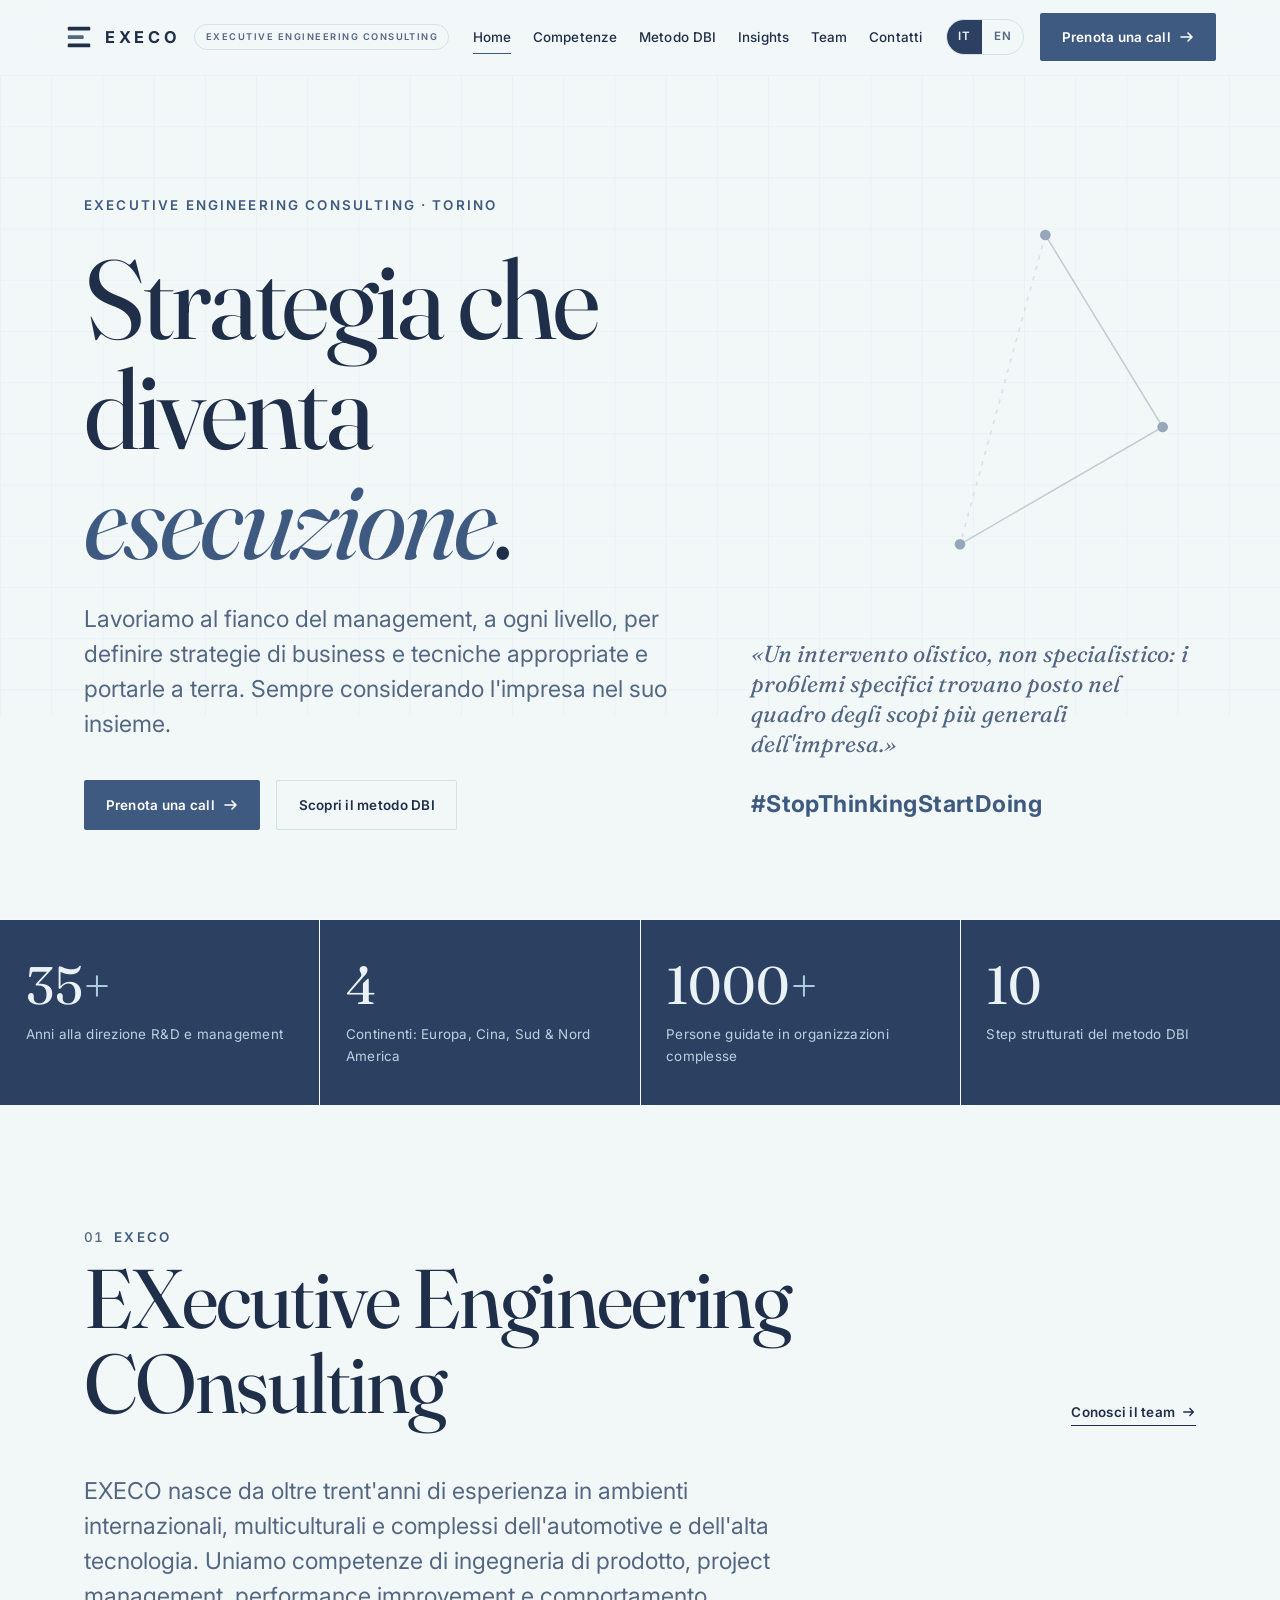
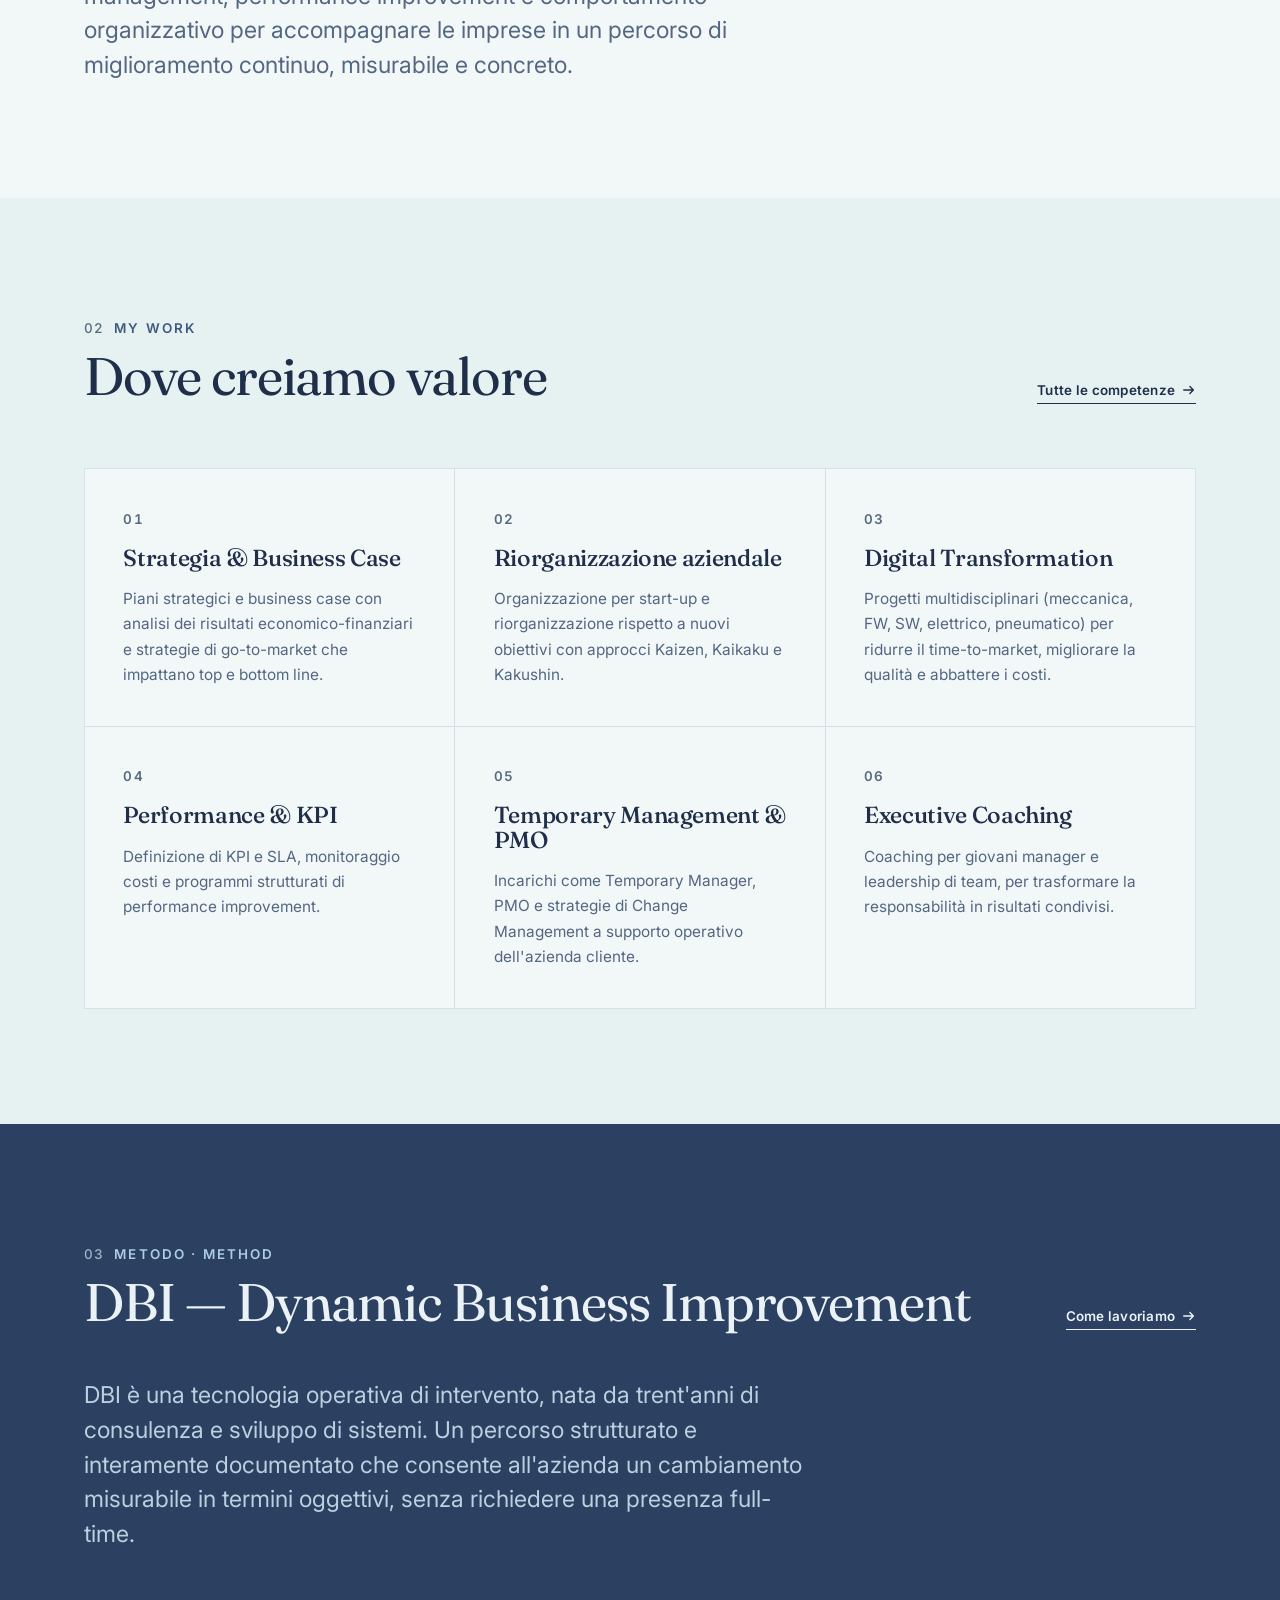
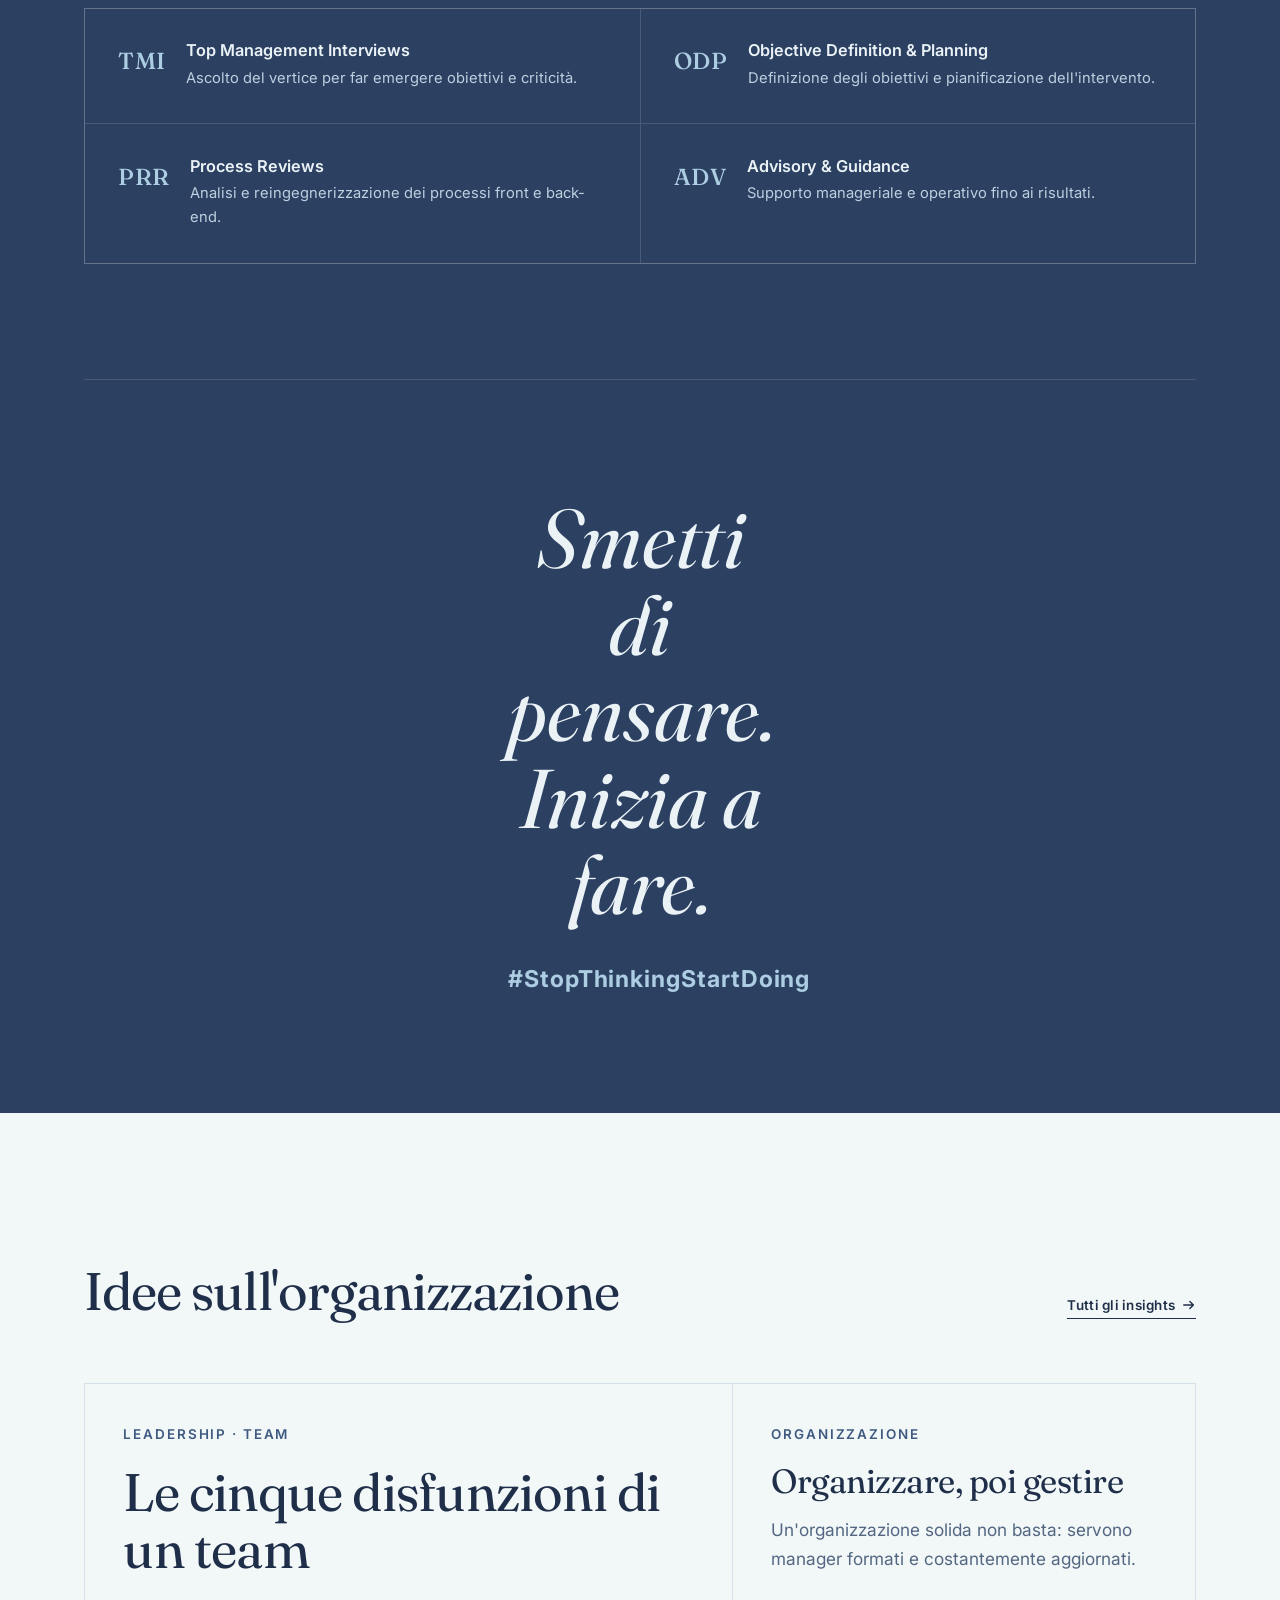
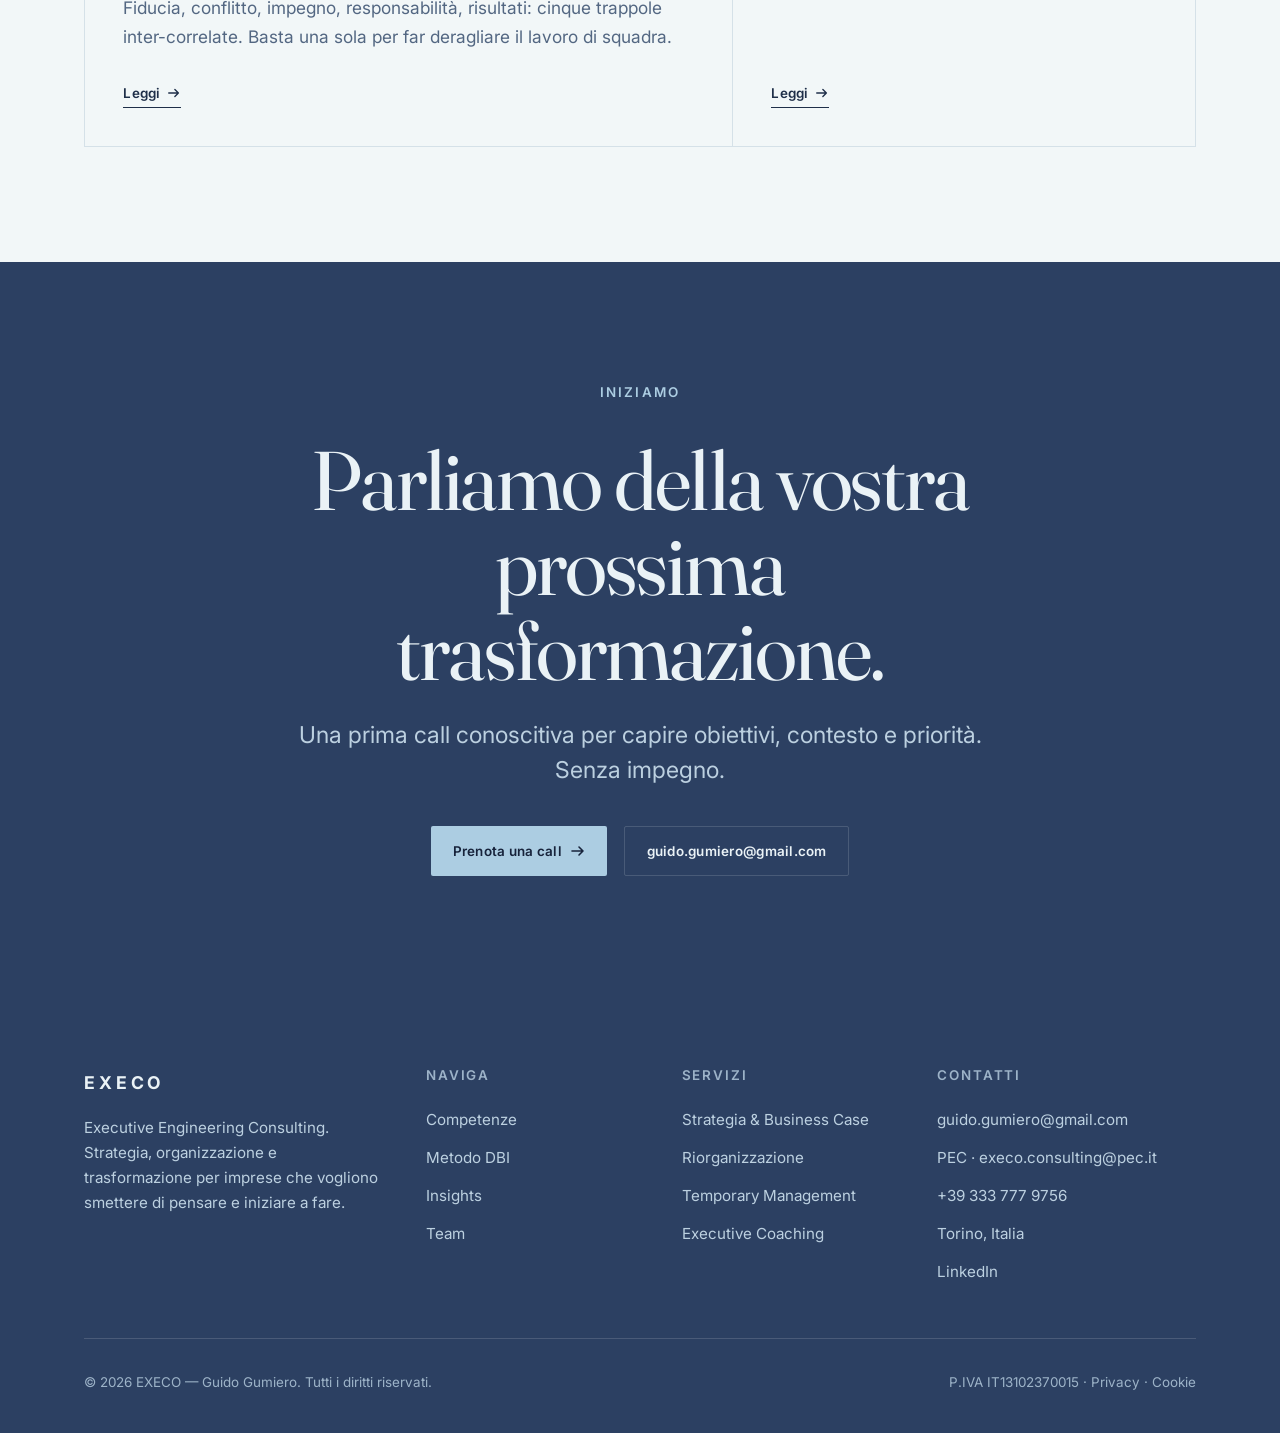
<file: index.html>
<!doctype html>
<html lang="it" data-lang="it">
<head>
  <meta charset="utf-8">
  <meta name="viewport" content="width=device-width, initial-scale=1">
  <title>EXECO — Executive Engineering Consulting · Torino</title>
  <meta name="description" content="EXECO — Executive Engineering Consulting di Guido Gumiero. Strategia, organizzazione e trasformazione per imprese industriali e tecnologiche. Torino, Italia.">
  <link rel="preconnect" href="https://fonts.googleapis.com">
  <link rel="preconnect" href="https://fonts.gstatic.com" crossorigin>
  <link rel="icon" href="data:image/svg+xml,%3Csvg xmlns='http://www.w3.org/2000/svg' viewBox='0 0 32 32'%3E%3Crect x='4' y='5' width='24' height='4' rx='1' fill='%232c4062'/%3E%3Crect x='4' y='14' width='17' height='4' rx='1' fill='%23536782'/%3E%3Crect x='4' y='23' width='24' height='4' rx='1' fill='%232c4062'/%3E%3C/svg%3E">
  <link rel="stylesheet" href="assets/css/styles.css">
</head>
<body>
  <header class="site-header" id="site-header"></header>

  <main>
    <!-- HERO -->
    <section class="hero">
      <svg class="blueprint" viewBox="0 0 1200 600" preserveAspectRatio="xMidYMid slice" aria-hidden="true">
        <defs>
          <pattern id="grid" width="48" height="48" patternUnits="userSpaceOnUse">
            <path d="M48 0H0V48" fill="none" stroke="#2c4062" stroke-width="1" opacity="0.10"/>
          </pattern>
        </defs>
        <rect width="1200" height="600" fill="url(#grid)"/>
        <circle cx="980" cy="150" r="5" fill="#3f5a80"/>
        <circle cx="1090" cy="330" r="5" fill="#3f5a80"/>
        <circle cx="900" cy="440" r="5" fill="#3f5a80"/>
        <path d="M980 150 L1090 330 L900 440" fill="none" stroke="#3f5a80" stroke-width="1.4" opacity="0.55"/>
        <path d="M980 150 L900 440" fill="none" stroke="#3f5a80" stroke-width="1.4" opacity="0.28" stroke-dasharray="4 6"/>
      </svg>

      <div class="wrap hero-grid">
        <div>
          <span class="eyebrow no-num" data-reveal>Executive Engineering Consulting · Torino</span>
          <h1 class="h-hero" data-reveal data-delay="1">
            <span data-lang="it">Strategia che diventa <em class="hl">esecuzione</em>.</span>
            <span data-lang="en">Strategy that becomes <em class="hl">execution</em>.</span>
          </h1>
          <p class="lead" data-reveal data-delay="2">
            <span data-lang="it">Lavoriamo al fianco del management, a ogni livello, per definire strategie di business e tecniche appropriate e portarle a terra. Sempre considerando l'impresa nel suo insieme.</span>
            <span data-lang="en">We work alongside management, at every level, to define the right business and technical strategies, and drive their implementation. Always looking at the company as a whole.</span>
          </p>
          <div class="hero-cta" data-reveal data-delay="3">
            <a class="btn btn-primary" href="contact.html">
              <span data-lang="it">Prenota una call</span><span data-lang="en">Book a call</span>
              <svg viewBox="0 0 16 16" fill="none" aria-hidden="true"><path d="M2 8h11M9 4l4 4-4 4" stroke="currentColor" stroke-width="1.6" stroke-linecap="round" stroke-linejoin="round"/></svg>
            </a>
            <a class="btn btn-outline" href="approach.html">
              <span data-lang="it">Scopri il metodo DBI</span><span data-lang="en">Discover the DBI method</span>
            </a>
          </div>
        </div>
        <div class="hero-side" data-reveal data-delay="2">
          <p class="hero-statement">
            <span data-lang="it">«Un intervento olistico, non specialistico: i problemi specifici trovano posto nel quadro degli scopi più generali dell'impresa.»</span>
            <span data-lang="en">“A holistic intervention, not a specialist one: specific problems are placed within the framework of the company's broader purpose.”</span>
          </p>
          <p class="hero-hash">#StopThinkingStartDoing</p>
        </div>
      </div>
    </section>

    <!-- METRICS -->
    <section aria-label="EXECO in numbers">
      <div class="metrics">
        <div class="metric" data-reveal>
          <div class="num">35<span class="u">+</span></div>
          <div class="lbl"><span data-lang="it">Anni alla direzione R&amp;D e management</span><span data-lang="en">Years in R&amp;D and management leadership</span></div>
        </div>
        <div class="metric" data-reveal data-delay="1">
          <div class="num">4</div>
          <div class="lbl"><span data-lang="it">Continenti: Europa, Cina, Sud &amp; Nord America</span><span data-lang="en">Continents: Europe, China, South &amp; North America</span></div>
        </div>
        <div class="metric" data-reveal data-delay="2">
          <div class="num">1000<span class="u">+</span></div>
          <div class="lbl"><span data-lang="it">Persone guidate in organizzazioni complesse</span><span data-lang="en">People led across complex organisations</span></div>
        </div>
        <div class="metric" data-reveal data-delay="3">
          <div class="num">10</div>
          <div class="lbl"><span data-lang="it">Step strutturati del metodo DBI</span><span data-lang="en">Structured steps in the DBI method</span></div>
        </div>
      </div>
    </section>

    <!-- POSITIONING -->
    <section class="section">
      <div class="wrap">
        <div class="sec-head split">
          <div>
            <span class="eyebrow" data-num="01" data-reveal>EXECO</span>
            <h2 class="h-1" data-reveal data-delay="1">
              <span data-lang="it">EXecutive Engineering COnsulting</span>
              <span data-lang="en">EXecutive Engineering COnsulting</span>
            </h2>
          </div>
          <a class="link-arrow" href="about.html" data-reveal data-delay="2">
            <span data-lang="it">Conosci il team</span><span data-lang="en">Meet the team</span>
            <svg viewBox="0 0 16 16" fill="none" aria-hidden="true"><path d="M2 8h11M9 4l4 4-4 4" stroke="currentColor" stroke-width="1.6" stroke-linecap="round" stroke-linejoin="round"/></svg>
          </a>
        </div>
        <div class="mt-3" style="max-width:64ch">
          <p class="lead" data-reveal>
            <span data-lang="it">EXECO nasce da oltre trent'anni di esperienza in ambienti internazionali, multiculturali e complessi dell'automotive e dell'alta tecnologia. Uniamo competenze di ingegneria di prodotto, project management, performance improvement e comportamento organizzativo per accompagnare le imprese in un percorso di miglioramento continuo, misurabile e concreto.</span>
            <span data-lang="en">EXECO is built on more than thirty years of experience in international, multicultural and complex environments across automotive and high tech. We combine product engineering, project management, performance improvement and organisational behaviour to guide companies through a continuous, measurable and concrete improvement journey.</span>
          </p>
        </div>
      </div>
    </section>

    <!-- EXPERTISE -->
    <section class="section paper-2" id="expertise">
      <div class="wrap">
        <div class="sec-head split">
          <div>
            <span class="eyebrow" data-num="02" data-reveal>My Work</span>
            <h2 class="h-2" data-reveal data-delay="1">
              <span data-lang="it">Dove creiamo valore</span>
              <span data-lang="en">Where we create value</span>
            </h2>
          </div>
          <a class="link-arrow" href="expertise.html" data-reveal data-delay="2">
            <span data-lang="it">Tutte le competenze</span><span data-lang="en">All expertise</span>
            <svg viewBox="0 0 16 16" fill="none" aria-hidden="true"><path d="M2 8h11M9 4l4 4-4 4" stroke="currentColor" stroke-width="1.6" stroke-linecap="round" stroke-linejoin="round"/></svg>
          </a>
        </div>

        <div class="grid-3">
          <article class="cell" data-reveal>
            <span class="idx">01</span>
            <h3><span data-lang="it">Strategia &amp; Business Case</span><span data-lang="en">Strategy &amp; Business Cases</span></h3>
            <p><span data-lang="it">Piani strategici e business case con analisi dei risultati economico-finanziari e strategie di go-to-market che impattano top e bottom line.</span><span data-lang="en">Strategic plans and business cases with economic-financial analysis, and go-to-market strategies that impact both top and bottom line.</span></p>
          </article>
          <article class="cell" data-reveal data-delay="1">
            <span class="idx">02</span>
            <h3><span data-lang="it">Riorganizzazione aziendale</span><span data-lang="en">Corporate Re-organisation</span></h3>
            <p><span data-lang="it">Organizzazione per start-up e riorganizzazione rispetto a nuovi obiettivi con approcci Kaizen, Kaikaku e Kakushin.</span><span data-lang="en">Organisation for start-ups and re-organisation around new goals, using Kaizen, Kaikaku and Kakushin approaches.</span></p>
          </article>
          <article class="cell" data-reveal data-delay="2">
            <span class="idx">03</span>
            <h3><span data-lang="it">Digital Transformation</span><span data-lang="en">Digital Transformation</span></h3>
            <p><span data-lang="it">Progetti multidisciplinari (meccanica, FW, SW, elettrico, pneumatico) per ridurre il time-to-market, migliorare la qualità e abbattere i costi.</span><span data-lang="en">Multidisciplinary projects (mechanics, FW, SW, electrical, pneumatic) to cut time-to-market, improve quality and reduce cost.</span></p>
          </article>
          <article class="cell" data-reveal>
            <span class="idx">04</span>
            <h3><span data-lang="it">Performance &amp; KPI</span><span data-lang="en">Performance &amp; KPI</span></h3>
            <p><span data-lang="it">Definizione di KPI e SLA, monitoraggio costi e programmi strutturati di performance improvement.</span><span data-lang="en">Defining KPIs and SLAs, cost monitoring and structured performance-improvement programmes.</span></p>
          </article>
          <article class="cell" data-reveal data-delay="1">
            <span class="idx">05</span>
            <h3><span data-lang="it">Temporary Management &amp; PMO</span><span data-lang="en">Temporary Management &amp; PMO</span></h3>
            <p><span data-lang="it">Incarichi come Temporary Manager, PMO e strategie di Change Management a supporto operativo dell'azienda cliente.</span><span data-lang="en">Temporary Manager assignments, PMO and Change Management strategies with hands-on operational support.</span></p>
          </article>
          <article class="cell" data-reveal data-delay="2">
            <span class="idx">06</span>
            <h3><span data-lang="it">Executive Coaching</span><span data-lang="en">Executive Coaching</span></h3>
            <p><span data-lang="it">Coaching per giovani manager e leadership di team, per trasformare la responsabilità in risultati condivisi.</span><span data-lang="en">Coaching for young managers and team leadership, turning accountability into shared results.</span></p>
          </article>
        </div>
      </div>
    </section>

    <!-- DBI METHOD TEASER -->
    <section class="section ink">
      <div class="wrap">
        <div class="sec-head split">
          <div>
            <span class="eyebrow" data-num="03" data-reveal>Metodo · Method</span>
            <h2 class="h-2" data-reveal data-delay="1">DBI — Dynamic Business Improvement</h2>
          </div>
          <a class="link-arrow" href="approach.html" data-reveal data-delay="2">
            <span data-lang="it">Come lavoriamo</span><span data-lang="en">How we work</span>
            <svg viewBox="0 0 16 16" fill="none" aria-hidden="true"><path d="M2 8h11M9 4l4 4-4 4" stroke="currentColor" stroke-width="1.6" stroke-linecap="round" stroke-linejoin="round"/></svg>
          </a>
        </div>
        <div class="mt-3" style="max-width:66ch">
          <p class="lead" data-reveal>
            <span data-lang="it">DBI è una tecnologia operativa di intervento, nata da trent'anni di consulenza e sviluppo di sistemi. Un percorso strutturato e interamente documentato che consente all'azienda un cambiamento misurabile in termini oggettivi, senza richiedere una presenza full-time.</span>
            <span data-lang="en">DBI is an operational intervention technology, born from thirty years of consulting and systems development. A structured, fully documented path that gives the company measurable change in objective terms, without requiring full-time presence.</span>
          </p>
        </div>
        <div class="steps" style="margin-top:clamp(2.5rem,5vw,3.5rem)">
          <div class="step" data-reveal><div class="code">TMI</div><div><h4>Top Management Interviews</h4><p><span data-lang="it">Ascolto del vertice per far emergere obiettivi e criticità.</span><span data-lang="en">Listening to leadership to surface goals and critical issues.</span></p></div></div>
          <div class="step" data-reveal data-delay="1"><div class="code">ODP</div><div><h4>Objective Definition &amp; Planning</h4><p><span data-lang="it">Definizione degli obiettivi e pianificazione dell'intervento.</span><span data-lang="en">Defining objectives and planning the intervention.</span></p></div></div>
          <div class="step" data-reveal><div class="code">PRR</div><div><h4>Process Reviews</h4><p><span data-lang="it">Analisi e reingegnerizzazione dei processi front e back-end.</span><span data-lang="en">Reviewing and re-engineering front- and back-end processes.</span></p></div></div>
          <div class="step" data-reveal data-delay="1"><div class="code">ADV</div><div><h4>Advisory &amp; Guidance</h4><p><span data-lang="it">Supporto manageriale e operativo fino ai risultati.</span><span data-lang="en">Managerial and operational support, all the way to results.</span></p></div></div>
        </div>
      </div>
    </section>

    <!-- MANIFESTO -->
    <section class="section ink" style="padding-top:0">
      <div class="wrap">
        <hr class="divider" style="background:var(--line-ink); margin-bottom:clamp(4rem,9vw,8rem)">
        <div class="manifesto" data-reveal>
          <p class="q">
            <span data-lang="it">Smetti di pensare.<br>Inizia a fare.</span>
            <span data-lang="en">Stop thinking.<br>Start doing.</span>
          </p>
          <span class="hash">#StopThinkingStartDoing</span>
        </div>
      </div>
    </section>

    <!-- INSIGHTS -->
    <section class="section">
      <div class="wrap">
        <div class="sec-head split">
          <div>
            <span class="eyebrow" data-num="04" data-reveal>Insights</span>
            <h2 class="h-2" data-reveal data-delay="1">
              <span data-lang="it">Idee sull'organizzazione</span>
              <span data-lang="en">Ideas on organisation</span>
            </h2>
          </div>
          <a class="link-arrow" href="insights.html" data-reveal data-delay="2">
            <span data-lang="it">Tutti gli insights</span><span data-lang="en">All insights</span>
            <svg viewBox="0 0 16 16" fill="none" aria-hidden="true"><path d="M2 8h11M9 4l4 4-4 4" stroke="currentColor" stroke-width="1.6" stroke-linecap="round" stroke-linejoin="round"/></svg>
          </a>
        </div>

        <div class="insights-grid">
          <a class="insight feat" href="insights.html" data-reveal>
            <span class="kicker"><span data-lang="it">Leadership · Team</span><span data-lang="en">Leadership · Team</span></span>
            <h3><span data-lang="it">Le cinque disfunzioni di un team</span><span data-lang="en">The five dysfunctions of a team</span></h3>
            <p><span data-lang="it">Fiducia, conflitto, impegno, responsabilità, risultati: cinque trappole inter-correlate. Basta una sola per far deragliare il lavoro di squadra.</span><span data-lang="en">Trust, conflict, commitment, accountability, results: five inter-related traps. A single one is enough to derail teamwork.</span></p>
            <span class="tail"><span class="link-arrow"><span data-lang="it">Leggi</span><span data-lang="en">Read</span><svg viewBox="0 0 16 16" fill="none" aria-hidden="true"><path d="M2 8h11M9 4l4 4-4 4" stroke="currentColor" stroke-width="1.6" stroke-linecap="round" stroke-linejoin="round"/></svg></span></span>
          </a>
          <a class="insight" href="insights.html" data-reveal data-delay="1">
            <span class="kicker"><span data-lang="it">Organizzazione</span><span data-lang="en">Organisation</span></span>
            <h3><span data-lang="it">Organizzare, poi gestire</span><span data-lang="en">Organise, then manage</span></h3>
            <p><span data-lang="it">Un'organizzazione solida non basta: servono manager formati e costantemente aggiornati.</span><span data-lang="en">A solid organisation is not enough: you need trained, continuously updated managers.</span></p>
            <span class="tail"><span class="link-arrow"><span data-lang="it">Leggi</span><span data-lang="en">Read</span><svg viewBox="0 0 16 16" fill="none" aria-hidden="true"><path d="M2 8h11M9 4l4 4-4 4" stroke="currentColor" stroke-width="1.6" stroke-linecap="round" stroke-linejoin="round"/></svg></span></span>
          </a>
        </div>
      </div>
    </section>

    <!-- CTA -->
    <section class="section ink cta-band">
      <div class="wrap wrap-narrow">
        <span class="eyebrow no-num" data-reveal><span data-lang="it">Iniziamo</span><span data-lang="en">Let's begin</span></span>
        <h2 class="h-1 mt-2" data-reveal data-delay="1">
          <span data-lang="it">Parliamo della vostra prossima trasformazione.</span>
          <span data-lang="en">Let's talk about your next transformation.</span>
        </h2>
        <p class="lead" data-reveal data-delay="2">
          <span data-lang="it">Una prima call conoscitiva per capire obiettivi, contesto e priorità. Senza impegno.</span>
          <span data-lang="en">A first introductory call to understand your goals, context and priorities. No commitment.</span>
        </p>
        <div class="actions" data-reveal data-delay="3">
          <a class="btn btn-primary" href="contact.html">
            <span data-lang="it">Prenota una call</span><span data-lang="en">Book a call</span>
            <svg viewBox="0 0 16 16" fill="none" aria-hidden="true"><path d="M2 8h11M9 4l4 4-4 4" stroke="currentColor" stroke-width="1.6" stroke-linecap="round" stroke-linejoin="round"/></svg>
          </a>
          <a class="btn btn-outline" href="mailto:guido.gumiero@gmail.com">guido.gumiero@gmail.com</a>
        </div>
      </div>
    </section>
  </main>

  <footer class="site-footer" id="site-footer"></footer>
  <script src="assets/js/main.js"></script>
</body>
</html>
</file>
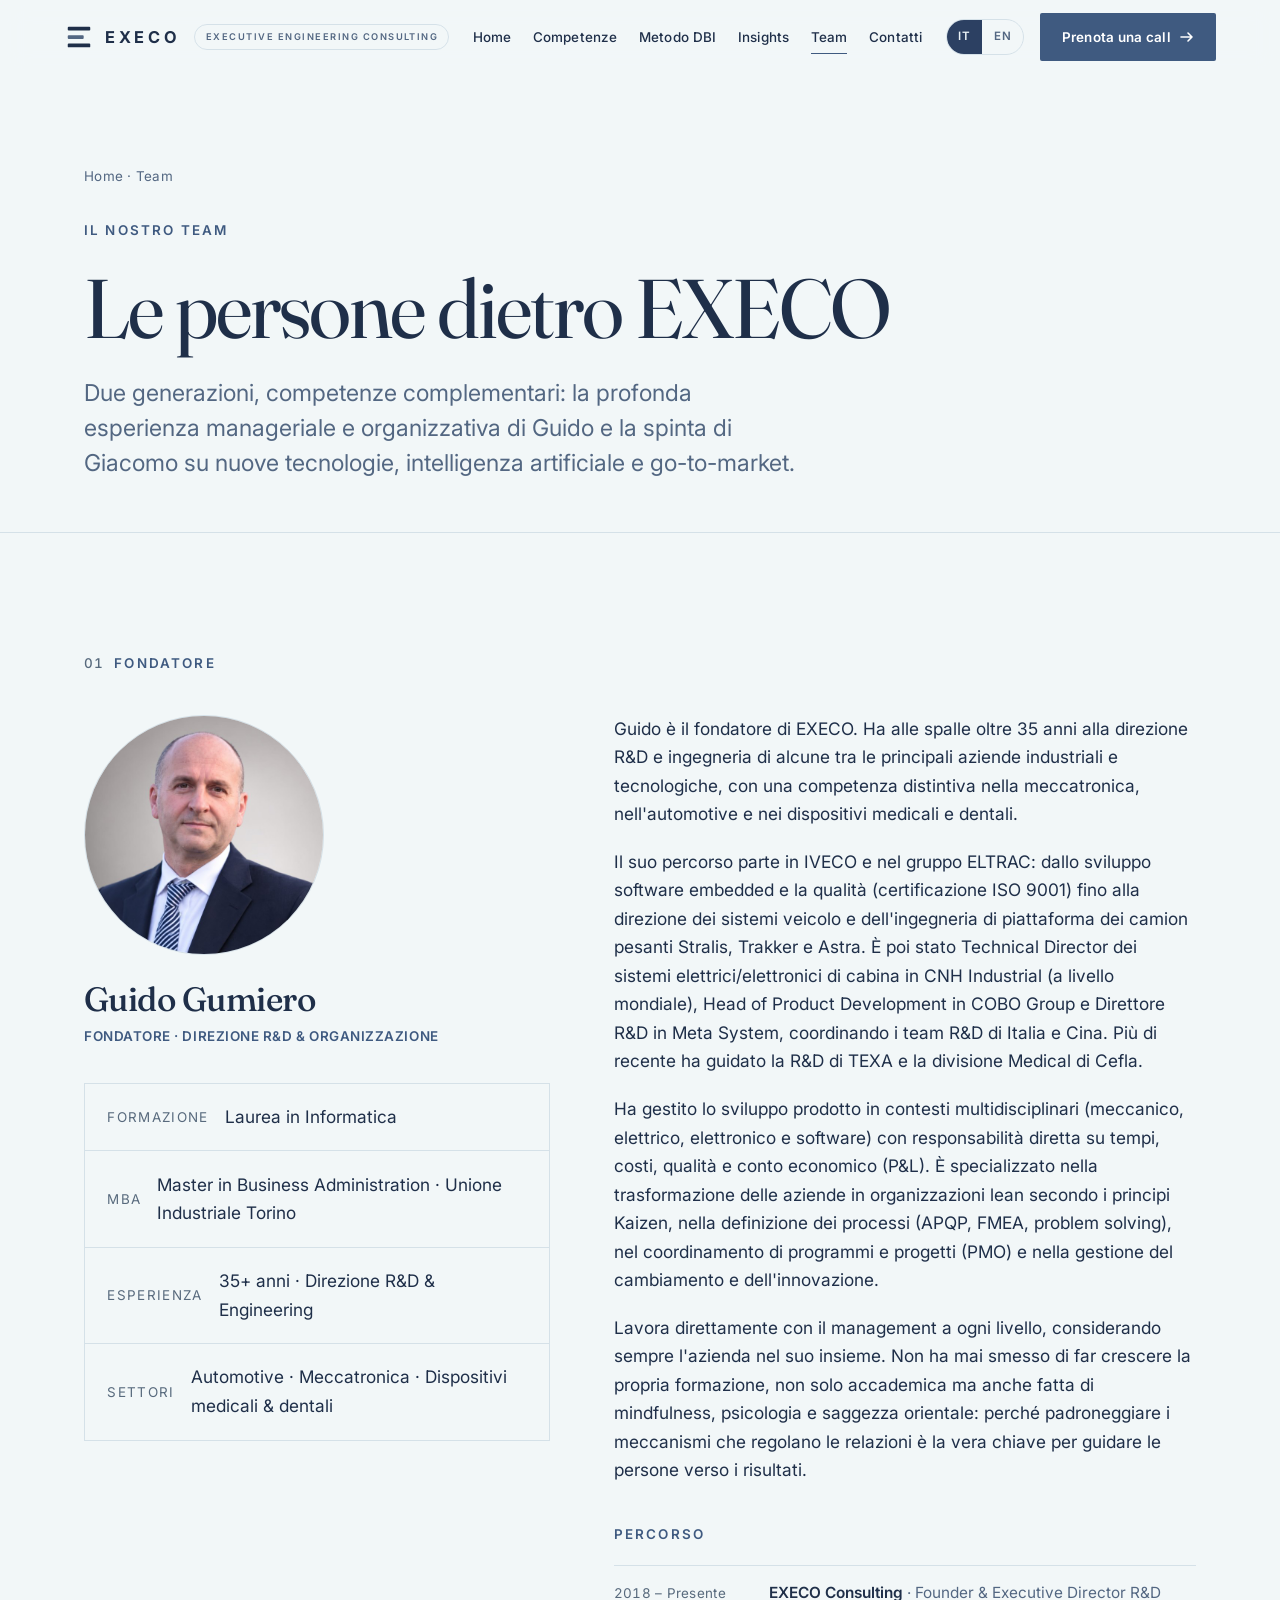
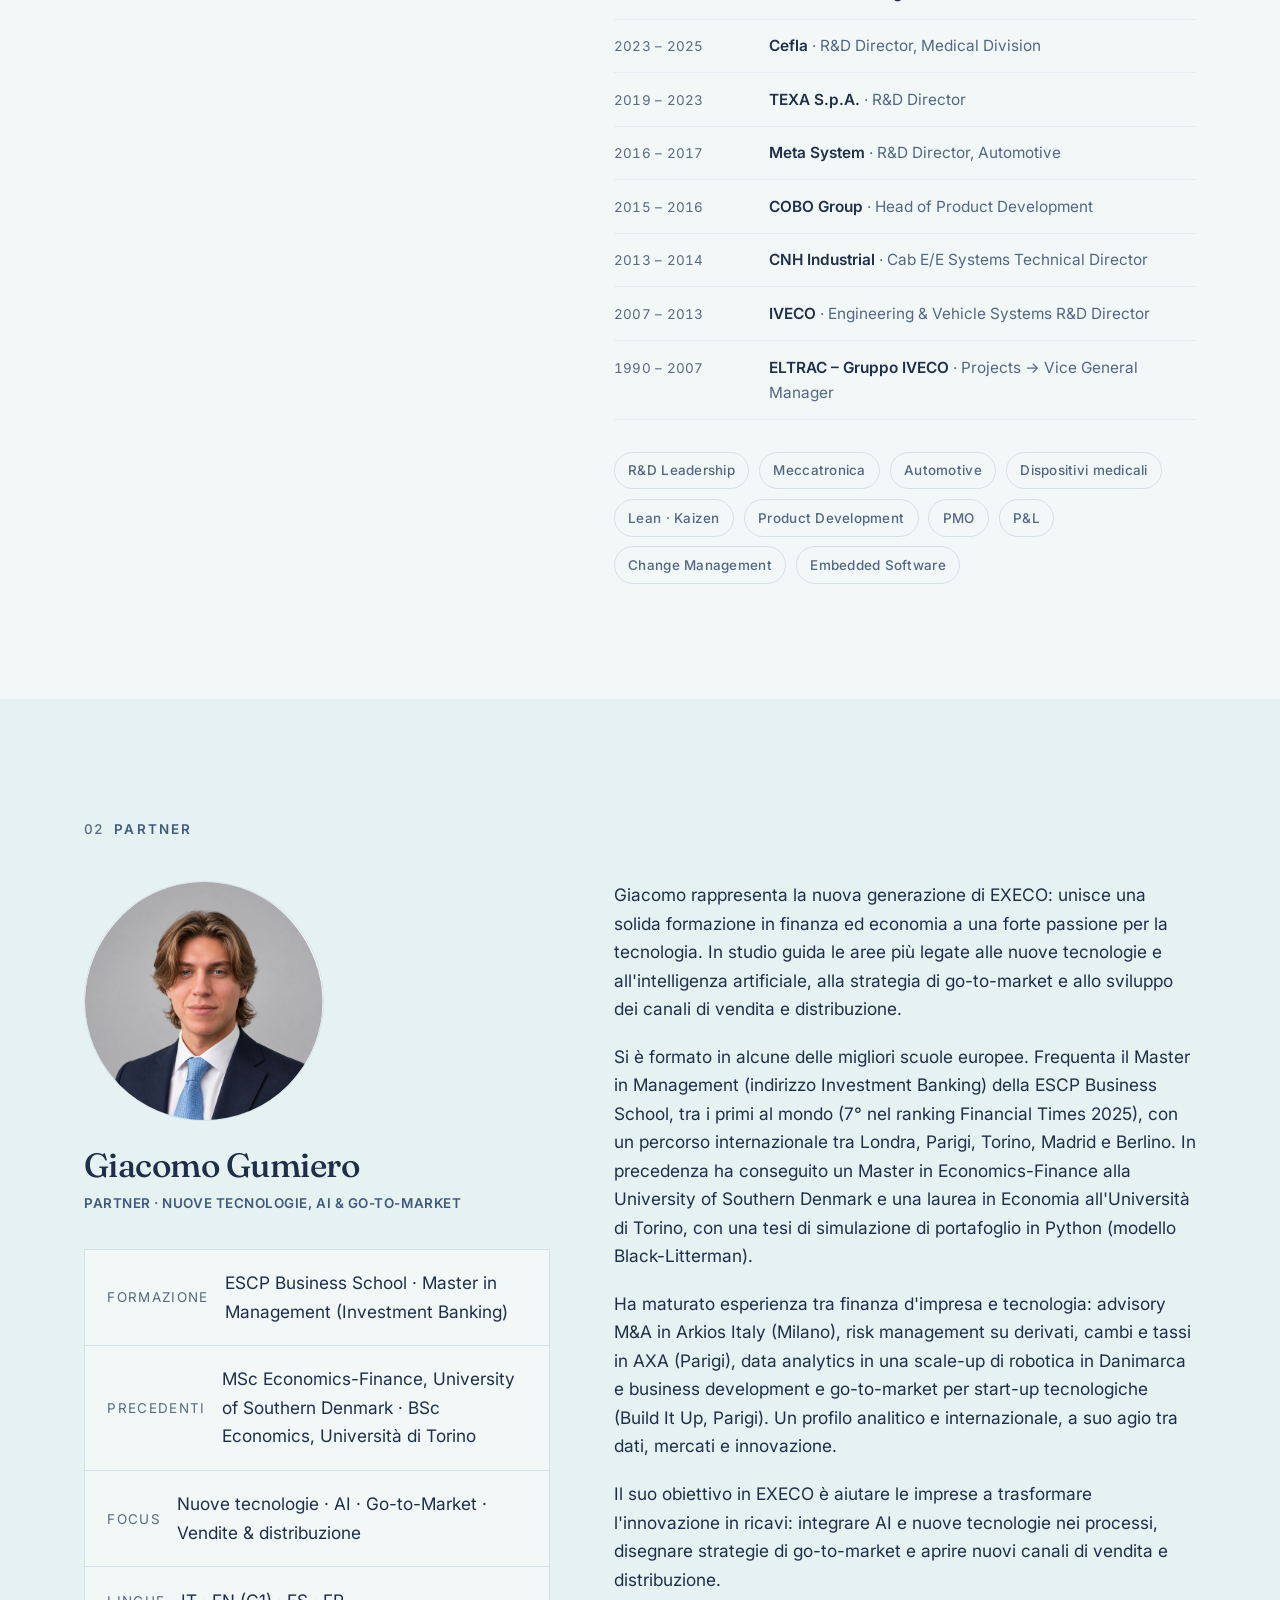
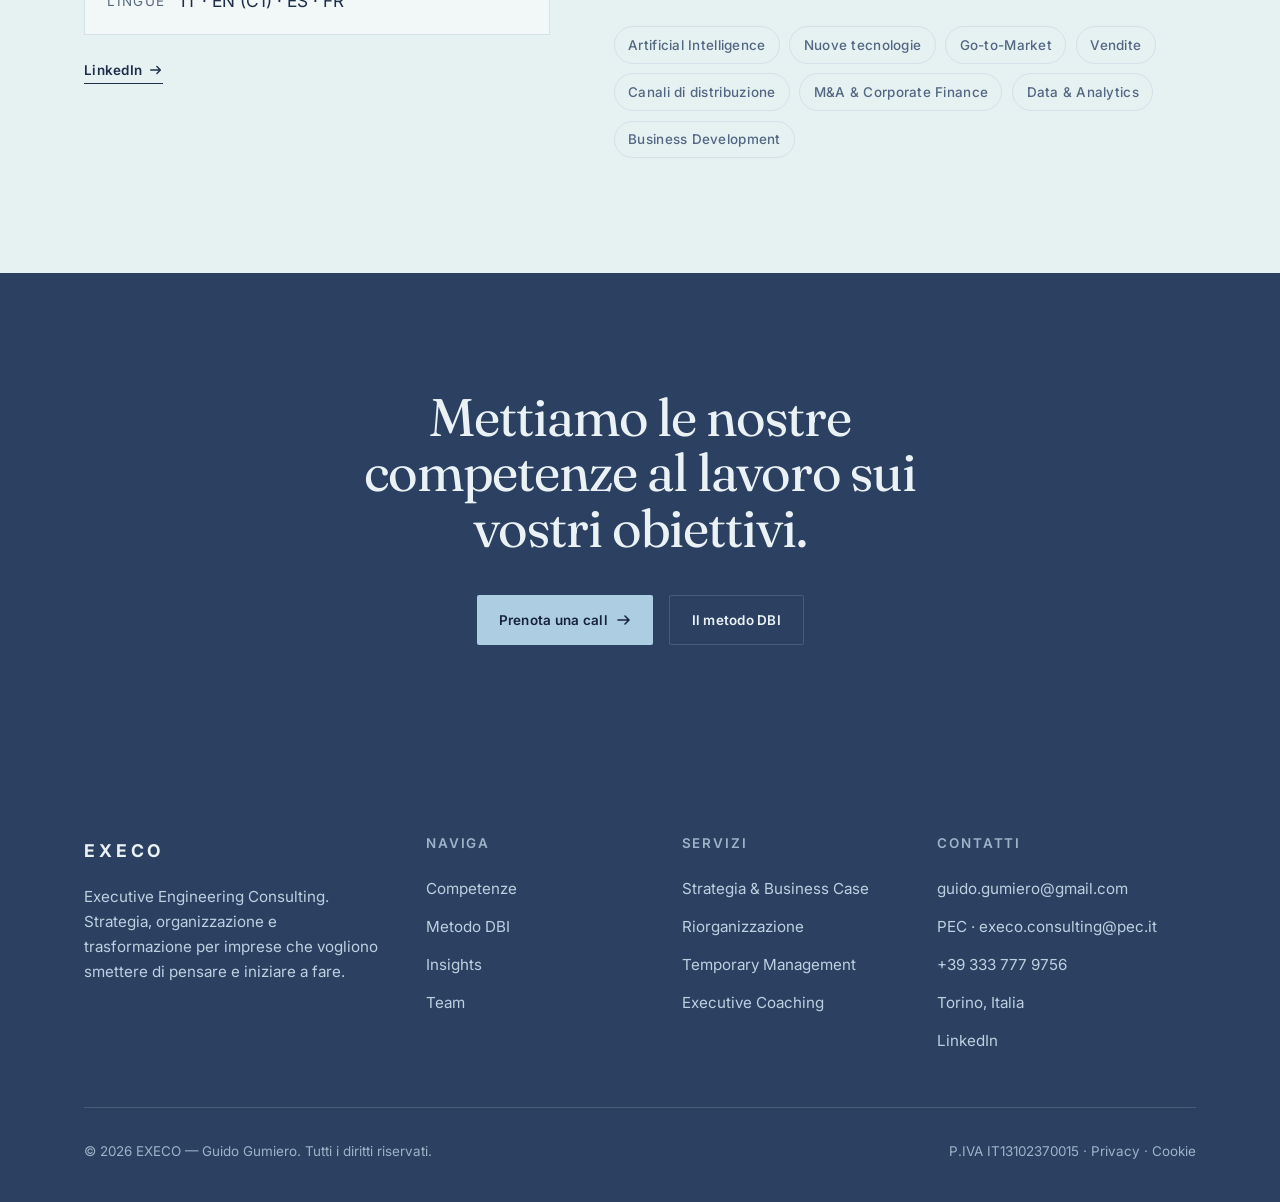
<file: about.html>
<!doctype html>
<html lang="it" data-lang="it">
<head>
  <meta charset="utf-8">
  <meta name="viewport" content="width=device-width, initial-scale=1">
  <title>Team · EXECO – Guido & Giacomo Gumiero</title>
  <meta name="description" content="Il team di EXECO: Guido Gumiero, fondatore, con oltre trent'anni di esperienza in management e organizzazione, e Giacomo Gumiero, focus su nuove tecnologie, AI, go-to-market e canali di vendita e distribuzione.">
  <link rel="preconnect" href="https://fonts.googleapis.com">
  <link rel="preconnect" href="https://fonts.gstatic.com" crossorigin>
  <link rel="icon" href="data:image/svg+xml,%3Csvg xmlns='http://www.w3.org/2000/svg' viewBox='0 0 32 32'%3E%3Crect x='4' y='5' width='24' height='4' rx='1' fill='%232c4062'/%3E%3Crect x='4' y='14' width='17' height='4' rx='1' fill='%23536782'/%3E%3Crect x='4' y='23' width='24' height='4' rx='1' fill='%232c4062'/%3E%3C/svg%3E">
  <link rel="stylesheet" href="assets/css/styles.css">
</head>
<body>
  <header class="site-header" id="site-header"></header>

  <main>
    <!-- PAGE HEAD -->
    <section class="page-head">
      <div class="wrap">
        <p class="breadcrumb" data-reveal><a href="index.html">Home</a> · Team</p>
        <span class="eyebrow no-num mt-2" data-reveal data-delay="1"><span data-lang="it">Il nostro team</span><span data-lang="en">Our team</span></span>
        <h1 class="h-1" data-reveal data-delay="2">
          <span data-lang="it">Le persone dietro EXECO</span>
          <span data-lang="en">The people behind EXECO</span>
        </h1>
        <p class="lead" data-reveal data-delay="3">
          <span data-lang="it">Due generazioni, competenze complementari: la profonda esperienza manageriale e organizzativa di Guido e la spinta di Giacomo su nuove tecnologie, intelligenza artificiale e go-to-market.</span>
          <span data-lang="en">Two generations, complementary skills: Guido's deep managerial and organisational experience and Giacomo's drive on new technologies, artificial intelligence and go-to-market.</span>
        </p>
      </div>
    </section>

    <hr class="divider">

    <!-- MEMBER 01 – GUIDO -->
    <section class="section">
      <div class="wrap">
        <span class="eyebrow" data-num="01" data-reveal><span data-lang="it">Fondatore</span><span data-lang="en">Founder</span></span>
        <div class="about-grid" style="margin-top:clamp(1.5rem,3vw,2.5rem)">
          <div data-reveal>
            <img class="avatar" src="assets/img/guido-gumiero.jpg" width="240" height="240"
                 alt="Guido Gumiero, fondatore di EXECO">
            <div class="member-id">
              <h2>Guido Gumiero</h2>
              <p class="member-role"><span data-lang="it">Fondatore · Direzione R&amp;D &amp; Organizzazione</span><span data-lang="en">Founder · R&amp;D &amp; Organisation Leadership</span></p>
            </div>
            <div class="credentials">
              <div class="cr"><span class="k"><span data-lang="it">Formazione</span><span data-lang="en">Education</span></span><span><span data-lang="it">Laurea in Informatica</span><span data-lang="en">Degree in Information Technology</span></span></div>
              <div class="cr"><span class="k">MBA</span><span>Master in Business Administration · Unione Industriale Torino</span></div>
              <div class="cr"><span class="k"><span data-lang="it">Esperienza</span><span data-lang="en">Experience</span></span><span><span data-lang="it">35+ anni · Direzione R&amp;D &amp; Engineering</span><span data-lang="en">35+ years · R&amp;D &amp; Engineering leadership</span></span></div>
              <div class="cr"><span class="k"><span data-lang="it">Settori</span><span data-lang="en">Sectors</span></span><span><span data-lang="it">Automotive · Meccatronica · Dispositivi medicali &amp; dentali</span><span data-lang="en">Automotive · Mechatronics · Medical &amp; dental devices</span></span></div>
            </div>
          </div>

          <div class="bio" data-reveal data-delay="1">
            <p><span data-lang="it">Guido è il fondatore di EXECO. Ha alle spalle oltre 35 anni alla direzione R&amp;D e ingegneria di alcune tra le principali aziende industriali e tecnologiche, con una competenza distintiva nella meccatronica, nell'automotive e nei dispositivi medicali e dentali.</span><span data-lang="en">Guido is the founder of EXECO. He brings over 35 years leading R&amp;D and engineering across some of the foremost industrial and technology companies, with distinctive expertise in mechatronics, automotive, and medical and dental devices.</span></p>
            <p><span data-lang="it">Il suo percorso parte in IVECO e nel gruppo ELTRAC: dallo sviluppo software embedded e la qualità (certificazione ISO 9001) fino alla direzione dei sistemi veicolo e dell'ingegneria di piattaforma dei camion pesanti Stralis, Trakker e Astra. È poi stato Technical Director dei sistemi elettrici/elettronici di cabina in CNH Industrial (a livello mondiale), Head of Product Development in COBO Group e Direttore R&amp;D in Meta System, coordinando i team R&amp;D di Italia e Cina. Più di recente ha guidato la R&amp;D di TEXA e la divisione Medical di Cefla.</span><span data-lang="en">His path began at IVECO and the ELTRAC group: from embedded software development and quality (ISO 9001 certification) to leading vehicle systems and platform engineering for the Stralis, Trakker and Astra heavy trucks. He then served as Technical Director for cabin electrical/electronic systems at CNH Industrial (worldwide), Head of Product Development at COBO Group and R&amp;D Director at Meta System, coordinating R&amp;D teams in Italy and China. More recently he led R&amp;D at TEXA and Cefla's Medical Division.</span></p>
            <p><span data-lang="it">Ha gestito lo sviluppo prodotto in contesti multidisciplinari (meccanico, elettrico, elettronico e software) con responsabilità diretta su tempi, costi, qualità e conto economico (P&amp;L). È specializzato nella trasformazione delle aziende in organizzazioni lean secondo i principi Kaizen, nella definizione dei processi (APQP, FMEA, problem solving), nel coordinamento di programmi e progetti (PMO) e nella gestione del cambiamento e dell'innovazione.</span><span data-lang="en">He has managed product development in multidisciplinary settings (mechanical, electrical, electronic and software) with direct ownership of timing, cost, quality and P&amp;L. He specialises in transforming companies into lean organisations along Kaizen principles, in process definition (APQP, FMEA, problem solving), in program and project coordination (PMO), and in change and innovation management.</span></p>
            <p><span data-lang="it">Lavora direttamente con il management a ogni livello, considerando sempre l'azienda nel suo insieme. Non ha mai smesso di far crescere la propria formazione, non solo accademica ma anche fatta di mindfulness, psicologia e saggezza orientale: perché padroneggiare i meccanismi che regolano le relazioni è la vera chiave per guidare le persone verso i risultati.</span><span data-lang="en">He works directly with management at every level, always considering the company as a whole. He has never stopped growing his education, academic but also grounded in mindfulness, psychology and oriental wisdom: because mastering the mechanisms that govern relationships is the true key to leading people to results.</span></p>

            <span class="eyebrow no-num" style="margin-top:2.4rem; display:inline-flex"><span data-lang="it">Percorso</span><span data-lang="en">Career</span></span>
            <div class="track">
              <div class="track-row"><span class="yr">2018 – <span data-lang="it">Presente</span><span data-lang="en">Present</span></span><span class="rl"><strong>EXECO Consulting</strong> · Founder &amp; Executive Director R&amp;D</span></div>
              <div class="track-row"><span class="yr">2023 – 2025</span><span class="rl"><strong>Cefla</strong> · R&amp;D Director, Medical Division</span></div>
              <div class="track-row"><span class="yr">2019 – 2023</span><span class="rl"><strong>TEXA S.p.A.</strong> · R&amp;D Director</span></div>
              <div class="track-row"><span class="yr">2016 – 2017</span><span class="rl"><strong>Meta System</strong> · R&amp;D Director, Automotive</span></div>
              <div class="track-row"><span class="yr">2015 – 2016</span><span class="rl"><strong>COBO Group</strong> · Head of Product Development</span></div>
              <div class="track-row"><span class="yr">2013 – 2014</span><span class="rl"><strong>CNH Industrial</strong> · Cab E/E Systems Technical Director</span></div>
              <div class="track-row"><span class="yr">2007 – 2013</span><span class="rl"><strong>IVECO</strong> · Engineering &amp; Vehicle Systems R&amp;D Director</span></div>
              <div class="track-row"><span class="yr">1990 – 2007</span><span class="rl"><strong>ELTRAC – Gruppo IVECO</strong> · Projects → Vice General Manager</span></div>
            </div>

            <div class="tags">
              <span class="tag">R&amp;D Leadership</span>
              <span class="tag"><span data-lang="it">Meccatronica</span><span data-lang="en">Mechatronics</span></span>
              <span class="tag">Automotive</span>
              <span class="tag"><span data-lang="it">Dispositivi medicali</span><span data-lang="en">Medical Devices</span></span>
              <span class="tag">Lean · Kaizen</span>
              <span class="tag">Product Development</span>
              <span class="tag">PMO</span>
              <span class="tag">P&amp;L</span>
              <span class="tag">Change Management</span>
              <span class="tag">Embedded Software</span>
            </div>
          </div>
        </div>
      </div>
    </section>

    <!-- MEMBER 02 – GIACOMO -->
    <section class="section paper-2">
      <div class="wrap">
        <span class="eyebrow" data-num="02" data-reveal>Partner</span>
        <div class="about-grid" style="margin-top:clamp(1.5rem,3vw,2.5rem)">
          <div data-reveal>
            <img class="avatar" src="assets/img/giacomo-gumiero.jpg" width="240" height="240"
                 alt="Giacomo Gumiero, partner EXECO, nuove tecnologie, AI e go-to-market">
            <div class="member-id">
              <h2>Giacomo Gumiero</h2>
              <p class="member-role"><span data-lang="it">Partner · Nuove tecnologie, AI &amp; Go-to-Market</span><span data-lang="en">Partner · New Technologies, AI &amp; Go-to-Market</span></p>
            </div>
            <div class="credentials">
              <div class="cr"><span class="k"><span data-lang="it">Formazione</span><span data-lang="en">Education</span></span><span>ESCP Business School · Master in Management (Investment Banking)</span></div>
              <div class="cr"><span class="k"><span data-lang="it">Precedenti</span><span data-lang="en">Previously</span></span><span>MSc Economics-Finance, University of Southern Denmark · BSc Economics, Università di Torino</span></div>
              <div class="cr"><span class="k">Focus</span><span><span data-lang="it">Nuove tecnologie · AI · Go-to-Market · Vendite &amp; distribuzione</span><span data-lang="en">New technologies · AI · Go-to-Market · Sales &amp; distribution</span></span></div>
              <div class="cr"><span class="k"><span data-lang="it">Lingue</span><span data-lang="en">Languages</span></span><span>IT · EN (C1) · ES · FR</span></div>
            </div>
            <div class="member-links">
              <a class="link-arrow" href="https://www.linkedin.com/in/gumiero-giacomo/" target="_blank" rel="noopener">
                LinkedIn
                <svg viewBox="0 0 16 16" fill="none" aria-hidden="true"><path d="M2 8h11M9 4l4 4-4 4" stroke="currentColor" stroke-width="1.6" stroke-linecap="round" stroke-linejoin="round"/></svg>
              </a>
            </div>
          </div>

          <div class="bio" data-reveal data-delay="1">
            <p><span data-lang="it">Giacomo rappresenta la nuova generazione di EXECO: unisce una solida formazione in finanza ed economia a una forte passione per la tecnologia. In studio guida le aree più legate alle nuove tecnologie e all'intelligenza artificiale, alla strategia di go-to-market e allo sviluppo dei canali di vendita e distribuzione.</span><span data-lang="en">Giacomo represents the new generation of EXECO: he combines a solid background in finance and economics with a strong passion for technology. At the firm he leads the areas closest to new technologies and artificial intelligence, go-to-market strategy and the development of sales and distribution channels.</span></p>
            <p><span data-lang="it">Si è formato in alcune delle migliori scuole europee. Frequenta il Master in Management (indirizzo Investment Banking) della ESCP Business School, tra i primi al mondo (7° nel ranking Financial Times 2025), con un percorso internazionale tra Londra, Parigi, Torino, Madrid e Berlino. In precedenza ha conseguito un Master in Economics-Finance alla University of Southern Denmark e una laurea in Economia all'Università di Torino, con una tesi di simulazione di portafoglio in Python (modello Black-Litterman).</span><span data-lang="en">He studied at some of Europe's leading schools. He is completing the Master in Management (Investment Banking track) at ESCP Business School, ranked among the world's best (7th, Financial Times 2025), on an international path across London, Paris, Turin, Madrid and Berlin. Previously he earned a Master in Economics-Finance at the University of Southern Denmark and a Bachelor in Economics at the University of Turin, with a portfolio-simulation thesis in Python (Black-Litterman model).</span></p>
            <p><span data-lang="it">Ha maturato esperienza tra finanza d'impresa e tecnologia: advisory M&amp;A in Arkios Italy (Milano), risk management su derivati, cambi e tassi in AXA (Parigi), data analytics in una scale-up di robotica in Danimarca e business development e go-to-market per start-up tecnologiche (Build It Up, Parigi). Un profilo analitico e internazionale, a suo agio tra dati, mercati e innovazione.</span><span data-lang="en">He has built experience across corporate finance and technology: M&amp;A advisory at Arkios Italy (Milan), risk management on derivatives, FX and rates at AXA (Paris), data analytics at a robotics scale-up in Denmark, and business development and go-to-market for tech start-ups (Build It Up, Paris). An analytical, international profile, at ease across data, markets and innovation.</span></p>
            <p><span data-lang="it">Il suo obiettivo in EXECO è aiutare le imprese a trasformare l'innovazione in ricavi: integrare AI e nuove tecnologie nei processi, disegnare strategie di go-to-market e aprire nuovi canali di vendita e distribuzione.</span><span data-lang="en">His goal at EXECO is to help companies turn innovation into revenue: embedding AI and new technologies into their processes, designing go-to-market strategies and opening new sales and distribution channels.</span></p>

            <div class="tags">
              <span class="tag">Artificial Intelligence</span>
              <span class="tag"><span data-lang="it">Nuove tecnologie</span><span data-lang="en">New Technologies</span></span>
              <span class="tag">Go-to-Market</span>
              <span class="tag"><span data-lang="it">Vendite</span><span data-lang="en">Sales</span></span>
              <span class="tag"><span data-lang="it">Canali di distribuzione</span><span data-lang="en">Distribution Channels</span></span>
              <span class="tag">M&amp;A &amp; Corporate Finance</span>
              <span class="tag">Data &amp; Analytics</span>
              <span class="tag">Business Development</span>
            </div>
          </div>
        </div>
      </div>
    </section>

    <!-- CTA -->
    <section class="section ink cta-band">
      <div class="wrap wrap-narrow">
        <h2 class="h-2" data-reveal><span data-lang="it">Mettiamo le nostre competenze al lavoro sui vostri obiettivi.</span><span data-lang="en">Let's put our skills to work on your goals.</span></h2>
        <div class="actions" data-reveal data-delay="1">
          <a class="btn btn-primary" href="contact.html"><span data-lang="it">Prenota una call</span><span data-lang="en">Book a call</span><svg viewBox="0 0 16 16" fill="none" aria-hidden="true"><path d="M2 8h11M9 4l4 4-4 4" stroke="currentColor" stroke-width="1.6" stroke-linecap="round" stroke-linejoin="round"/></svg></a>
          <a class="btn btn-outline" href="approach.html"><span data-lang="it">Il metodo DBI</span><span data-lang="en">The DBI method</span></a>
        </div>
      </div>
    </section>
  </main>

  <footer class="site-footer" id="site-footer"></footer>
  <script src="assets/js/main.js"></script>
</body>
</html>
</file>
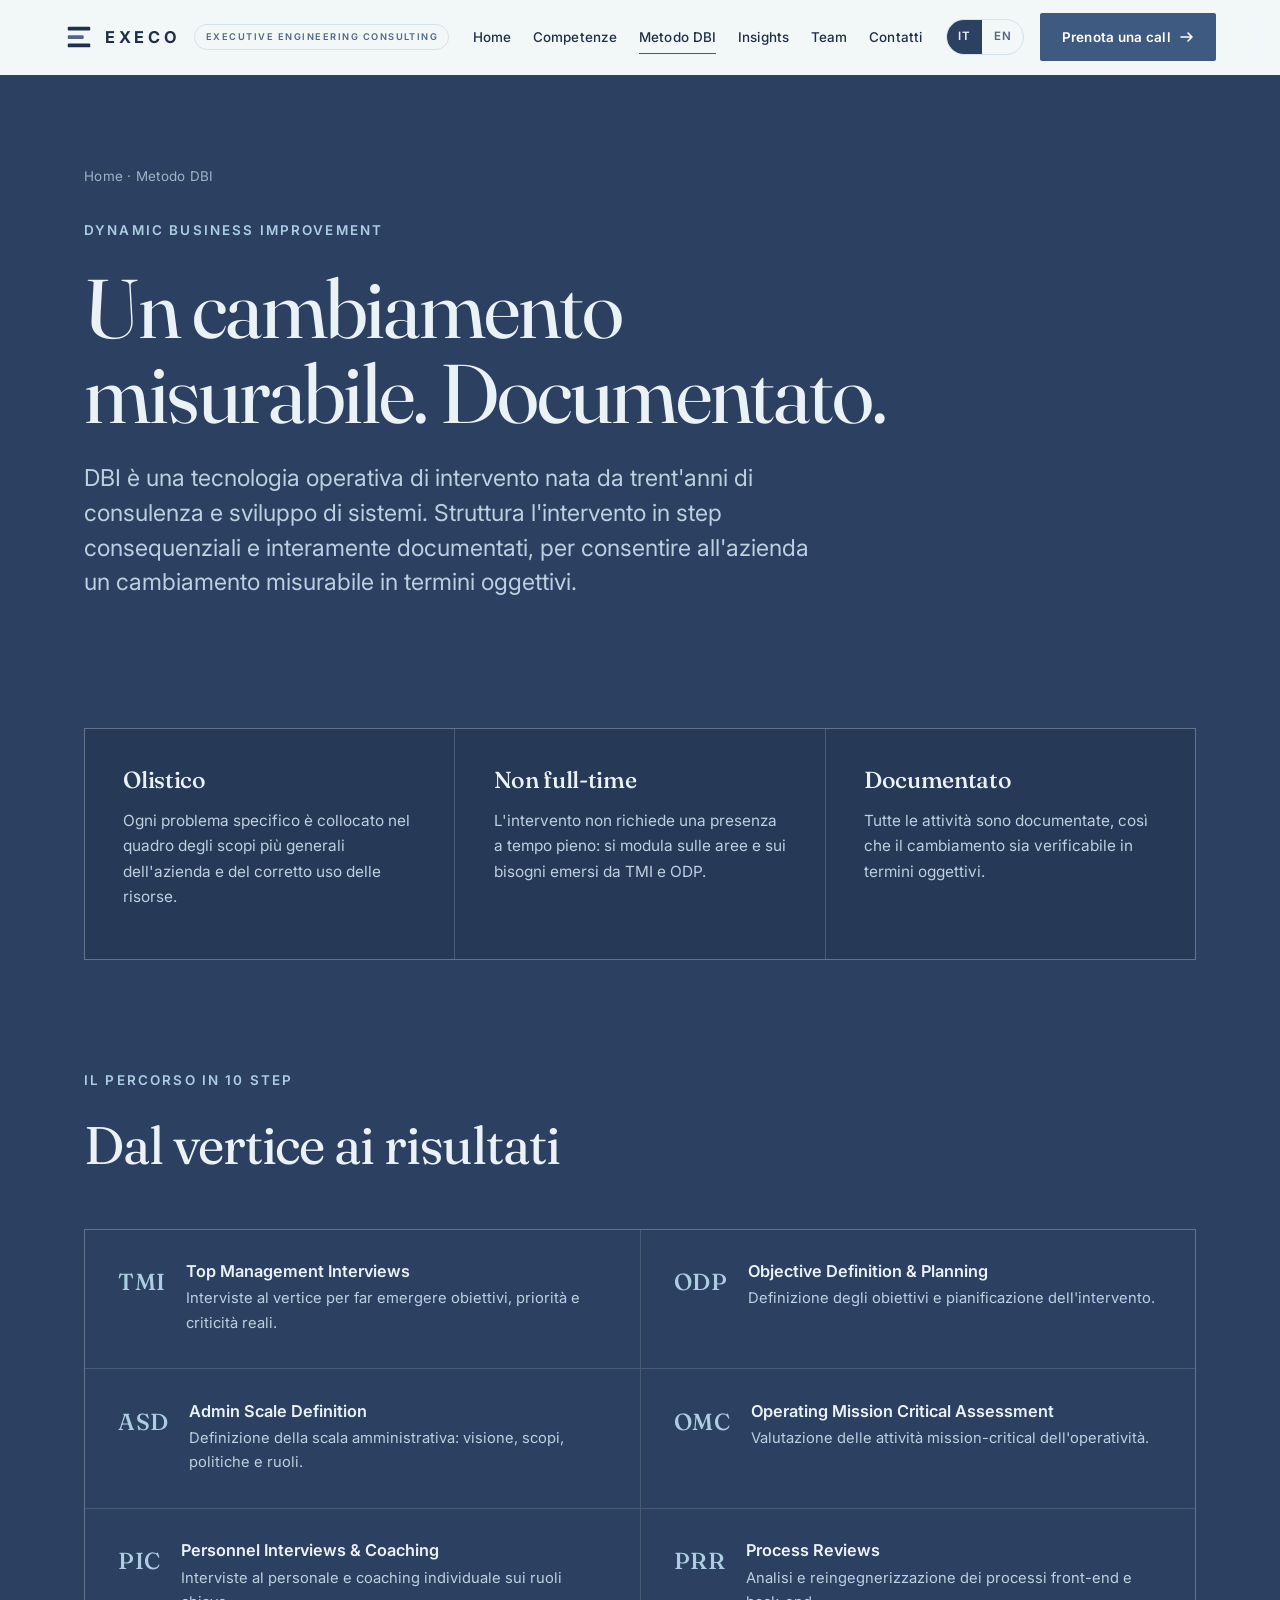
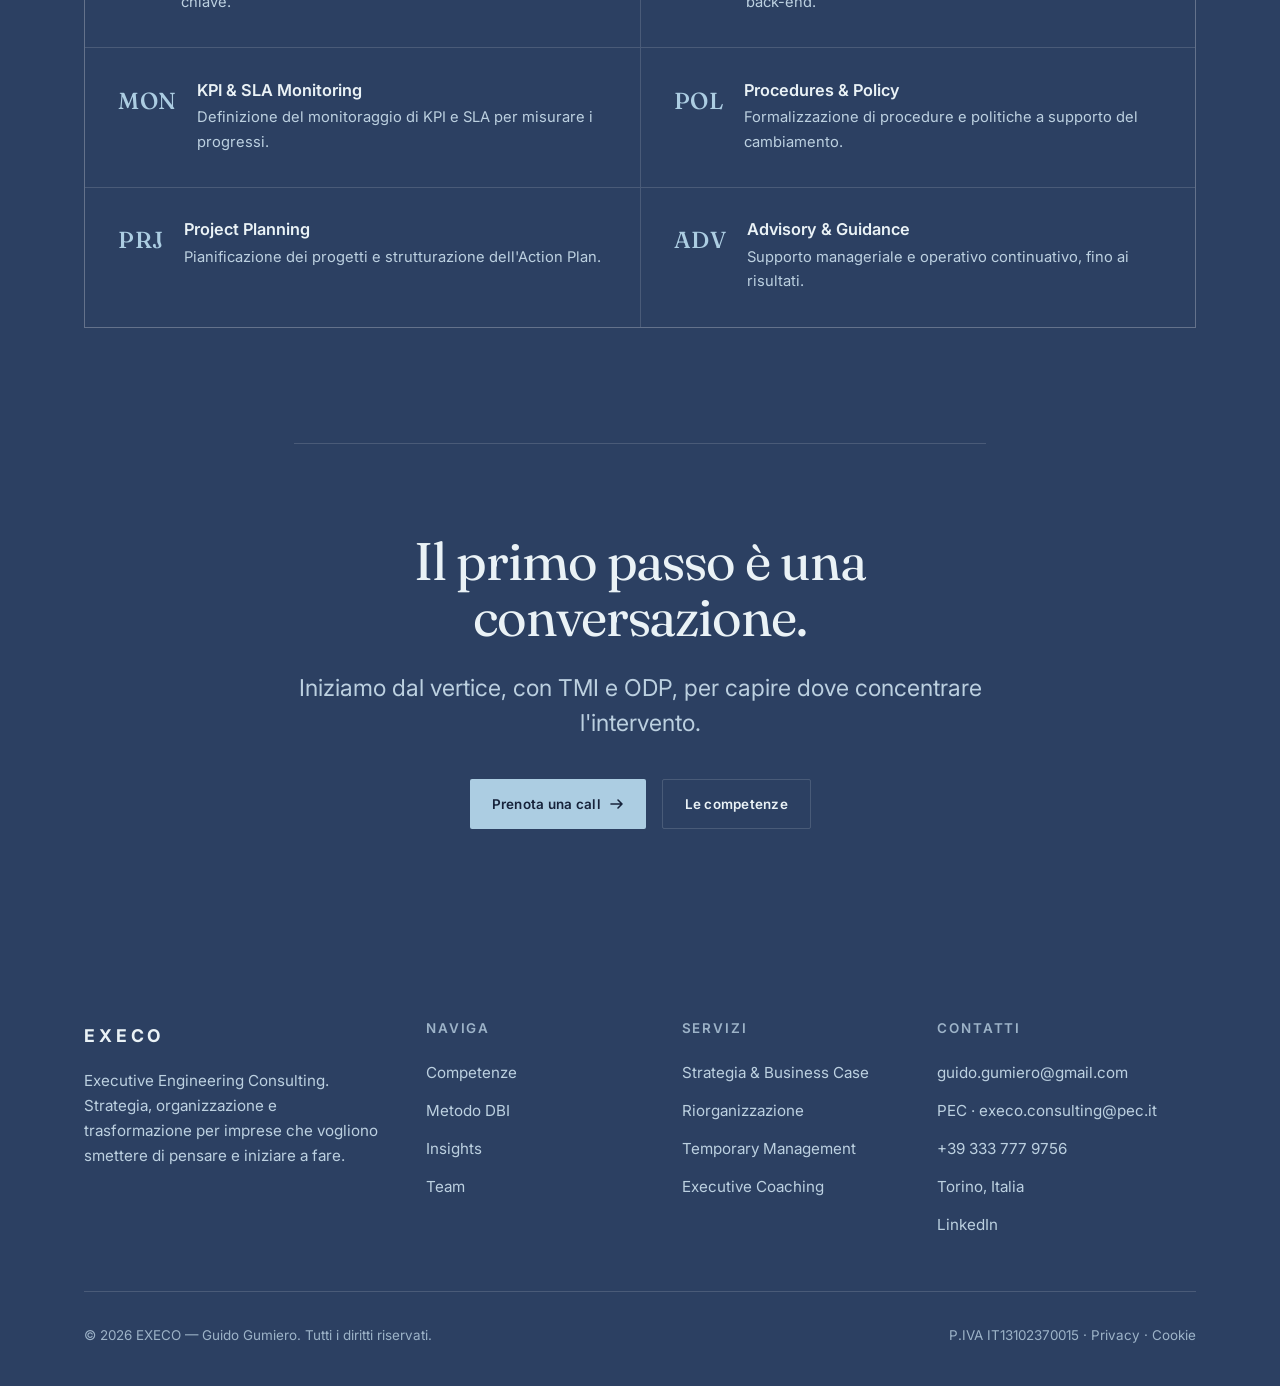
<file: approach.html>
<!doctype html>
<html lang="it" data-lang="it">
<head>
  <meta charset="utf-8">
  <meta name="viewport" content="width=device-width, initial-scale=1">
  <title>Metodo DBI · EXECO — Dynamic Business Improvement</title>
  <meta name="description" content="DBI — Dynamic Business Improvement: la metodologia EXECO in dieci step strutturati e documentati per un cambiamento aziendale misurabile in termini oggettivi.">
  <link rel="preconnect" href="https://fonts.googleapis.com">
  <link rel="preconnect" href="https://fonts.gstatic.com" crossorigin>
  <link rel="icon" href="data:image/svg+xml,%3Csvg xmlns='http://www.w3.org/2000/svg' viewBox='0 0 32 32'%3E%3Crect x='4' y='5' width='24' height='4' rx='1' fill='%232c4062'/%3E%3Crect x='4' y='14' width='17' height='4' rx='1' fill='%23536782'/%3E%3Crect x='4' y='23' width='24' height='4' rx='1' fill='%232c4062'/%3E%3C/svg%3E">
  <link rel="stylesheet" href="assets/css/styles.css">
</head>
<body>
  <header class="site-header" id="site-header"></header>

  <main class="ink" style="background:var(--ink)">
    <!-- PAGE HEAD -->
    <section class="page-head ink" style="position:relative; overflow:hidden">
      <svg class="blueprint" viewBox="0 0 1200 500" preserveAspectRatio="xMidYMid slice" aria-hidden="true">
        <defs>
          <pattern id="gridd" width="48" height="48" patternUnits="userSpaceOnUse">
            <path d="M48 0H0V48" fill="none" stroke="#ffffff" stroke-width="1" opacity="0.10"/>
          </pattern>
        </defs>
        <rect width="1200" height="500" fill="url(#gridd)"/>
        <circle cx="1040" cy="120" r="5" fill="#accde2"/>
        <circle cx="1130" cy="300" r="5" fill="#accde2"/>
        <path d="M1040 120 L1130 300" stroke="#accde2" stroke-width="1.4" opacity="0.5"/>
      </svg>
      <div class="wrap">
        <p class="breadcrumb" style="color:var(--on-ink-faint)" data-reveal><a href="index.html">Home</a> · <span data-lang="it">Metodo DBI</span><span data-lang="en">The DBI Method</span></p>
        <span class="eyebrow no-num mt-2" data-reveal data-delay="1">Dynamic Business Improvement</span>
        <h1 class="h-1" data-reveal data-delay="2">
          <span data-lang="it">Un cambiamento<br>misurabile. Documentato.</span>
          <span data-lang="en">Change that is<br>measurable. Documented.</span>
        </h1>
        <p class="lead" data-reveal data-delay="3">
          <span data-lang="it">DBI è una tecnologia operativa di intervento nata da trent'anni di consulenza e sviluppo di sistemi. Struttura l'intervento in step consequenziali e interamente documentati, per consentire all'azienda un cambiamento misurabile in termini oggettivi.</span>
          <span data-lang="en">DBI is an operational intervention technology born from thirty years of consulting and systems development. It structures the work in consequential, fully documented steps, giving the company change that is measurable in objective terms.</span>
        </p>
      </div>
    </section>

    <!-- PRINCIPLES -->
    <section class="section-sm ink">
      <div class="wrap">
        <div class="grid-3" style="background:var(--line-ink); border-color:var(--line-ink); margin-top:0">
          <div class="cell" style="background:var(--ink-800); color:var(--on-ink)">
            <h3 style="color:var(--on-ink)"><span data-lang="it">Olistico</span><span data-lang="en">Holistic</span></h3>
            <p style="color:var(--on-ink-muted)"><span data-lang="it">Ogni problema specifico è collocato nel quadro degli scopi più generali dell'azienda e del corretto uso delle risorse.</span><span data-lang="en">Every specific problem is placed within the framework of the company's broader purpose and the correct use of resources.</span></p>
          </div>
          <div class="cell" style="background:var(--ink-800); color:var(--on-ink)">
            <h3 style="color:var(--on-ink)"><span data-lang="it">Non full-time</span><span data-lang="en">Not full-time</span></h3>
            <p style="color:var(--on-ink-muted)"><span data-lang="it">L'intervento non richiede una presenza a tempo pieno: si modula sulle aree e sui bisogni emersi da TMI e ODP.</span><span data-lang="en">The intervention does not require full-time presence: it flexes to the areas and needs that emerge from TMI and ODP.</span></p>
          </div>
          <div class="cell" style="background:var(--ink-800); color:var(--on-ink)">
            <h3 style="color:var(--on-ink)"><span data-lang="it">Documentato</span><span data-lang="en">Documented</span></h3>
            <p style="color:var(--on-ink-muted)"><span data-lang="it">Tutte le attività sono documentate, così che il cambiamento sia verificabile in termini oggettivi.</span><span data-lang="en">All activities are documented, so change can be verified in objective terms.</span></p>
          </div>
        </div>
      </div>
    </section>

    <!-- THE 10 STEPS -->
    <section class="section ink" style="padding-top:clamp(1rem,3vw,2rem)">
      <div class="wrap">
        <div class="sec-head">
          <span class="eyebrow no-num" data-reveal><span data-lang="it">Il percorso in 10 step</span><span data-lang="en">The path in 10 steps</span></span>
          <h2 class="h-2" data-reveal data-delay="1"><span data-lang="it">Dal vertice ai risultati</span><span data-lang="en">From leadership to results</span></h2>
        </div>

        <div class="steps" style="margin-top:clamp(2.5rem,5vw,3.5rem)">
          <div class="step" data-reveal><div class="code">TMI</div><div><h4>Top Management Interviews</h4><p><span data-lang="it">Interviste al vertice per far emergere obiettivi, priorità e criticità reali.</span><span data-lang="en">Leadership interviews to surface real goals, priorities and critical issues.</span></p></div></div>
          <div class="step" data-reveal data-delay="1"><div class="code">ODP</div><div><h4>Objective Definition &amp; Planning</h4><p><span data-lang="it">Definizione degli obiettivi e pianificazione dell'intervento.</span><span data-lang="en">Defining objectives and planning the intervention.</span></p></div></div>
          <div class="step" data-reveal><div class="code">ASD</div><div><h4>Admin Scale Definition</h4><p><span data-lang="it">Definizione della scala amministrativa: visione, scopi, politiche e ruoli.</span><span data-lang="en">Defining the administrative scale: vision, purposes, policies and roles.</span></p></div></div>
          <div class="step" data-reveal data-delay="1"><div class="code">OMC</div><div><h4>Operating Mission Critical Assessment</h4><p><span data-lang="it">Valutazione delle attività mission-critical dell'operatività.</span><span data-lang="en">Assessment of the mission-critical activities of operations.</span></p></div></div>
          <div class="step" data-reveal><div class="code">PIC</div><div><h4>Personnel Interviews &amp; Coaching</h4><p><span data-lang="it">Interviste al personale e coaching individuale sui ruoli chiave.</span><span data-lang="en">Personnel interviews and individual coaching on key roles.</span></p></div></div>
          <div class="step" data-reveal data-delay="1"><div class="code">PRR</div><div><h4>Process Reviews</h4><p><span data-lang="it">Analisi e reingegnerizzazione dei processi front-end e back-end.</span><span data-lang="en">Review and re-engineering of front-end and back-end processes.</span></p></div></div>
          <div class="step" data-reveal><div class="code">MON</div><div><h4>KPI &amp; SLA Monitoring</h4><p><span data-lang="it">Definizione del monitoraggio di KPI e SLA per misurare i progressi.</span><span data-lang="en">Defining KPI and SLA monitoring to measure progress.</span></p></div></div>
          <div class="step" data-reveal data-delay="1"><div class="code">POL</div><div><h4>Procedures &amp; Policy</h4><p><span data-lang="it">Formalizzazione di procedure e politiche a supporto del cambiamento.</span><span data-lang="en">Formalising procedures and policies to support change.</span></p></div></div>
          <div class="step" data-reveal><div class="code">PRJ</div><div><h4>Project Planning</h4><p><span data-lang="it">Pianificazione dei progetti e strutturazione dell'Action Plan.</span><span data-lang="en">Project planning and structuring of the Action Plan.</span></p></div></div>
          <div class="step" data-reveal data-delay="1"><div class="code">ADV</div><div><h4>Advisory &amp; Guidance</h4><p><span data-lang="it">Supporto manageriale e operativo continuativo, fino ai risultati.</span><span data-lang="en">Ongoing managerial and operational guidance, all the way to results.</span></p></div></div>
        </div>
      </div>
    </section>

    <!-- CTA -->
    <section class="section ink cta-band" style="padding-top:0">
      <div class="wrap wrap-narrow">
        <hr class="divider" style="background:var(--line-ink); margin-bottom:clamp(3rem,7vw,6rem)">
        <h2 class="h-2" data-reveal><span data-lang="it">Il primo passo è una conversazione.</span><span data-lang="en">The first step is a conversation.</span></h2>
        <p class="lead" data-reveal data-delay="1"><span data-lang="it">Iniziamo dal vertice, con TMI e ODP, per capire dove concentrare l'intervento.</span><span data-lang="en">We start from the top, with TMI and ODP, to understand where to focus the work.</span></p>
        <div class="actions" data-reveal data-delay="2">
          <a class="btn btn-primary" href="contact.html"><span data-lang="it">Prenota una call</span><span data-lang="en">Book a call</span><svg viewBox="0 0 16 16" fill="none" aria-hidden="true"><path d="M2 8h11M9 4l4 4-4 4" stroke="currentColor" stroke-width="1.6" stroke-linecap="round" stroke-linejoin="round"/></svg></a>
          <a class="btn btn-outline" href="expertise.html"><span data-lang="it">Le competenze</span><span data-lang="en">Our expertise</span></a>
        </div>
      </div>
    </section>
  </main>

  <footer class="site-footer" id="site-footer"></footer>
  <script src="assets/js/main.js"></script>
</body>
</html>
</file>
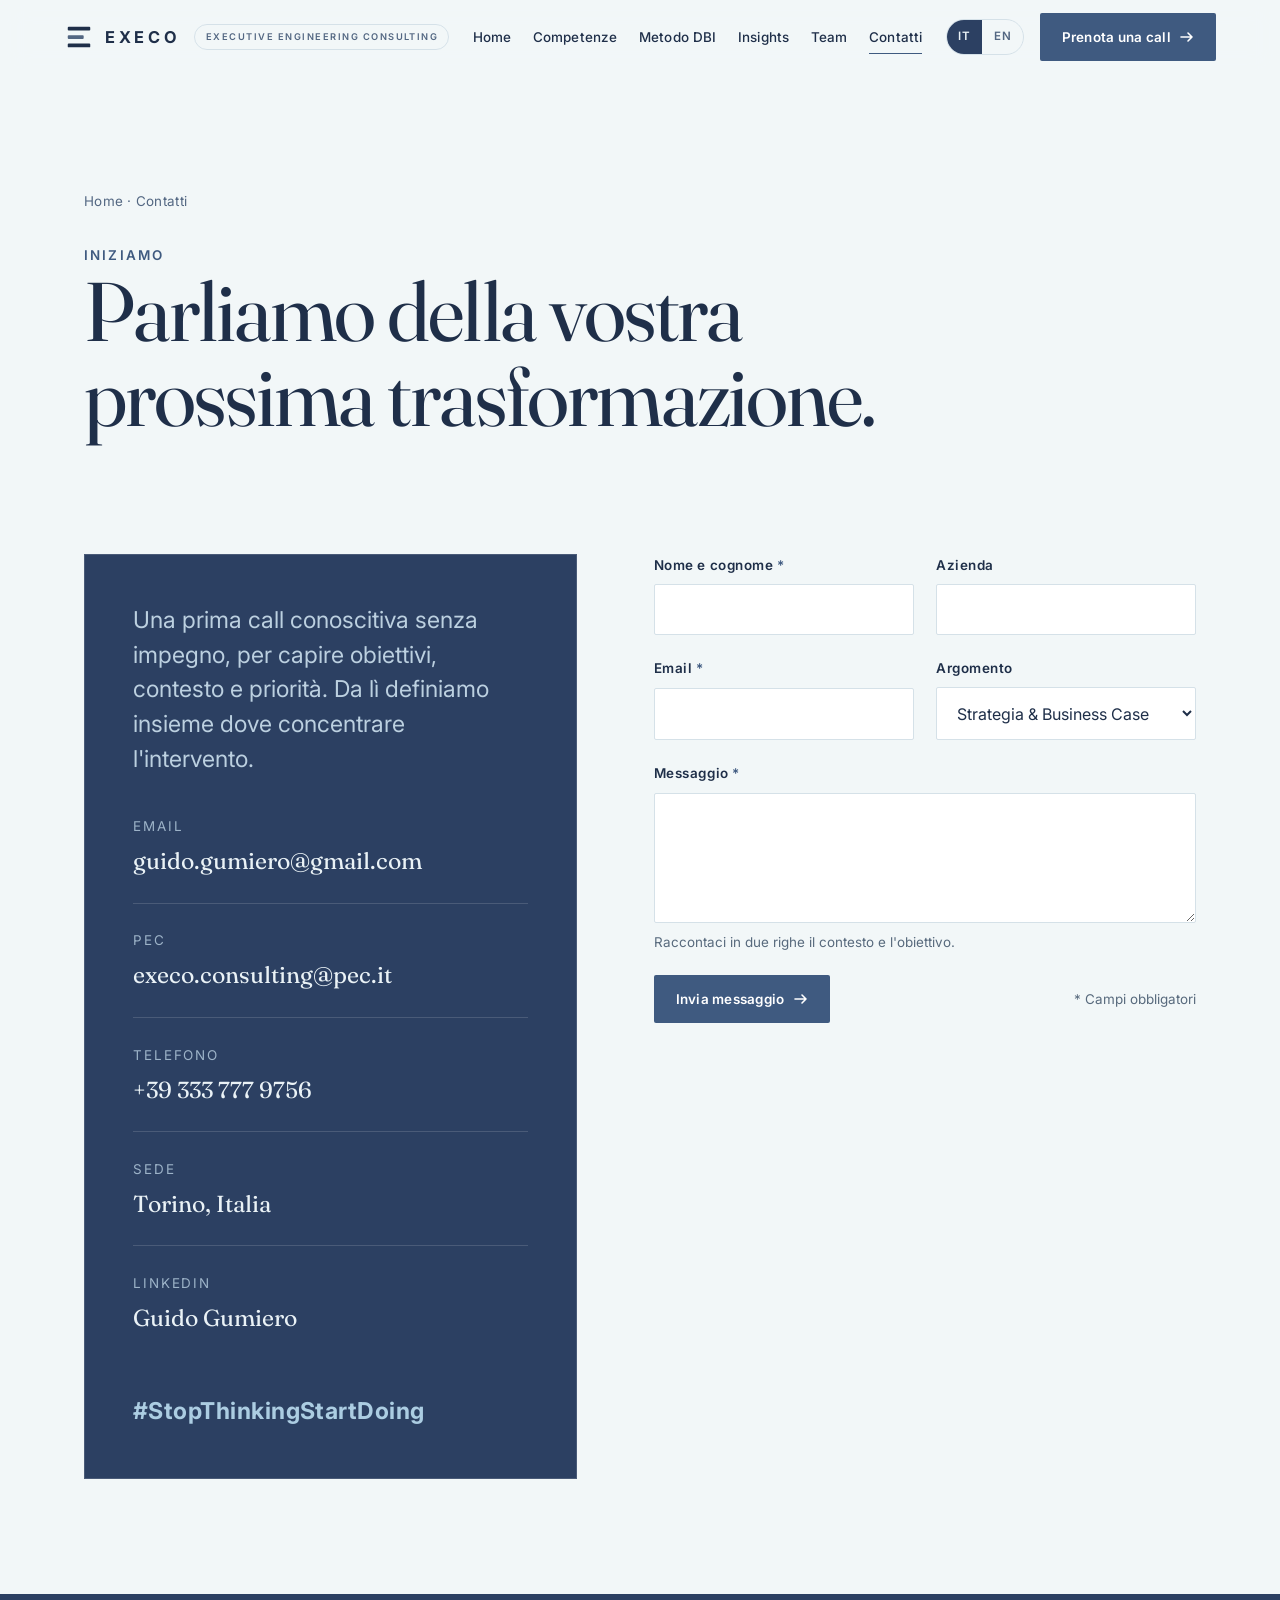
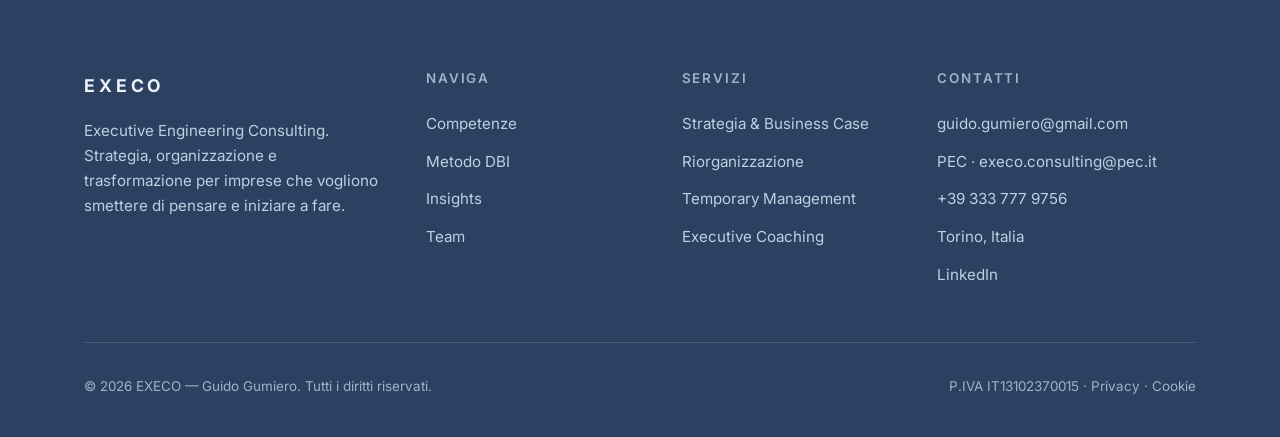
<file: contact.html>
<!doctype html>
<html lang="it" data-lang="it">
<head>
  <meta charset="utf-8">
  <meta name="viewport" content="width=device-width, initial-scale=1">
  <title>Contatti · EXECO — Executive Engineering Consulting</title>
  <meta name="description" content="Contatta EXECO — Executive Engineering Consulting. Prenota una prima call conoscitiva con Guido Gumiero. Torino, Italia.">
  <link rel="preconnect" href="https://fonts.googleapis.com">
  <link rel="preconnect" href="https://fonts.gstatic.com" crossorigin>
  <link rel="icon" href="data:image/svg+xml,%3Csvg xmlns='http://www.w3.org/2000/svg' viewBox='0 0 32 32'%3E%3Crect x='4' y='5' width='24' height='4' rx='1' fill='%232c4062'/%3E%3Crect x='4' y='14' width='17' height='4' rx='1' fill='%23536782'/%3E%3Crect x='4' y='23' width='24' height='4' rx='1' fill='%232c4062'/%3E%3C/svg%3E">
  <link rel="stylesheet" href="assets/css/styles.css">
</head>
<body>
  <header class="site-header" id="site-header"></header>

  <main>
    <section class="section" style="padding-bottom:0">
      <div class="wrap">
        <p class="breadcrumb" data-reveal><a href="index.html">Home</a> · <span data-lang="it">Contatti</span><span data-lang="en">Contact</span></p>
        <span class="eyebrow no-num mt-2" data-reveal data-delay="1"><span data-lang="it">Iniziamo</span><span data-lang="en">Let's begin</span></span>
        <h1 class="h-1" data-reveal data-delay="2">
          <span data-lang="it">Parliamo della vostra<br>prossima trasformazione.</span>
          <span data-lang="en">Let's talk about your<br>next transformation.</span>
        </h1>
      </div>
    </section>

    <section class="section">
      <div class="wrap">
        <div class="contact-grid">
          <!-- LEFT: info panel -->
          <div class="ink" style="background:var(--ink); padding:clamp(2rem,4vw,3rem); border:1px solid var(--line-ink)" data-reveal>
            <p class="lead" style="color:var(--on-ink-muted)">
              <span data-lang="it">Una prima call conoscitiva senza impegno, per capire obiettivi, contesto e priorità. Da lì definiamo insieme dove concentrare l'intervento.</span>
              <span data-lang="en">A first introductory call with no commitment, to understand goals, context and priorities. From there we define together where to focus.</span>
            </p>
            <div class="contact-meta">
              <div class="row"><span class="k">Email</span><a class="v" href="mailto:guido.gumiero@gmail.com">guido.gumiero@gmail.com</a></div>
              <div class="row"><span class="k">PEC</span><a class="v" href="mailto:execo.consulting@pec.it">execo.consulting@pec.it</a></div>
              <div class="row"><span class="k"><span data-lang="it">Telefono</span><span data-lang="en">Phone</span></span><a class="v" href="tel:+393337779756">+39 333 777 9756</a></div>
              <div class="row"><span class="k"><span data-lang="it">Sede</span><span data-lang="en">Location</span></span><span class="v">Torino, Italia</span></div>
              <div class="row" style="border-bottom:0"><span class="k">LinkedIn</span><a class="v" href="https://www.linkedin.com" target="_blank" rel="noopener">Guido Gumiero</a></div>
            </div>
            <p class="hero-hash" style="color:var(--accent-on-ink); margin-top:2rem">#StopThinkingStartDoing</p>
          </div>

          <!-- RIGHT: form -->
          <div data-reveal data-delay="1">
            <form class="form" novalidate>
              <p class="form-status" role="status" aria-live="polite" tabindex="-1">
                <span data-lang="it">Grazie. Apriamo il tuo client di posta per inviare il messaggio a EXECO…</span>
                <span data-lang="en">Thank you. Opening your email client to send your message to EXECO…</span>
              </p>

              <div class="field two">
                <div class="field">
                  <label for="name"><span data-lang="it">Nome e cognome</span><span data-lang="en">Full name</span> <span class="req" aria-hidden="true">*</span></label>
                  <input id="name" name="name" type="text" autocomplete="name" required>
                </div>
                <div class="field">
                  <label for="company"><span data-lang="it">Azienda</span><span data-lang="en">Company</span></label>
                  <input id="company" name="company" type="text" autocomplete="organization">
                </div>
              </div>

              <div class="field two">
                <div class="field">
                  <label for="email">Email <span class="req" aria-hidden="true">*</span></label>
                  <input id="email" name="email" type="email" autocomplete="email" inputmode="email" required>
                </div>
                <div class="field">
                  <label for="subject"><span data-lang="it">Argomento</span><span data-lang="en">Subject</span></label>
                  <select id="subject" name="subject">
                    <option data-lang="it" value="Strategia & Business Case">Strategia &amp; Business Case</option>
                    <option data-lang="en" value="Strategy & Business Case">Strategy &amp; Business Case</option>
                    <option data-lang="it" value="Riorganizzazione">Riorganizzazione aziendale</option>
                    <option data-lang="en" value="Re-organisation">Corporate re-organisation</option>
                    <option data-lang="it" value="Digital Transformation">Digital Transformation</option>
                    <option data-lang="en" value="Digital Transformation">Digital Transformation</option>
                    <option data-lang="it" value="Temporary Management">Temporary Management / PMO</option>
                    <option data-lang="en" value="Temporary Management">Temporary Management / PMO</option>
                    <option data-lang="it" value="Altro">Altro</option>
                    <option data-lang="en" value="Other">Other</option>
                  </select>
                </div>
              </div>

              <div class="field">
                <label for="message"><span data-lang="it">Messaggio</span><span data-lang="en">Message</span> <span class="req" aria-hidden="true">*</span></label>
                <textarea id="message" name="message" required placeholder=""></textarea>
                <span class="help"><span data-lang="it">Raccontaci in due righe il contesto e l'obiettivo.</span><span data-lang="en">Tell us in a couple of lines about your context and goal.</span></span>
              </div>

              <div style="display:flex; flex-wrap:wrap; align-items:center; gap:1.2rem; justify-content:space-between">
                <button class="btn btn-primary" type="submit">
                  <span data-lang="it">Invia messaggio</span><span data-lang="en">Send message</span>
                  <svg viewBox="0 0 16 16" fill="none" aria-hidden="true"><path d="M2 8h11M9 4l4 4-4 4" stroke="currentColor" stroke-width="1.6" stroke-linecap="round" stroke-linejoin="round"/></svg>
                </button>
                <span class="form-note"><span class="req">*</span> <span data-lang="it">Campi obbligatori</span><span data-lang="en">Required fields</span></span>
              </div>
            </form>
          </div>
        </div>
      </div>
    </section>
  </main>

  <footer class="site-footer" id="site-footer"></footer>
  <script src="assets/js/main.js"></script>
</body>
</html>
</file>
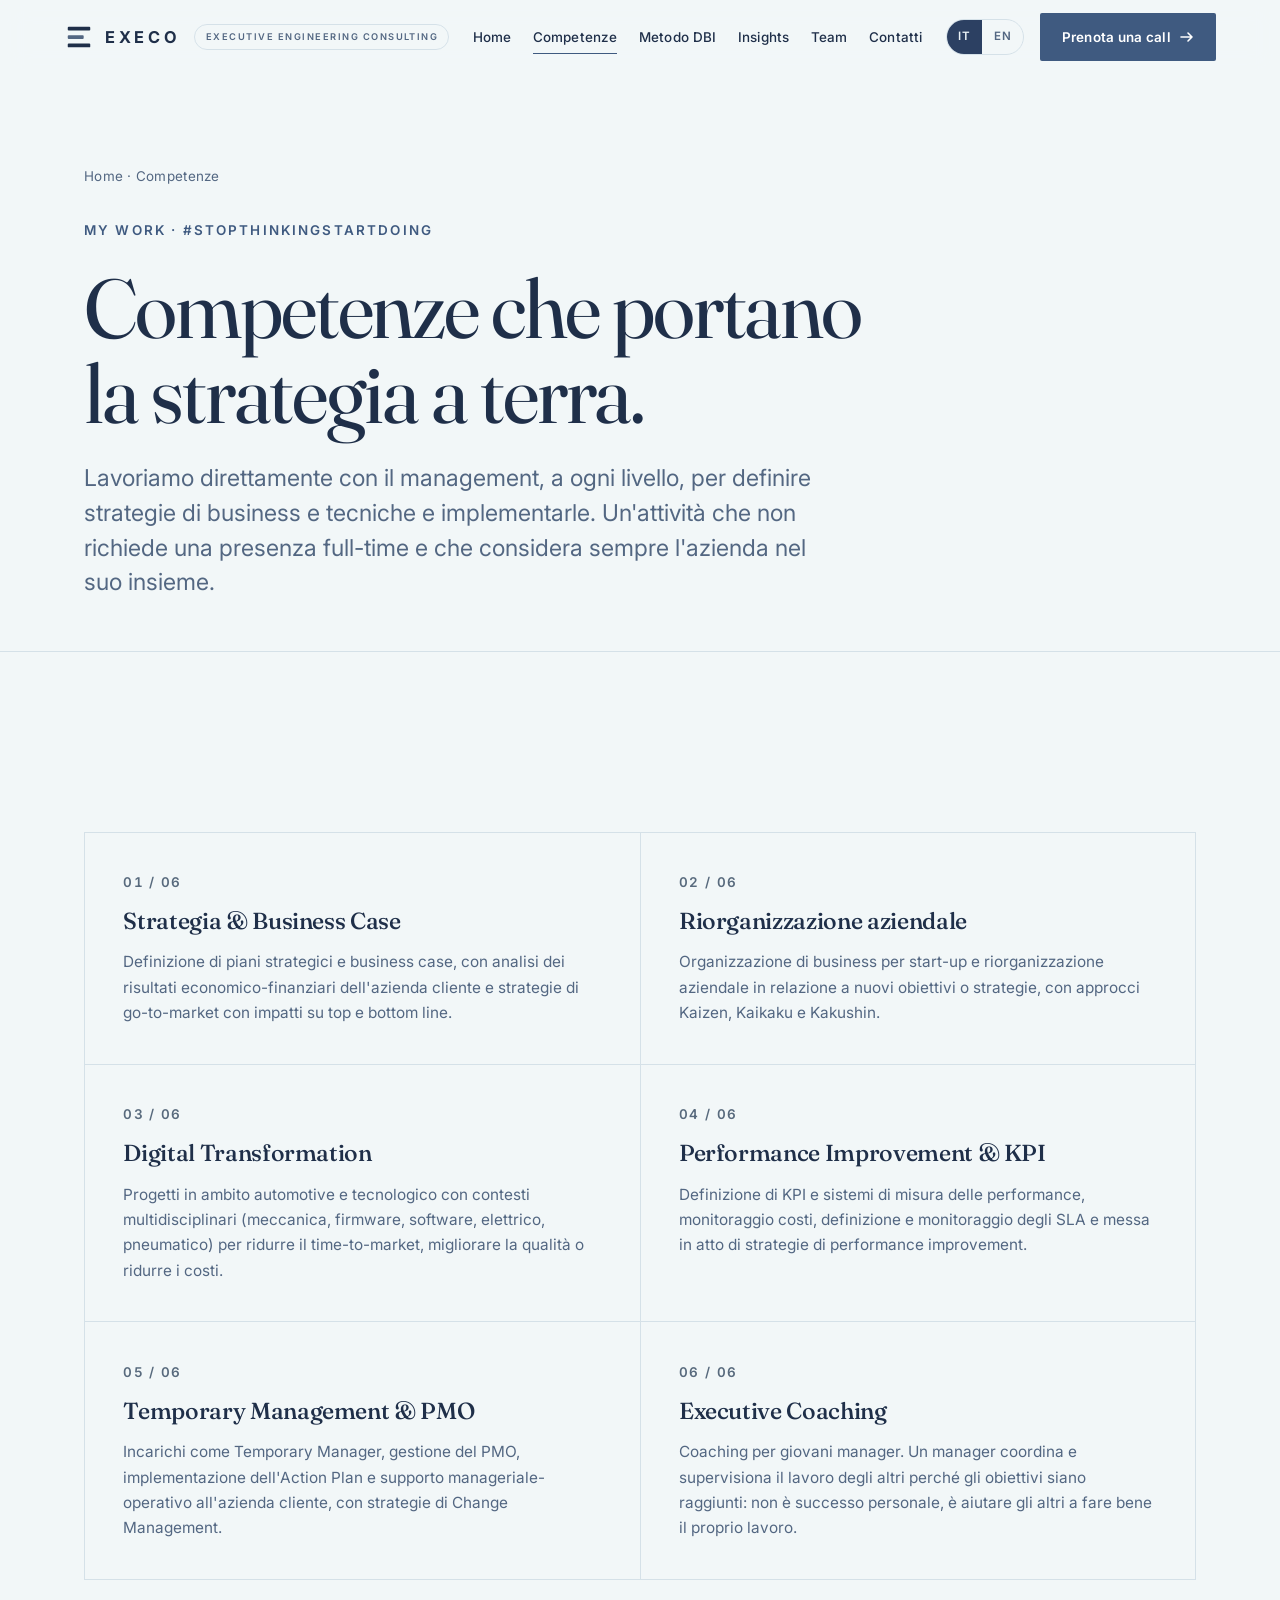
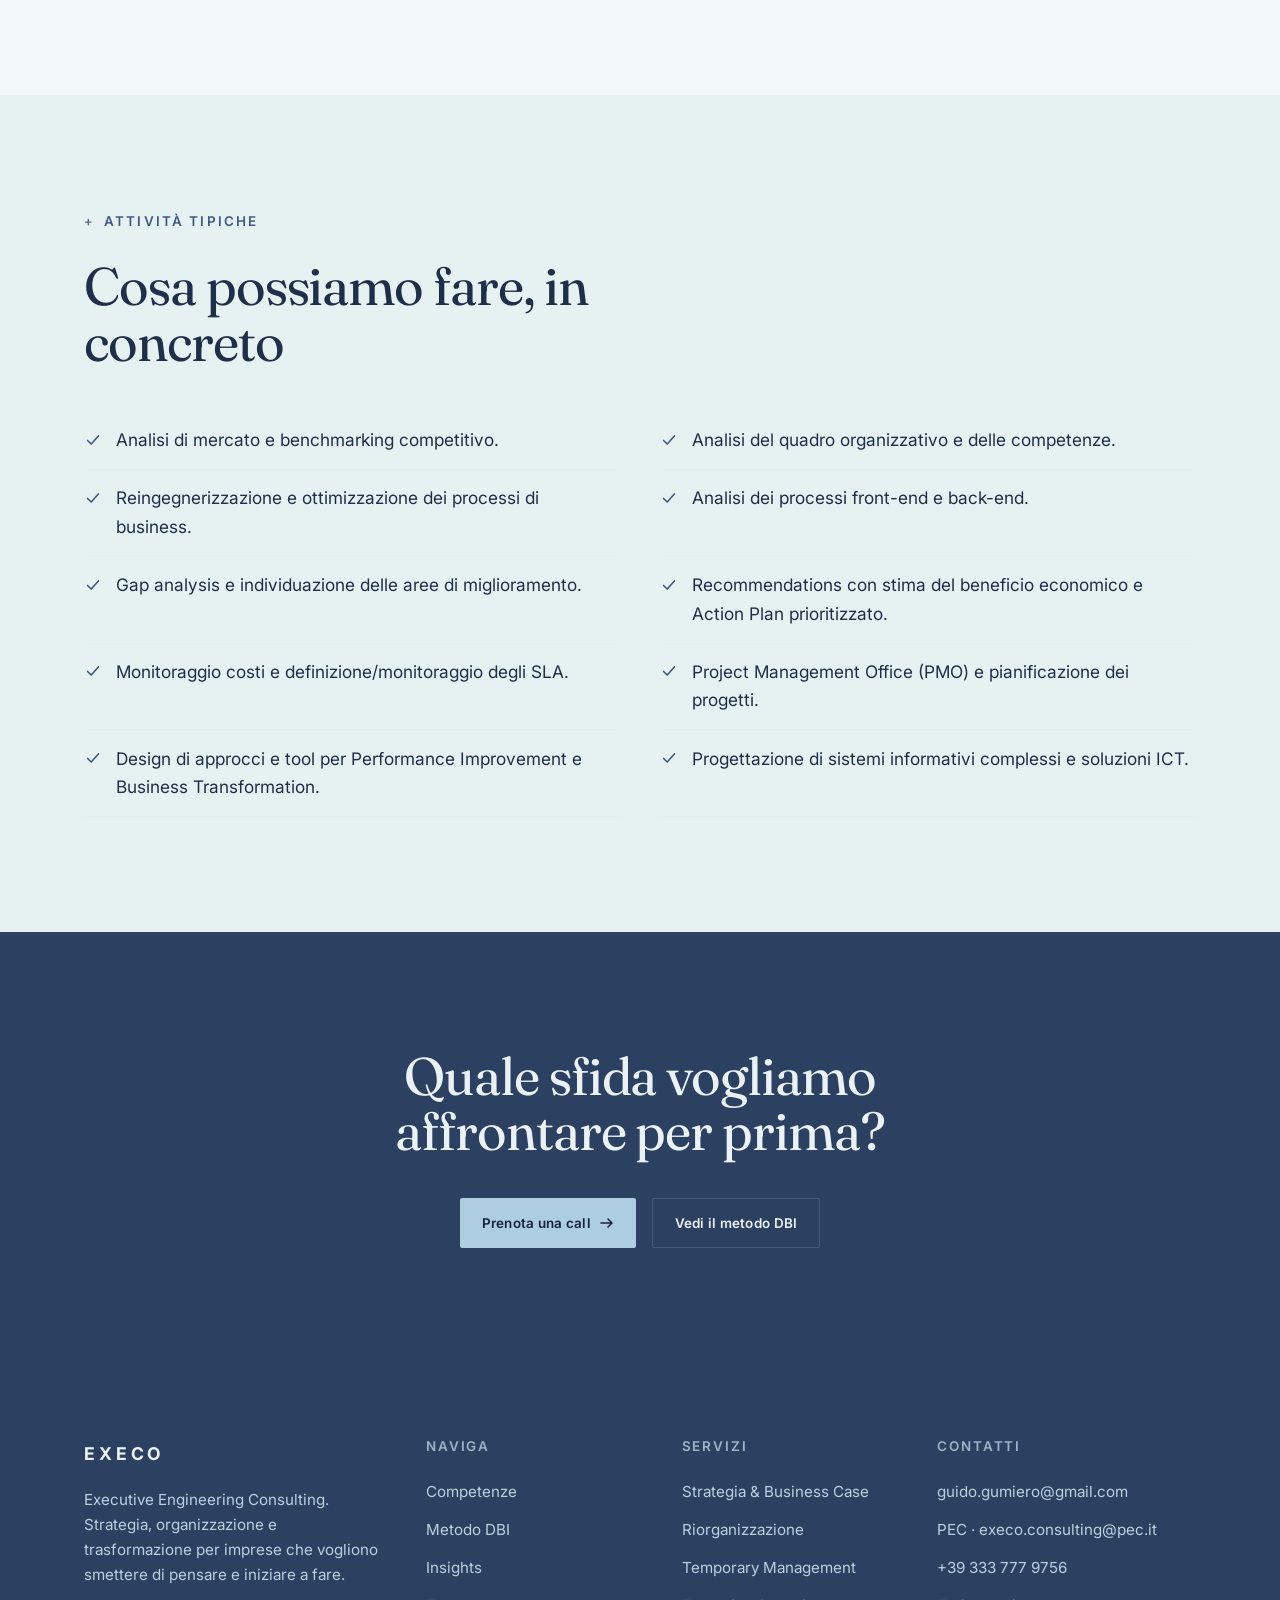
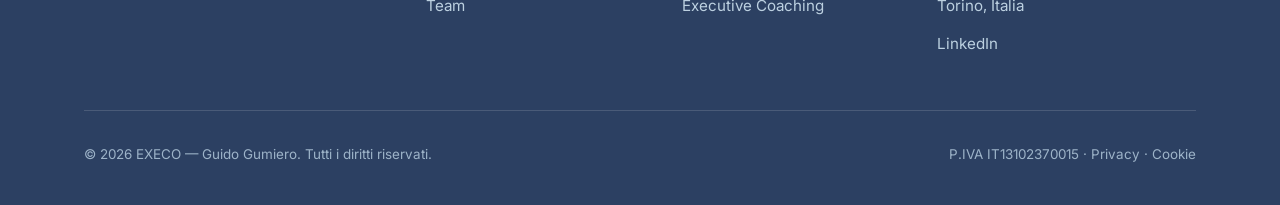
<file: expertise.html>
<!doctype html>
<html lang="it" data-lang="it">
<head>
  <meta charset="utf-8">
  <meta name="viewport" content="width=device-width, initial-scale=1">
  <title>Competenze · EXECO — Executive Engineering Consulting</title>
  <meta name="description" content="Le competenze EXECO: strategia e business case, riorganizzazione aziendale, digital transformation, performance improvement, temporary management, PMO ed executive coaching.">
  <link rel="preconnect" href="https://fonts.googleapis.com">
  <link rel="preconnect" href="https://fonts.gstatic.com" crossorigin>
  <link rel="icon" href="data:image/svg+xml,%3Csvg xmlns='http://www.w3.org/2000/svg' viewBox='0 0 32 32'%3E%3Crect x='4' y='5' width='24' height='4' rx='1' fill='%232c4062'/%3E%3Crect x='4' y='14' width='17' height='4' rx='1' fill='%23536782'/%3E%3Crect x='4' y='23' width='24' height='4' rx='1' fill='%232c4062'/%3E%3C/svg%3E">
  <link rel="stylesheet" href="assets/css/styles.css">
</head>
<body>
  <header class="site-header" id="site-header"></header>

  <main>
    <!-- PAGE HEAD -->
    <section class="page-head">
      <div class="wrap">
        <p class="breadcrumb" data-reveal><a href="index.html">Home</a> · <span data-lang="it">Competenze</span><span data-lang="en">Expertise</span></p>
        <span class="eyebrow no-num mt-2" data-reveal data-delay="1">My Work · #StopThinkingStartDoing</span>
        <h1 class="h-1" data-reveal data-delay="2">
          <span data-lang="it">Competenze che portano<br>la strategia a terra.</span>
          <span data-lang="en">Expertise that brings<br>strategy down to the ground.</span>
        </h1>
        <p class="lead" data-reveal data-delay="3">
          <span data-lang="it">Lavoriamo direttamente con il management, a ogni livello, per definire strategie di business e tecniche e implementarle. Un'attività che non richiede una presenza full-time e che considera sempre l'azienda nel suo insieme.</span>
          <span data-lang="en">We work directly with management, at every level, to define business and technical strategies and implement them. Work that does not require a full-time presence and always considers the company as a whole.</span>
        </p>
      </div>
    </section>

    <hr class="divider">

    <!-- AREAS -->
    <section class="section">
      <div class="wrap">
        <div class="grid-2">
          <article class="cell" data-reveal>
            <span class="idx">01 / 06</span>
            <h3><span data-lang="it">Strategia &amp; Business Case</span><span data-lang="en">Strategy &amp; Business Cases</span></h3>
            <p><span data-lang="it">Definizione di piani strategici e business case, con analisi dei risultati economico-finanziari dell'azienda cliente e strategie di go-to-market con impatti su top e bottom line.</span><span data-lang="en">Definition of strategic plans and business cases, with analysis of the client's economic-financial results and go-to-market strategies impacting both top and bottom line.</span></p>
          </article>
          <article class="cell" data-reveal data-delay="1">
            <span class="idx">02 / 06</span>
            <h3><span data-lang="it">Riorganizzazione aziendale</span><span data-lang="en">Corporate Re-organisation</span></h3>
            <p><span data-lang="it">Organizzazione di business per start-up e riorganizzazione aziendale in relazione a nuovi obiettivi o strategie, con approcci Kaizen, Kaikaku e Kakushin.</span><span data-lang="en">Business organisation for start-ups and corporate re-organisation in relation to new goals or strategies, using Kaizen, Kaikaku and Kakushin approaches.</span></p>
          </article>
          <article class="cell" data-reveal>
            <span class="idx">03 / 06</span>
            <h3><span data-lang="it">Digital Transformation</span><span data-lang="en">Digital Transformation</span></h3>
            <p><span data-lang="it">Progetti in ambito automotive e tecnologico con contesti multidisciplinari (meccanica, firmware, software, elettrico, pneumatico) per ridurre il time-to-market, migliorare la qualità o ridurre i costi.</span><span data-lang="en">Projects in automotive and technology with multidisciplinary contexts (mechanics, firmware, software, electrical, pneumatic) to reduce time-to-market, improve quality or reduce cost.</span></p>
          </article>
          <article class="cell" data-reveal data-delay="1">
            <span class="idx">04 / 06</span>
            <h3><span data-lang="it">Performance Improvement &amp; KPI</span><span data-lang="en">Performance Improvement &amp; KPI</span></h3>
            <p><span data-lang="it">Definizione di KPI e sistemi di misura delle performance, monitoraggio costi, definizione e monitoraggio degli SLA e messa in atto di strategie di performance improvement.</span><span data-lang="en">Definition of KPIs and performance measurement systems, cost monitoring, SLA definition and monitoring, and performance-improvement strategies.</span></p>
          </article>
          <article class="cell" data-reveal>
            <span class="idx">05 / 06</span>
            <h3><span data-lang="it">Temporary Management &amp; PMO</span><span data-lang="en">Temporary Management &amp; PMO</span></h3>
            <p><span data-lang="it">Incarichi come Temporary Manager, gestione del PMO, implementazione dell'Action Plan e supporto manageriale-operativo all'azienda cliente, con strategie di Change Management.</span><span data-lang="en">Temporary Manager assignments, PMO management, Action Plan implementation and hands-on managerial-operational support, with Change Management strategies.</span></p>
          </article>
          <article class="cell" data-reveal data-delay="1">
            <span class="idx">06 / 06</span>
            <h3><span data-lang="it">Executive Coaching</span><span data-lang="en">Executive Coaching</span></h3>
            <p><span data-lang="it">Coaching per giovani manager. Un manager coordina e supervisiona il lavoro degli altri perché gli obiettivi siano raggiunti: non è successo personale, è aiutare gli altri a fare bene il proprio lavoro.</span><span data-lang="en">Coaching for young managers. A manager coordinates and oversees others' work so that goals are met: it is not personal achievement, it is helping others do their work well.</span></p>
          </article>
        </div>
      </div>
    </section>

    <!-- FULL ACTIVITY LIST -->
    <section class="section paper-2">
      <div class="wrap">
        <div class="sec-head">
          <span class="eyebrow" data-num="+" data-reveal><span data-lang="it">Attività tipiche</span><span data-lang="en">Typical activities</span></span>
          <h2 class="h-2" data-reveal data-delay="1">
            <span data-lang="it">Cosa possiamo fare, in concreto</span>
            <span data-lang="en">What we can do, concretely</span>
          </h2>
        </div>
        <ul class="checklist two" style="margin-top:clamp(2.5rem,5vw,3.5rem)">
          <li data-reveal><svg class="ck" viewBox="0 0 20 20" fill="none" aria-hidden="true"><path d="M4 10.5l4 4 8-9" stroke="currentColor" stroke-width="1.8" stroke-linecap="round" stroke-linejoin="round"/></svg><span><span data-lang="it">Analisi di mercato e benchmarking competitivo.</span><span data-lang="en">Market analysis and competitive benchmarking.</span></span></li>
          <li data-reveal><svg class="ck" viewBox="0 0 20 20" fill="none" aria-hidden="true"><path d="M4 10.5l4 4 8-9" stroke="currentColor" stroke-width="1.8" stroke-linecap="round" stroke-linejoin="round"/></svg><span><span data-lang="it">Analisi del quadro organizzativo e delle competenze.</span><span data-lang="en">Analysis of the organisational structure and skills.</span></span></li>
          <li data-reveal><svg class="ck" viewBox="0 0 20 20" fill="none" aria-hidden="true"><path d="M4 10.5l4 4 8-9" stroke="currentColor" stroke-width="1.8" stroke-linecap="round" stroke-linejoin="round"/></svg><span><span data-lang="it">Reingegnerizzazione e ottimizzazione dei processi di business.</span><span data-lang="en">Re-engineering and optimisation of business processes.</span></span></li>
          <li data-reveal><svg class="ck" viewBox="0 0 20 20" fill="none" aria-hidden="true"><path d="M4 10.5l4 4 8-9" stroke="currentColor" stroke-width="1.8" stroke-linecap="round" stroke-linejoin="round"/></svg><span><span data-lang="it">Analisi dei processi front-end e back-end.</span><span data-lang="en">Analysis of front-end and back-end processes.</span></span></li>
          <li data-reveal><svg class="ck" viewBox="0 0 20 20" fill="none" aria-hidden="true"><path d="M4 10.5l4 4 8-9" stroke="currentColor" stroke-width="1.8" stroke-linecap="round" stroke-linejoin="round"/></svg><span><span data-lang="it">Gap analysis e individuazione delle aree di miglioramento.</span><span data-lang="en">Gap analysis and identification of improvement areas.</span></span></li>
          <li data-reveal><svg class="ck" viewBox="0 0 20 20" fill="none" aria-hidden="true"><path d="M4 10.5l4 4 8-9" stroke="currentColor" stroke-width="1.8" stroke-linecap="round" stroke-linejoin="round"/></svg><span><span data-lang="it">Recommendations con stima del beneficio economico e Action Plan prioritizzato.</span><span data-lang="en">Recommendations with estimated economic benefit and a prioritised Action Plan.</span></span></li>
          <li data-reveal><svg class="ck" viewBox="0 0 20 20" fill="none" aria-hidden="true"><path d="M4 10.5l4 4 8-9" stroke="currentColor" stroke-width="1.8" stroke-linecap="round" stroke-linejoin="round"/></svg><span><span data-lang="it">Monitoraggio costi e definizione/monitoraggio degli SLA.</span><span data-lang="en">Cost monitoring and SLA definition/monitoring.</span></span></li>
          <li data-reveal><svg class="ck" viewBox="0 0 20 20" fill="none" aria-hidden="true"><path d="M4 10.5l4 4 8-9" stroke="currentColor" stroke-width="1.8" stroke-linecap="round" stroke-linejoin="round"/></svg><span><span data-lang="it">Project Management Office (PMO) e pianificazione dei progetti.</span><span data-lang="en">Project Management Office (PMO) and project planning.</span></span></li>
          <li data-reveal><svg class="ck" viewBox="0 0 20 20" fill="none" aria-hidden="true"><path d="M4 10.5l4 4 8-9" stroke="currentColor" stroke-width="1.8" stroke-linecap="round" stroke-linejoin="round"/></svg><span><span data-lang="it">Design di approcci e tool per Performance Improvement e Business Transformation.</span><span data-lang="en">Design of approaches and tools for Performance Improvement and Business Transformation.</span></span></li>
          <li data-reveal><svg class="ck" viewBox="0 0 20 20" fill="none" aria-hidden="true"><path d="M4 10.5l4 4 8-9" stroke="currentColor" stroke-width="1.8" stroke-linecap="round" stroke-linejoin="round"/></svg><span><span data-lang="it">Progettazione di sistemi informativi complessi e soluzioni ICT.</span><span data-lang="en">Design of complex information systems and ICT solutions.</span></span></li>
        </ul>
      </div>
    </section>

    <!-- CTA -->
    <section class="section ink cta-band">
      <div class="wrap wrap-narrow">
        <h2 class="h-2" data-reveal>
          <span data-lang="it">Quale sfida vogliamo affrontare per prima?</span>
          <span data-lang="en">Which challenge should we tackle first?</span>
        </h2>
        <div class="actions" data-reveal data-delay="1">
          <a class="btn btn-primary" href="contact.html"><span data-lang="it">Prenota una call</span><span data-lang="en">Book a call</span><svg viewBox="0 0 16 16" fill="none" aria-hidden="true"><path d="M2 8h11M9 4l4 4-4 4" stroke="currentColor" stroke-width="1.6" stroke-linecap="round" stroke-linejoin="round"/></svg></a>
          <a class="btn btn-outline" href="approach.html"><span data-lang="it">Vedi il metodo DBI</span><span data-lang="en">See the DBI method</span></a>
        </div>
      </div>
    </section>
  </main>

  <footer class="site-footer" id="site-footer"></footer>
  <script src="assets/js/main.js"></script>
</body>
</html>
</file>
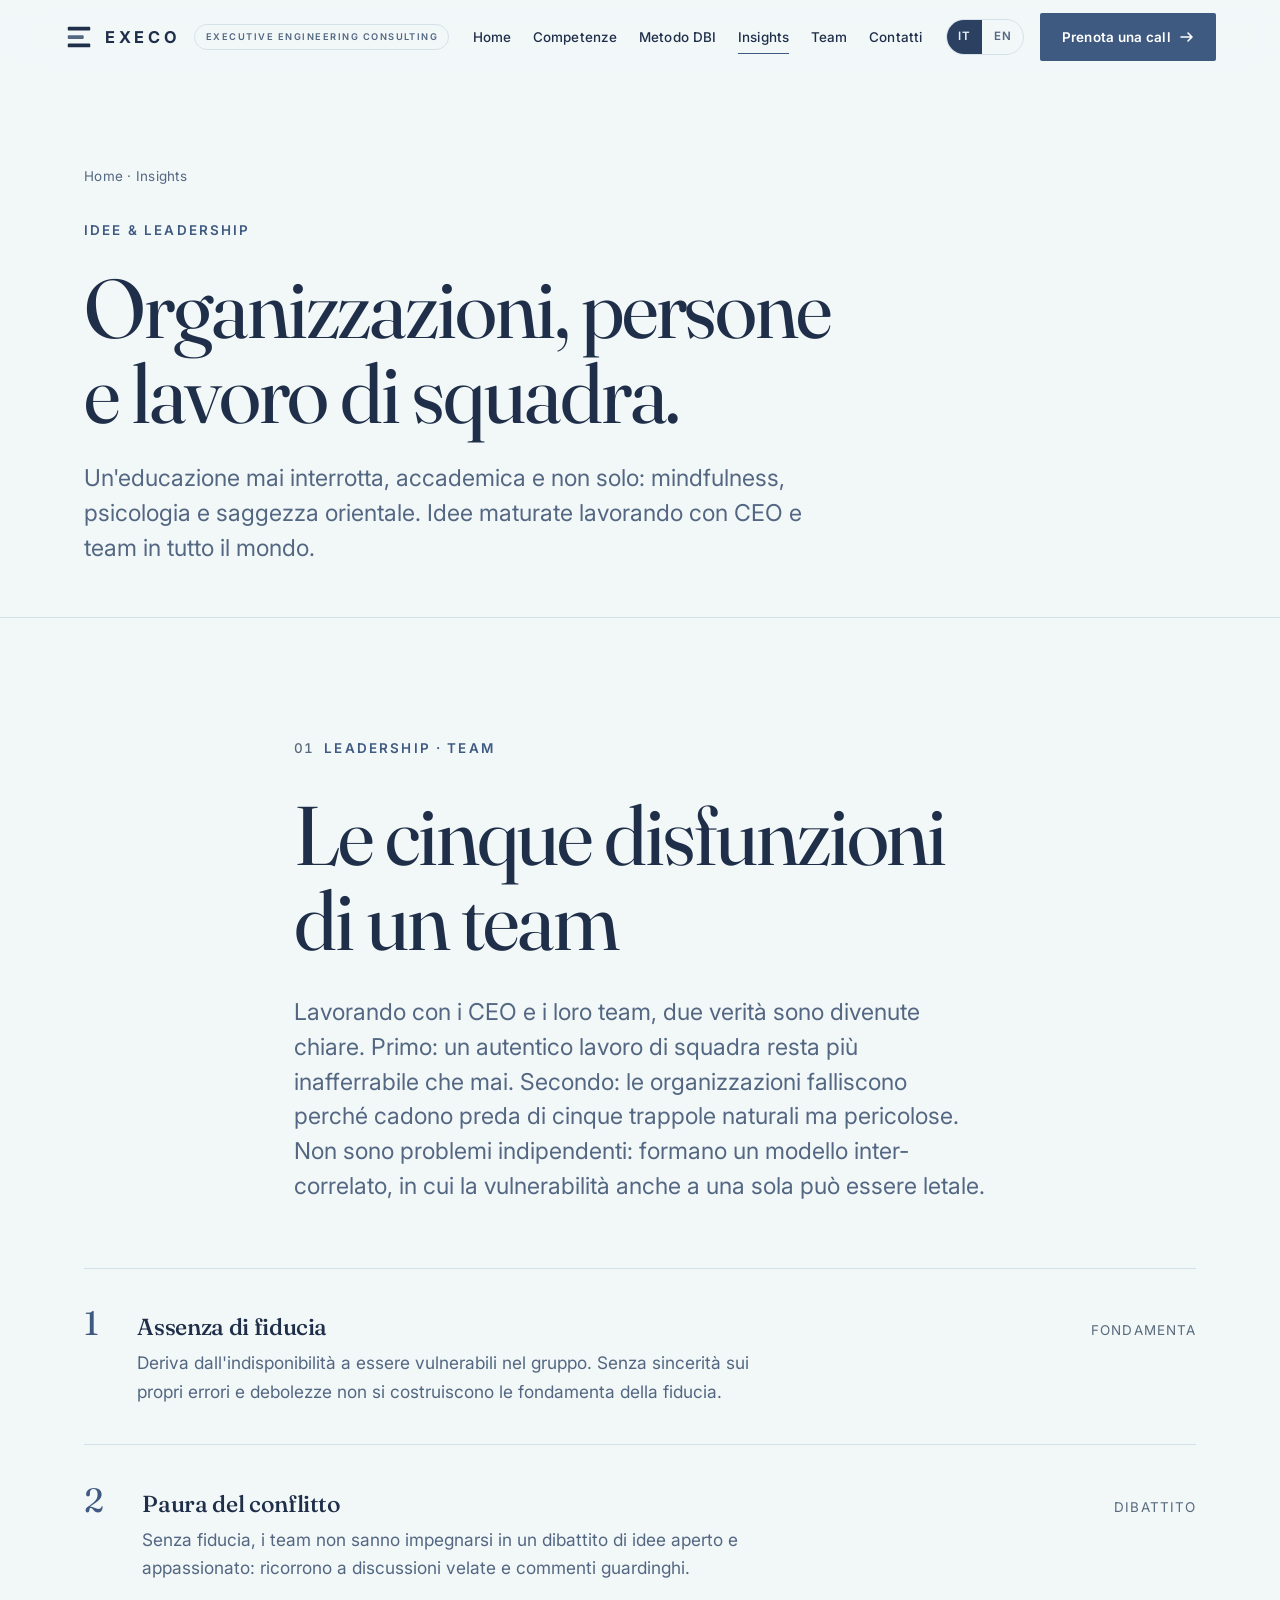
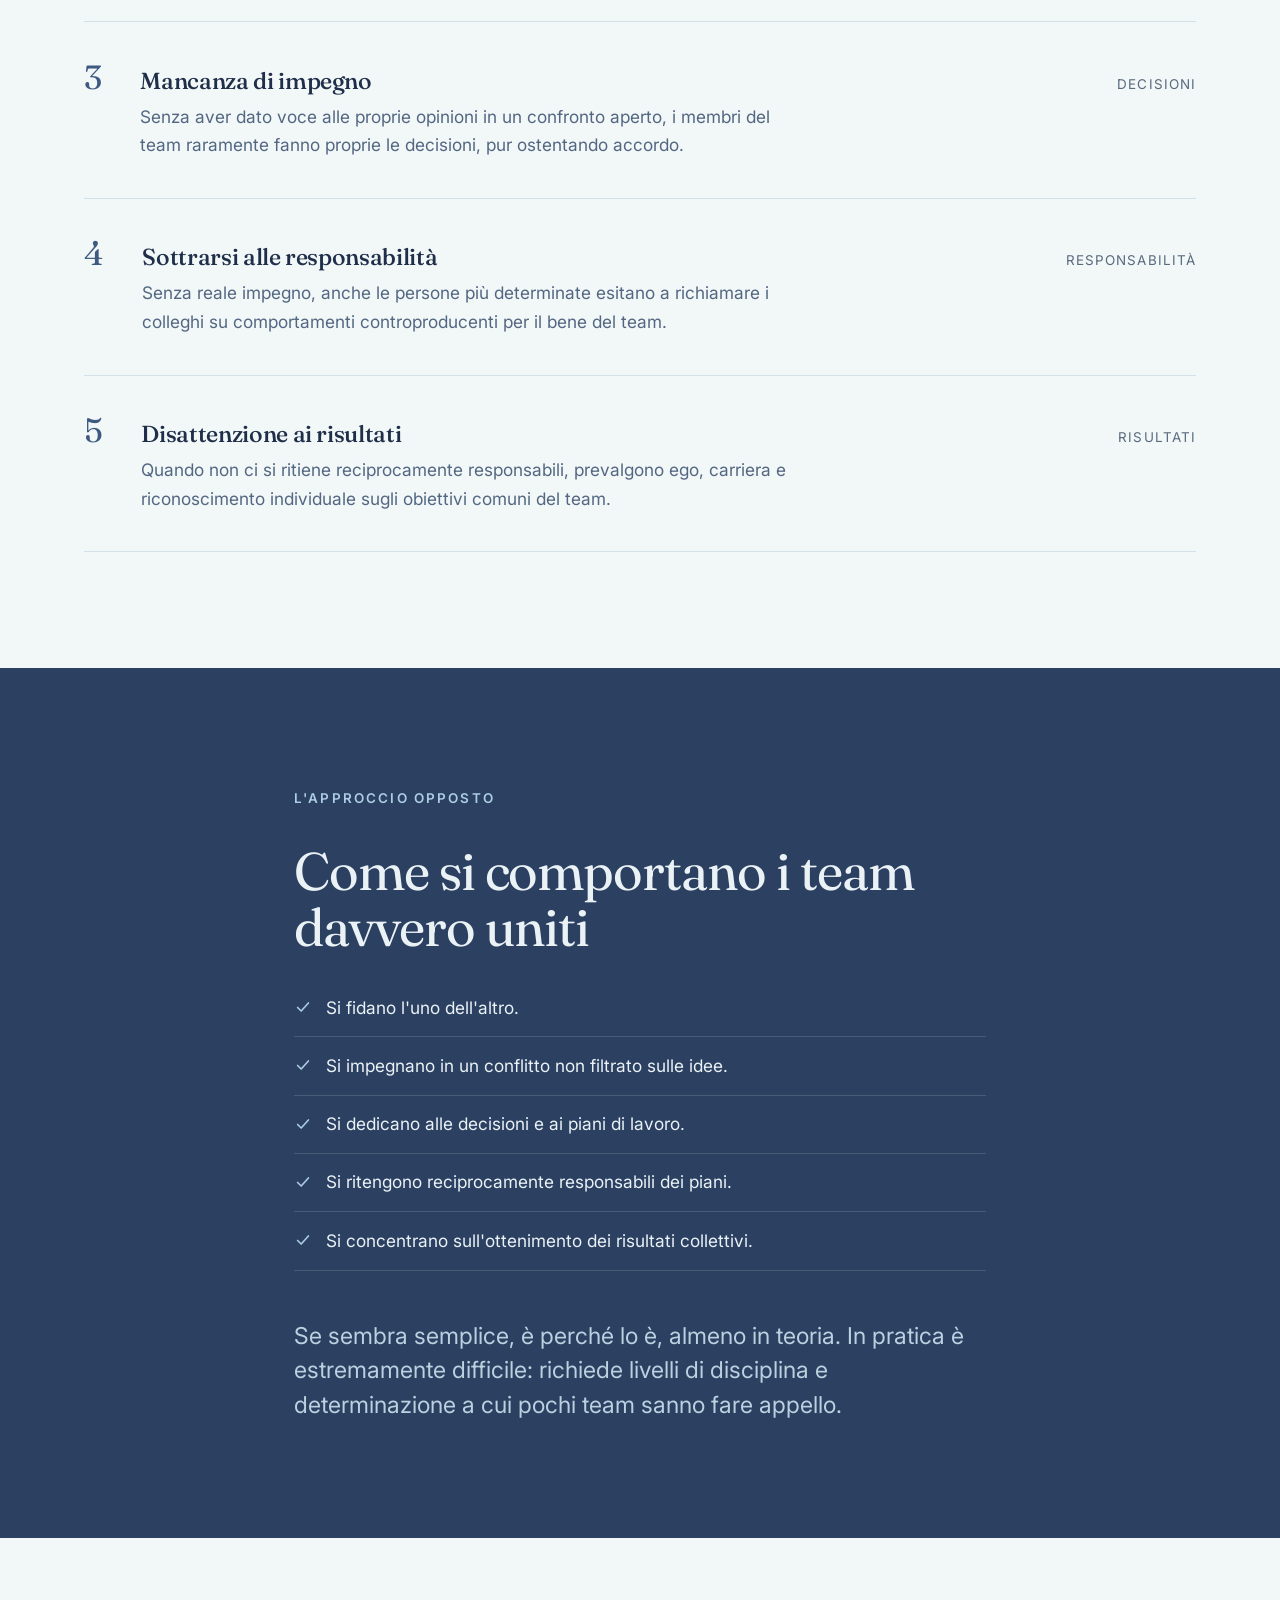
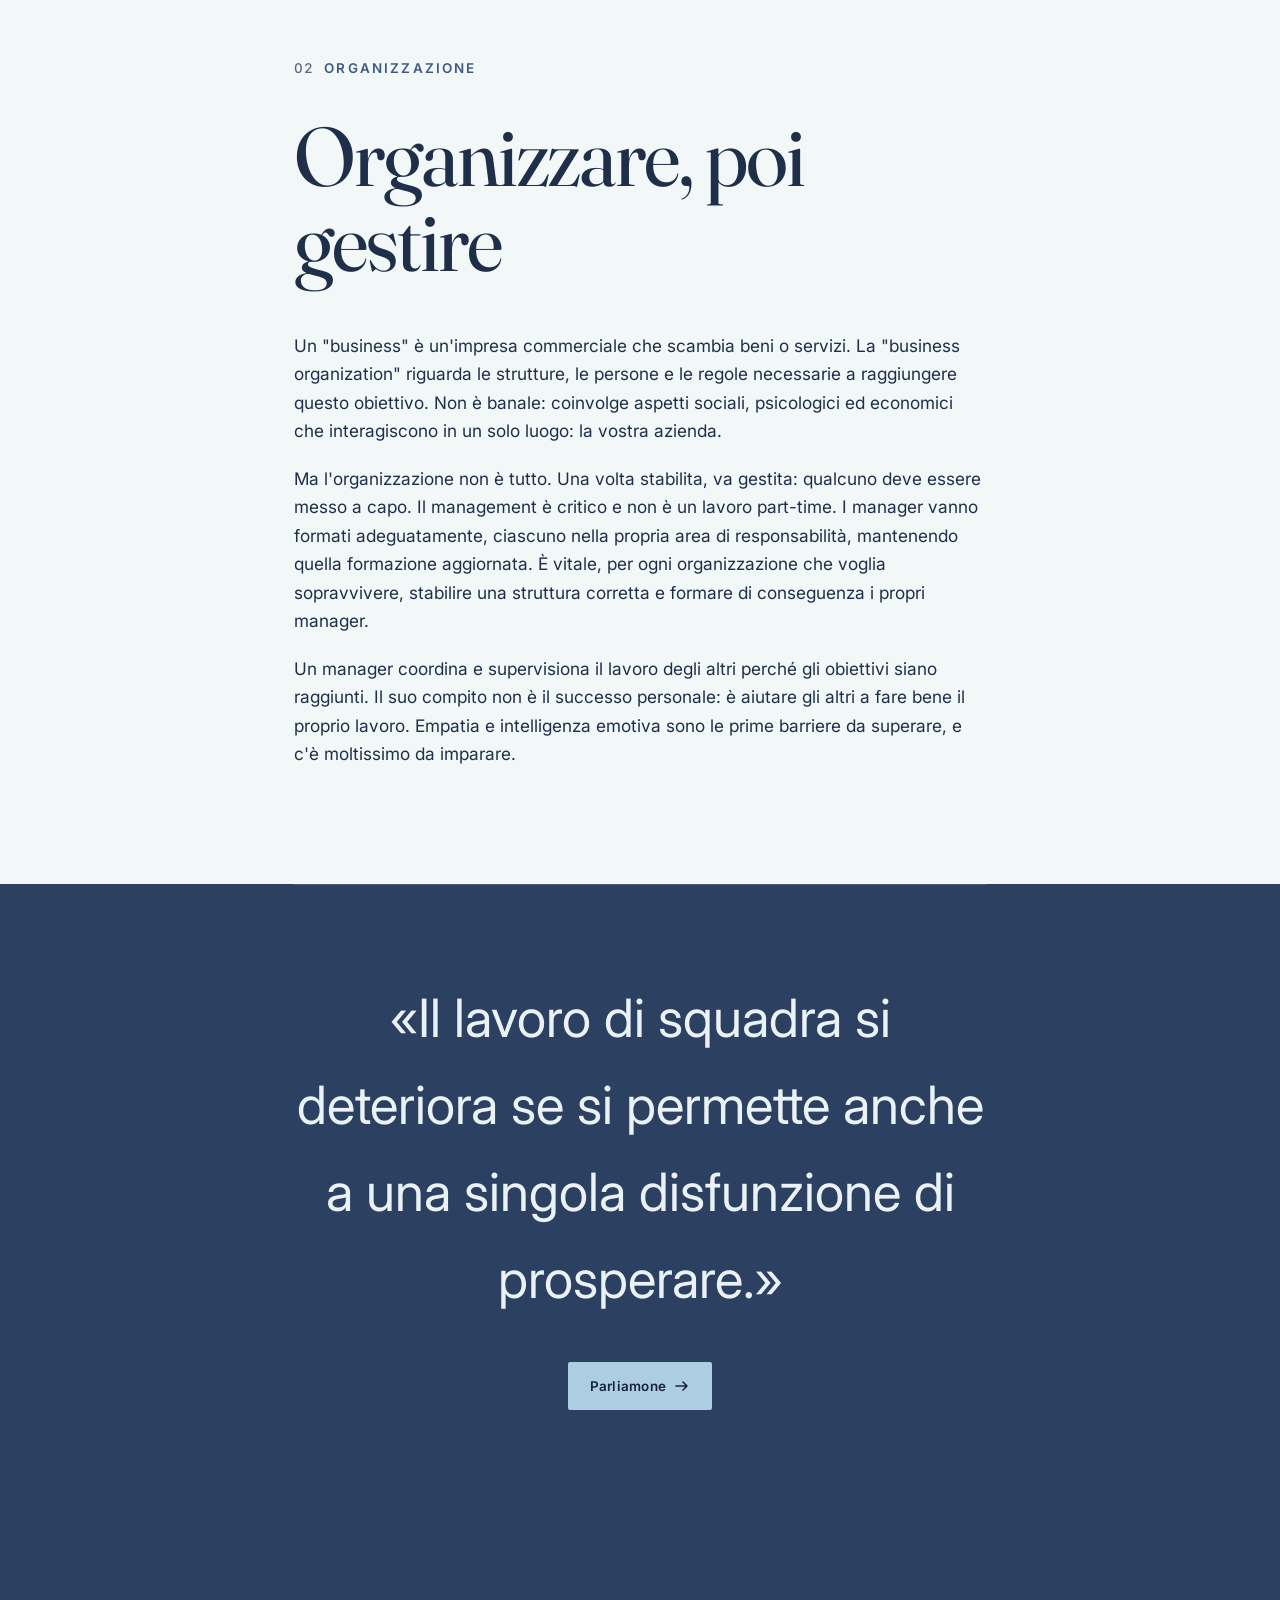
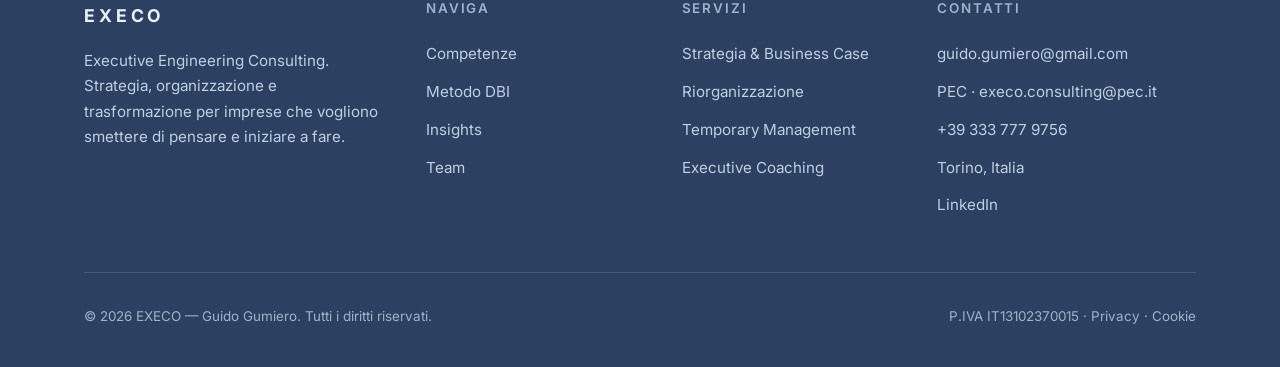
<file: insights.html>
<!doctype html>
<html lang="it" data-lang="it">
<head>
  <meta charset="utf-8">
  <meta name="viewport" content="width=device-width, initial-scale=1">
  <title>Insights · EXECO — Organizzazione, management e team</title>
  <meta name="description" content="Insights EXECO: le cinque disfunzioni di un team, organizzazione e management. Idee sulla leadership e sul comportamento organizzativo da oltre trent'anni di esperienza.">
  <link rel="preconnect" href="https://fonts.googleapis.com">
  <link rel="preconnect" href="https://fonts.gstatic.com" crossorigin>
  <link rel="icon" href="data:image/svg+xml,%3Csvg xmlns='http://www.w3.org/2000/svg' viewBox='0 0 32 32'%3E%3Crect x='4' y='5' width='24' height='4' rx='1' fill='%232c4062'/%3E%3Crect x='4' y='14' width='17' height='4' rx='1' fill='%23536782'/%3E%3Crect x='4' y='23' width='24' height='4' rx='1' fill='%232c4062'/%3E%3C/svg%3E">
  <link rel="stylesheet" href="assets/css/styles.css">
</head>
<body>
  <header class="site-header" id="site-header"></header>

  <main>
    <!-- PAGE HEAD -->
    <section class="page-head">
      <div class="wrap">
        <p class="breadcrumb" data-reveal><a href="index.html">Home</a> · Insights</p>
        <span class="eyebrow no-num mt-2" data-reveal data-delay="1"><span data-lang="it">Idee &amp; Leadership</span><span data-lang="en">Ideas &amp; Leadership</span></span>
        <h1 class="h-1" data-reveal data-delay="2">
          <span data-lang="it">Organizzazioni, persone<br>e lavoro di squadra.</span>
          <span data-lang="en">Organisations, people<br>and teamwork.</span>
        </h1>
        <p class="lead" data-reveal data-delay="3">
          <span data-lang="it">Un'educazione mai interrotta, accademica e non solo: mindfulness, psicologia e saggezza orientale. Idee maturate lavorando con CEO e team in tutto il mondo.</span>
          <span data-lang="en">An education that never stopped, academic and beyond: mindfulness, psychology and oriental wisdom. Ideas shaped working with CEOs and teams around the world.</span>
        </p>
      </div>
    </section>

    <hr class="divider">

    <!-- FEATURED: FIVE DYSFUNCTIONS -->
    <section class="section">
      <div class="wrap wrap-narrow">
        <span class="eyebrow" data-num="01" data-reveal>Leadership · Team</span>
        <h2 class="h-1 mt-2" data-reveal data-delay="1">
          <span data-lang="it">Le cinque disfunzioni di un team</span>
          <span data-lang="en">The five dysfunctions of a team</span>
        </h2>
        <p class="lead mt-2" data-reveal data-delay="2">
          <span data-lang="it">Lavorando con i CEO e i loro team, due verità sono divenute chiare. Primo: un autentico lavoro di squadra resta più inafferrabile che mai. Secondo: le organizzazioni falliscono perché cadono preda di cinque trappole naturali ma pericolose. Non sono problemi indipendenti: formano un modello inter-correlato, in cui la vulnerabilità anche a una sola può essere letale.</span>
          <span data-lang="en">Working with CEOs and their teams, two truths became clear. First: genuine teamwork remains more elusive than ever. Second: organisations fail because they fall prey to five natural but dangerous traps. These are not independent problems: they form an inter-related model, in which vulnerability to even one can be lethal.</span>
        </p>
      </div>

      <div class="wrap">
        <div class="stack">
          <div class="stack-row" data-reveal>
            <span class="n">1</span>
            <div>
              <h3><span data-lang="it">Assenza di fiducia</span><span data-lang="en">Absence of trust</span></h3>
              <p><span data-lang="it">Deriva dall'indisponibilità a essere vulnerabili nel gruppo. Senza sincerità sui propri errori e debolezze non si costruiscono le fondamenta della fiducia.</span><span data-lang="en">It comes from a reluctance to show vulnerability within the group. Without openness about one's mistakes and weaknesses, the foundation for trust cannot be built.</span></p>
            </div>
            <span class="side"><span data-lang="it">Fondamenta</span><span data-lang="en">Foundation</span></span>
          </div>
          <div class="stack-row" data-reveal>
            <span class="n">2</span>
            <div>
              <h3><span data-lang="it">Paura del conflitto</span><span data-lang="en">Fear of conflict</span></h3>
              <p><span data-lang="it">Senza fiducia, i team non sanno impegnarsi in un dibattito di idee aperto e appassionato: ricorrono a discussioni velate e commenti guardinghi.</span><span data-lang="en">Without trust, teams cannot engage in open, passionate debate of ideas: they resort to veiled discussions and guarded comments.</span></p>
            </div>
            <span class="side"><span data-lang="it">Dibattito</span><span data-lang="en">Debate</span></span>
          </div>
          <div class="stack-row" data-reveal>
            <span class="n">3</span>
            <div>
              <h3><span data-lang="it">Mancanza di impegno</span><span data-lang="en">Lack of commitment</span></h3>
              <p><span data-lang="it">Senza aver dato voce alle proprie opinioni in un confronto aperto, i membri del team raramente fanno proprie le decisioni, pur ostentando accordo.</span><span data-lang="en">Without having voiced their opinions in open debate, team members rarely buy into decisions, even while feigning agreement in meetings.</span></p>
            </div>
            <span class="side"><span data-lang="it">Decisioni</span><span data-lang="en">Decisions</span></span>
          </div>
          <div class="stack-row" data-reveal>
            <span class="n">4</span>
            <div>
              <h3><span data-lang="it">Sottrarsi alle responsabilità</span><span data-lang="en">Avoidance of accountability</span></h3>
              <p><span data-lang="it">Senza reale impegno, anche le persone più determinate esitano a richiamare i colleghi su comportamenti controproducenti per il bene del team.</span><span data-lang="en">Without real commitment, even the most driven people hesitate to call peers out on behaviours counterproductive to the team.</span></p>
            </div>
            <span class="side"><span data-lang="it">Responsabilità</span><span data-lang="en">Accountability</span></span>
          </div>
          <div class="stack-row" data-reveal>
            <span class="n">5</span>
            <div>
              <h3><span data-lang="it">Disattenzione ai risultati</span><span data-lang="en">Inattention to results</span></h3>
              <p><span data-lang="it">Quando non ci si ritiene reciprocamente responsabili, prevalgono ego, carriera e riconoscimento individuale sugli obiettivi comuni del team.</span><span data-lang="en">When people don't hold each other accountable, ego, career and individual recognition prevail over the team's common goals.</span></p>
            </div>
            <span class="side"><span data-lang="it">Risultati</span><span data-lang="en">Results</span></span>
          </div>
        </div>
      </div>
    </section>

    <!-- POSITIVE APPROACH -->
    <section class="section ink">
      <div class="wrap wrap-narrow">
        <span class="eyebrow no-num" data-reveal><span data-lang="it">L'approccio opposto</span><span data-lang="en">The opposite approach</span></span>
        <h2 class="h-2 mt-2" data-reveal data-delay="1"><span data-lang="it">Come si comportano i team davvero uniti</span><span data-lang="en">How truly cohesive teams behave</span></h2>
        <ul class="checklist" style="margin-top:2.4rem">
          <li data-reveal style="border-color:var(--line-ink)"><svg class="ck" viewBox="0 0 20 20" fill="none" aria-hidden="true" style="color:var(--accent-on-ink)"><path d="M4 10.5l4 4 8-9" stroke="currentColor" stroke-width="1.8" stroke-linecap="round" stroke-linejoin="round"/></svg><span style="color:var(--on-ink)"><span data-lang="it">Si fidano l'uno dell'altro.</span><span data-lang="en">They trust one another.</span></span></li>
          <li data-reveal style="border-color:var(--line-ink)"><svg class="ck" viewBox="0 0 20 20" fill="none" aria-hidden="true" style="color:var(--accent-on-ink)"><path d="M4 10.5l4 4 8-9" stroke="currentColor" stroke-width="1.8" stroke-linecap="round" stroke-linejoin="round"/></svg><span style="color:var(--on-ink)"><span data-lang="it">Si impegnano in un conflitto non filtrato sulle idee.</span><span data-lang="en">They engage in unfiltered conflict over ideas.</span></span></li>
          <li data-reveal style="border-color:var(--line-ink)"><svg class="ck" viewBox="0 0 20 20" fill="none" aria-hidden="true" style="color:var(--accent-on-ink)"><path d="M4 10.5l4 4 8-9" stroke="currentColor" stroke-width="1.8" stroke-linecap="round" stroke-linejoin="round"/></svg><span style="color:var(--on-ink)"><span data-lang="it">Si dedicano alle decisioni e ai piani di lavoro.</span><span data-lang="en">They commit to decisions and plans of action.</span></span></li>
          <li data-reveal style="border-color:var(--line-ink)"><svg class="ck" viewBox="0 0 20 20" fill="none" aria-hidden="true" style="color:var(--accent-on-ink)"><path d="M4 10.5l4 4 8-9" stroke="currentColor" stroke-width="1.8" stroke-linecap="round" stroke-linejoin="round"/></svg><span style="color:var(--on-ink)"><span data-lang="it">Si ritengono reciprocamente responsabili dei piani.</span><span data-lang="en">They hold one another accountable for those plans.</span></span></li>
          <li data-reveal style="border-color:var(--line-ink)"><svg class="ck" viewBox="0 0 20 20" fill="none" aria-hidden="true" style="color:var(--accent-on-ink)"><path d="M4 10.5l4 4 8-9" stroke="currentColor" stroke-width="1.8" stroke-linecap="round" stroke-linejoin="round"/></svg><span style="color:var(--on-ink)"><span data-lang="it">Si concentrano sull'ottenimento dei risultati collettivi.</span><span data-lang="en">They focus on achieving collective results.</span></span></li>
        </ul>
        <p class="lead mt-3" data-reveal><span data-lang="it">Se sembra semplice, è perché lo è, almeno in teoria. In pratica è estremamente difficile: richiede livelli di disciplina e determinazione a cui pochi team sanno fare appello.</span><span data-lang="en">If it sounds simple, it's because it is, at least in theory. In practice it is extremely hard: it demands levels of discipline and determination that few teams know how to achieve.</span></p>
      </div>
    </section>

    <!-- SECOND ESSAY -->
    <section class="section">
      <div class="wrap wrap-narrow">
        <span class="eyebrow" data-num="02" data-reveal><span data-lang="it">Organizzazione</span><span data-lang="en">Organisation</span></span>
        <h2 class="h-1 mt-2" data-reveal data-delay="1"><span data-lang="it">Organizzare, poi gestire</span><span data-lang="en">Organise, then manage</span></h2>
        <div class="bio mt-3" data-reveal data-delay="2">
          <p><span data-lang="it">Un "business" è un'impresa commerciale che scambia beni o servizi. La "business organization" riguarda le strutture, le persone e le regole necessarie a raggiungere questo obiettivo. Non è banale: coinvolge aspetti sociali, psicologici ed economici che interagiscono in un solo luogo: la vostra azienda.</span><span data-lang="en">A “business” is a commercial enterprise that trades in goods or services. “Business organisation” concerns the structures, people and rules needed to achieve that objective. It is not trivial: it involves social, psychological and economic aspects interacting in one place: your company.</span></p>
          <p><span data-lang="it">Ma l'organizzazione non è tutto. Una volta stabilita, va gestita: qualcuno deve essere messo a capo. Il management è critico e non è un lavoro part-time. I manager vanno formati adeguatamente, ciascuno nella propria area di responsabilità, mantenendo quella formazione aggiornata. È vitale, per ogni organizzazione che voglia sopravvivere, stabilire una struttura corretta e formare di conseguenza i propri manager.</span><span data-lang="en">But organisation is not everything. Once established, it must be managed: someone has to be put in charge. Management is critical and not a part-time job. Managers must be properly trained, each in their own area of responsibility, keeping that training up to date. It is vital, for any organisation seeking to survive, to establish a proper structure and train its managers accordingly.</span></p>
          <p><span data-lang="it">Un manager coordina e supervisiona il lavoro degli altri perché gli obiettivi siano raggiunti. Il suo compito non è il successo personale: è aiutare gli altri a fare bene il proprio lavoro. Empatia e intelligenza emotiva sono le prime barriere da superare, e c'è moltissimo da imparare.</span><span data-lang="en">A manager coordinates and oversees the work of others so that goals are met. Their job is not personal achievement: it is helping others do their work well. Empathy and emotional intelligence are the first barriers to overcome, and there is a great deal to learn.</span></p>
        </div>
      </div>
    </section>

    <!-- CTA -->
    <section class="section ink cta-band" style="padding-top:0">
      <div class="wrap wrap-narrow">
        <hr class="divider" style="background:var(--line-ink); margin-bottom:clamp(3rem,7vw,6rem)">
        <p class="manifesto q" style="font-size:var(--step-3)" data-reveal><span data-lang="it">«Il lavoro di squadra si deteriora se si permette anche a una singola disfunzione di prosperare.»</span><span data-lang="en">“Teamwork gets worse if even a single dysfunction is allowed to spread.”</span></p>
        <div class="actions" data-reveal data-delay="1"><a class="btn btn-primary" href="contact.html"><span data-lang="it">Parliamone</span><span data-lang="en">Let's talk</span><svg viewBox="0 0 16 16" fill="none" aria-hidden="true"><path d="M2 8h11M9 4l4 4-4 4" stroke="currentColor" stroke-width="1.6" stroke-linecap="round" stroke-linejoin="round"/></svg></a></div>
      </div>
    </section>
  </main>

  <footer class="site-footer" id="site-footer"></footer>
  <script src="assets/js/main.js"></script>
</body>
</html>
</file>
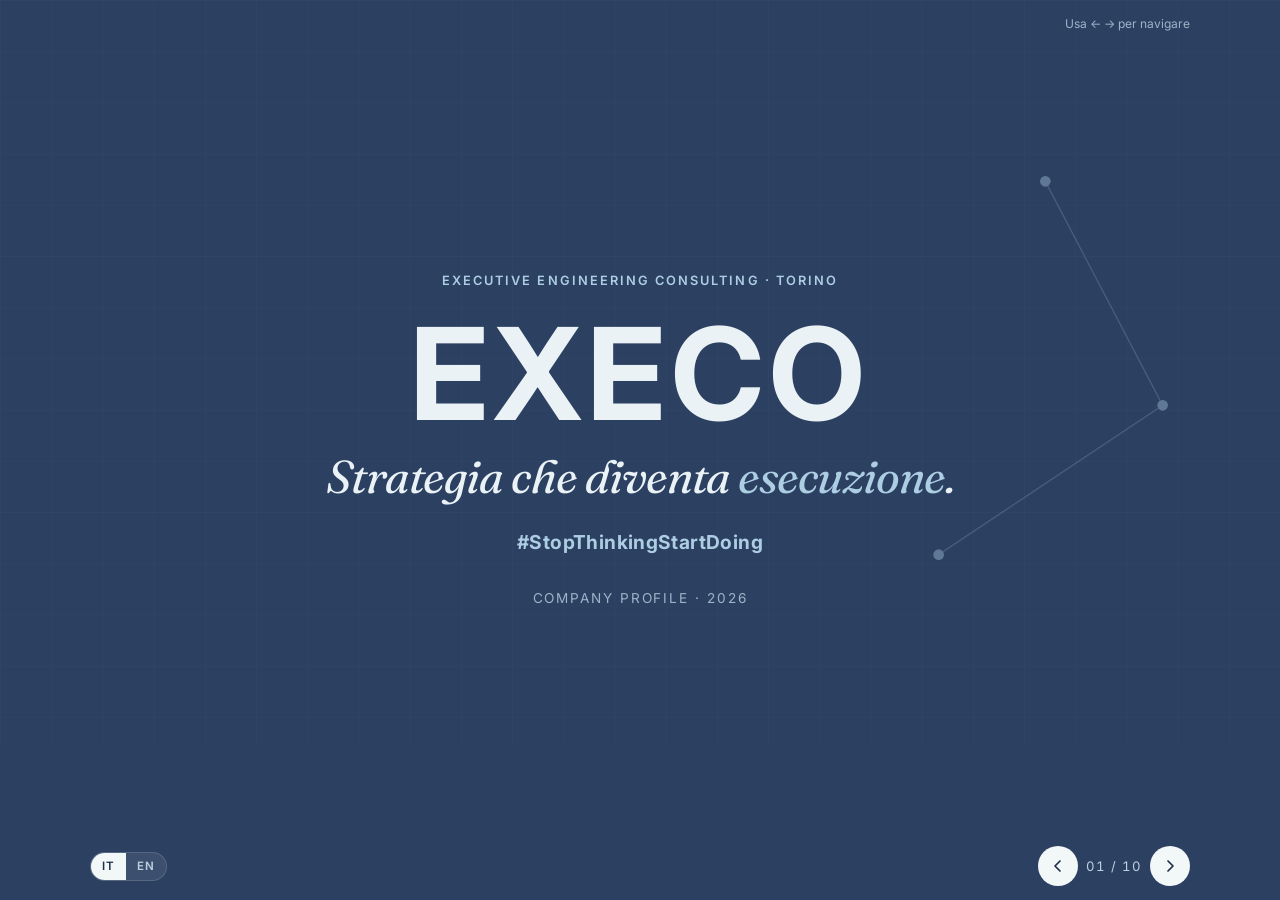
<file: presentazione-con-giacomo.html>
<!doctype html>
<html lang="it" data-lang="it">
<head>
  <meta charset="utf-8">
  <meta name="viewport" content="width=device-width, initial-scale=1">
  <title>EXECO — Presentazione / Company Profile (Team)</title>
  <meta name="description" content="Presentazione EXECO — Executive Engineering Consulting. Guido Gumiero & Giacomo Gumiero. Bilingue IT/EN.">
  <link rel="preconnect" href="https://fonts.googleapis.com">
  <link rel="preconnect" href="https://fonts.gstatic.com" crossorigin>
  <link rel="icon" href="data:image/svg+xml,%3Csvg xmlns='http://www.w3.org/2000/svg' viewBox='0 0 32 32'%3E%3Crect x='4' y='5' width='24' height='4' rx='1' fill='%232c4062'/%3E%3Crect x='4' y='14' width='17' height='4' rx='1' fill='%23536782'/%3E%3Crect x='4' y='23' width='24' height='4' rx='1' fill='%232c4062'/%3E%3C/svg%3E">
  <link rel="stylesheet" href="assets/css/slides.css">
</head>
<body>
  <div class="deck">

    <!-- 1 · COVER -->
    <section class="slide ink center" aria-label="Cover">
      <svg class="bp" viewBox="0 0 1200 700" preserveAspectRatio="xMidYMid slice" aria-hidden="true">
        <defs><pattern id="g1" width="48" height="48" patternUnits="userSpaceOnUse"><path d="M48 0H0V48" fill="none" stroke="#fff" stroke-width="1" opacity="0.10"/></pattern></defs>
        <rect width="1200" height="700" fill="url(#g1)"/>
        <circle cx="980" cy="170" r="5" fill="#accde2"/><circle cx="1090" cy="380" r="5" fill="#accde2"/><circle cx="880" cy="520" r="5" fill="#accde2"/>
        <path d="M980 170 L1090 380 L880 520" fill="none" stroke="#accde2" stroke-width="1.3" opacity="0.5"/>
      </svg>
      <div class="slide-wrap">
        <div class="eyebrow anim" style="justify-content:center">Executive Engineering Consulting · Torino</div>
        <div class="h-hero anim d1" style="margin-top:1.4rem; letter-spacing:.04em; font-family:var(--sans); font-weight:700; font-size:clamp(3.5rem,11vw,8rem)">EXECO</div>
        <p class="h-2 anim d2" style="margin-top:1rem; font-style:italic; color:var(--on-ink)">
          <span data-lang="it">Strategia che diventa <em class="hl">esecuzione</em>.</span>
          <span data-lang="en">Strategy that becomes <em class="hl">execution</em>.</span>
        </p>
        <p class="hash anim d3" style="margin-top:1.8rem; font-size:1.2rem">#StopThinkingStartDoing</p>
        <p class="anim d3" style="margin-top:2.2rem; color:var(--on-ink-faint); font-size:.85rem; letter-spacing:.14em; text-transform:uppercase">
          <span data-lang="it">Company Profile · 2026</span><span data-lang="en">Company Profile · 2026</span>
        </p>
      </div>
    </section>

    <!-- 2 · ABOUT -->
    <section class="slide" aria-label="About">
      <div class="slide-wrap">
        <span class="eyebrow anim" data-num="01"><span data-lang="it">Chi siamo</span><span data-lang="en">About</span></span>
        <h2 class="h-1 anim d1 mt-2">EXecutive Engineering COnsulting</h2>
        <p class="lead anim d2 mt-2">
          <span data-lang="it">EXECO nasce da oltre 35 anni di esperienza in ambienti internazionali e complessi. Uniamo ingegneria di prodotto, project management, performance improvement e organizzazione per un miglioramento continuo, misurabile e concreto.</span>
          <span data-lang="en">EXECO is built on 35+ years in international and complex environments. We combine product engineering, project management, performance improvement and organisation for continuous, measurable and concrete improvement.</span>
        </p>
        <p class="h-3 anim d3 mt-3" style="max-width:24ch; color:var(--accent)">
          <span data-lang="it">Lavoriamo al fianco del management, a ogni livello.</span>
          <span data-lang="en">We work alongside management, at every level.</span>
        </p>
      </div>
    </section>

    <!-- 3 · NUMBERS -->
    <section class="slide ink" aria-label="Numbers">
      <div class="slide-wrap">
        <span class="eyebrow anim" data-num="02"><span data-lang="it">In numeri</span><span data-lang="en">By the numbers</span></span>
        <h2 class="h-2 anim d1 mt-2"><span data-lang="it">Esperienza che fa la differenza</span><span data-lang="en">Experience that makes the difference</span></h2>
        <div class="s-metrics anim d2">
          <div class="s-metric"><div class="n">35<span class="u">+</span></div><div class="l"><span data-lang="it">Anni di direzione R&amp;D e management</span><span data-lang="en">Years in R&amp;D and management</span></div></div>
          <div class="s-metric"><div class="n">4</div><div class="l"><span data-lang="it">Continenti: Europa, Cina, Sud &amp; Nord America</span><span data-lang="en">Continents: Europe, China, South &amp; North America</span></div></div>
          <div class="s-metric"><div class="n">1000<span class="u">+</span></div><div class="l"><span data-lang="it">Persone guidate in organizzazioni complesse</span><span data-lang="en">People led across complex organisations</span></div></div>
          <div class="s-metric"><div class="n">10</div><div class="l"><span data-lang="it">Step strutturati del metodo DBI</span><span data-lang="en">Structured steps in the DBI method</span></div></div>
        </div>
      </div>
    </section>

    <!-- 4 · EXPERTISE -->
    <section class="slide" aria-label="Expertise">
      <div class="slide-wrap">
        <span class="eyebrow anim" data-num="03"><span data-lang="it">Competenze</span><span data-lang="en">Expertise</span></span>
        <h2 class="h-2 anim d1 mt-2"><span data-lang="it">Dove creiamo valore</span><span data-lang="en">Where we create value</span></h2>
        <div class="s-cards anim d2">
          <div class="s-card"><span class="i">01</span><h3><span data-lang="it">Strategia &amp; Business Case</span><span data-lang="en">Strategy &amp; Business Cases</span></h3><p><span data-lang="it">Piani strategici, analisi economico-finanziaria e go-to-market.</span><span data-lang="en">Strategic plans, economic-financial analysis and go-to-market.</span></p></div>
          <div class="s-card"><span class="i">02</span><h3><span data-lang="it">Riorganizzazione</span><span data-lang="en">Re-organisation</span></h3><p><span data-lang="it">Start-up e nuovi obiettivi con approcci Kaizen, Kaikaku, Kakushin.</span><span data-lang="en">Start-ups and new goals via Kaizen, Kaikaku, Kakushin.</span></p></div>
          <div class="s-card"><span class="i">03</span><h3>Digital Transformation</h3><p><span data-lang="it">Progetti multidisciplinari per ridurre time-to-market e costi.</span><span data-lang="en">Multidisciplinary projects to cut time-to-market and cost.</span></p></div>
          <div class="s-card"><span class="i">04</span><h3><span data-lang="it">Performance &amp; KPI</span><span data-lang="en">Performance &amp; KPI</span></h3><p><span data-lang="it">Definizione di KPI e SLA, monitoraggio costi, miglioramento.</span><span data-lang="en">KPIs and SLAs, cost monitoring, performance improvement.</span></p></div>
          <div class="s-card"><span class="i">05</span><h3>Temporary Management &amp; PMO</h3><p><span data-lang="it">Incarichi da temporary manager, PMO e change management.</span><span data-lang="en">Temporary manager assignments, PMO and change management.</span></p></div>
          <div class="s-card"><span class="i">06</span><h3>Executive Coaching</h3><p><span data-lang="it">Coaching per giovani manager e leadership di team.</span><span data-lang="en">Coaching for young managers and team leadership.</span></p></div>
        </div>
      </div>
    </section>

    <!-- 5 · DBI METHOD -->
    <section class="slide ink" aria-label="DBI Method">
      <div class="slide-wrap">
        <span class="eyebrow anim" data-num="04"><span data-lang="it">Metodo</span><span data-lang="en">Method</span></span>
        <h2 class="h-2 anim d1 mt-2">DBI — Dynamic Business Improvement</h2>
        <p class="lead anim d1 mt-1"><span data-lang="it">Un percorso strutturato e documentato per un cambiamento misurabile, senza presenza full-time.</span><span data-lang="en">A structured, documented path to measurable change, without full-time presence.</span></p>
        <div class="s-steps anim d2">
          <div class="s-step"><div class="code">TMI</div><div class="t">Top Management Interviews</div></div>
          <div class="s-step"><div class="code">ODP</div><div class="t">Objective Definition &amp; Planning</div></div>
          <div class="s-step"><div class="code">ASD</div><div class="t">Admin Scale Definition</div></div>
          <div class="s-step"><div class="code">OMC</div><div class="t">Operating Mission Critical</div></div>
          <div class="s-step"><div class="code">PIC</div><div class="t">Personnel Interviews &amp; Coaching</div></div>
          <div class="s-step"><div class="code">PRR</div><div class="t">Process Reviews</div></div>
          <div class="s-step"><div class="code">MON</div><div class="t">KPI &amp; SLA Monitoring</div></div>
          <div class="s-step"><div class="code">POL</div><div class="t">Procedures &amp; Policy</div></div>
          <div class="s-step"><div class="code">PRJ</div><div class="t">Project Planning</div></div>
          <div class="s-step"><div class="code">ADV</div><div class="t">Advisory &amp; Guidance</div></div>
        </div>
      </div>
    </section>

    <!-- 6 · ACTIVITIES -->
    <section class="slide" aria-label="What we do">
      <div class="slide-wrap">
        <span class="eyebrow anim" data-num="05"><span data-lang="it">Attività</span><span data-lang="en">What we do</span></span>
        <h2 class="h-2 anim d1 mt-2"><span data-lang="it">Cosa facciamo, in concreto</span><span data-lang="en">What we do, concretely</span></h2>
        <ul class="s-list anim d2">
          <li><svg class="ck" viewBox="0 0 20 20" fill="none"><path d="M4 10.5l4 4 8-9" stroke="currentColor" stroke-width="1.8" stroke-linecap="round" stroke-linejoin="round"/></svg><span><span data-lang="it">Piani strategici e business case</span><span data-lang="en">Strategic plans and business cases</span></span></li>
          <li><svg class="ck" viewBox="0 0 20 20" fill="none"><path d="M4 10.5l4 4 8-9" stroke="currentColor" stroke-width="1.8" stroke-linecap="round" stroke-linejoin="round"/></svg><span><span data-lang="it">Strategie di go-to-market</span><span data-lang="en">Go-to-market strategies</span></span></li>
          <li><svg class="ck" viewBox="0 0 20 20" fill="none"><path d="M4 10.5l4 4 8-9" stroke="currentColor" stroke-width="1.8" stroke-linecap="round" stroke-linejoin="round"/></svg><span><span data-lang="it">Analisi organizzativa e delle competenze</span><span data-lang="en">Organisation &amp; skills analysis</span></span></li>
          <li><svg class="ck" viewBox="0 0 20 20" fill="none"><path d="M4 10.5l4 4 8-9" stroke="currentColor" stroke-width="1.8" stroke-linecap="round" stroke-linejoin="round"/></svg><span><span data-lang="it">Benchmarking e analisi di mercato</span><span data-lang="en">Market analysis &amp; benchmarking</span></span></li>
          <li><svg class="ck" viewBox="0 0 20 20" fill="none"><path d="M4 10.5l4 4 8-9" stroke="currentColor" stroke-width="1.8" stroke-linecap="round" stroke-linejoin="round"/></svg><span><span data-lang="it">Reingegnerizzazione dei processi</span><span data-lang="en">Business process re-engineering</span></span></li>
          <li><svg class="ck" viewBox="0 0 20 20" fill="none"><path d="M4 10.5l4 4 8-9" stroke="currentColor" stroke-width="1.8" stroke-linecap="round" stroke-linejoin="round"/></svg><span><span data-lang="it">Gap analysis e aree di miglioramento</span><span data-lang="en">Gap analysis &amp; improvement areas</span></span></li>
          <li><svg class="ck" viewBox="0 0 20 20" fill="none"><path d="M4 10.5l4 4 8-9" stroke="currentColor" stroke-width="1.8" stroke-linecap="round" stroke-linejoin="round"/></svg><span><span data-lang="it">Recommendations e Action Plan</span><span data-lang="en">Recommendations &amp; Action Plan</span></span></li>
          <li><svg class="ck" viewBox="0 0 20 20" fill="none"><path d="M4 10.5l4 4 8-9" stroke="currentColor" stroke-width="1.8" stroke-linecap="round" stroke-linejoin="round"/></svg><span><span data-lang="it">PMO e change management</span><span data-lang="en">PMO &amp; change management</span></span></li>
        </ul>
      </div>
    </section>

    <!-- 7 · INSIGHT -->
    <section class="slide ink" aria-label="Insight">
      <div class="slide-wrap">
        <span class="eyebrow anim" data-num="06">Insight</span>
        <h2 class="h-2 anim d1 mt-2"><span data-lang="it">Le 5 disfunzioni di un team</span><span data-lang="en">The five dysfunctions of a team</span></h2>
        <div class="s-dys anim d2">
          <div class="row"><span class="num">1</span><div class="d"><h3><span data-lang="it">Assenza di fiducia.</span><span data-lang="en">Absence of trust.</span></h3> <p><span data-lang="it">Indisponibilità a essere vulnerabili nel gruppo.</span><span data-lang="en">Unwillingness to be vulnerable within the group.</span></p></div></div>
          <div class="row"><span class="num">2</span><div class="d"><h3><span data-lang="it">Paura del conflitto.</span><span data-lang="en">Fear of conflict.</span></h3> <p><span data-lang="it">Niente dibattito aperto e appassionato sulle idee.</span><span data-lang="en">No open, passionate debate of ideas.</span></p></div></div>
          <div class="row"><span class="num">3</span><div class="d"><h3><span data-lang="it">Mancanza di impegno.</span><span data-lang="en">Lack of commitment.</span></h3> <p><span data-lang="it">Le decisioni non vengono fatte proprie.</span><span data-lang="en">Decisions are not truly owned.</span></p></div></div>
          <div class="row"><span class="num">4</span><div class="d"><h3><span data-lang="it">Sottrarsi alle responsabilità.</span><span data-lang="en">Avoidance of accountability.</span></h3> <p><span data-lang="it">Si esita a richiamare i colleghi.</span><span data-lang="en">People hesitate to hold peers accountable.</span></p></div></div>
          <div class="row"><span class="num">5</span><div class="d"><h3><span data-lang="it">Disattenzione ai risultati.</span><span data-lang="en">Inattention to results.</span></h3> <p><span data-lang="it">Ego e carriera sopra gli obiettivi comuni.</span><span data-lang="en">Ego and career above common goals.</span></p></div></div>
        </div>
      </div>
    </section>

    <!-- 8 · TEAM — GUIDO -->
    <section class="slide" aria-label="Guido Gumiero">
      <div class="slide-wrap">
        <span class="eyebrow anim" data-num="07">Team</span>
        <div class="s-people solo anim d1 mt-2">
          <div class="person">
            <img class="avatar" src="assets/img/guido-gumiero.jpg" width="180" height="180" alt="Guido Gumiero">
            <div>
              <div class="nm">Guido Gumiero</div>
              <div class="role"><span data-lang="it">Fondatore · Direzione R&amp;D &amp; Organizzazione</span><span data-lang="en">Founder · R&amp;D &amp; Organisation Leadership</span></div>
              <p class="bio">
                <span data-lang="it">Oltre 35 anni alla direzione R&amp;D e ingegneria in IVECO, CNH Industrial, Meta System, TEXA e Cefla. Competenze in meccatronica, automotive e dispositivi medicali; trasformazione lean (Kaizen), PMO e responsabilità su tempi, costi, qualità e P&amp;L.</span>
                <span data-lang="en">Over 35 years leading R&amp;D and engineering at IVECO, CNH Industrial, Meta System, TEXA and Cefla. Expertise in mechatronics, automotive and medical devices; lean transformation (Kaizen), PMO and ownership of timing, cost, quality and P&amp;L.</span>
              </p>
              <div class="tags">
                <span class="tag">R&amp;D Leadership</span><span class="tag"><span data-lang="it">Meccatronica</span><span data-lang="en">Mechatronics</span></span><span class="tag">Automotive</span><span class="tag"><span data-lang="it">Dispositivi medicali</span><span data-lang="en">Medical Devices</span></span><span class="tag">Lean · Kaizen</span><span class="tag">PMO</span>
              </div>
            </div>
          </div>
        </div>
      </div>
    </section>

    <!-- 9 · TEAM — GIACOMO -->
    <section class="slide ink" aria-label="Giacomo Gumiero">
      <div class="slide-wrap">
        <span class="eyebrow anim">Team</span>
        <div class="s-people solo anim d1 mt-2">
          <div class="person">
            <img class="avatar" src="assets/img/giacomo-gumiero.jpg" width="180" height="180" alt="Giacomo Gumiero">
            <div>
              <div class="nm">Giacomo Gumiero</div>
              <div class="role"><span data-lang="it">Partner · Nuove tecnologie, AI &amp; Go-to-Market</span><span data-lang="en">Partner · New Technologies, AI &amp; Go-to-Market</span></div>
              <p class="bio">
                <span data-lang="it">La nuova generazione di EXECO: unisce finanza e tecnologia. Master in Management (Investment Banking) alla ESCP Business School; esperienze in M&amp;A, risk management e business development. Focus su intelligenza artificiale e nuove tecnologie, go-to-market e canali di vendita e distribuzione.</span>
                <span data-lang="en">The new generation of EXECO, bridging finance and technology. Master in Management (Investment Banking) at ESCP Business School; experience in M&amp;A, risk management and business development. Focus on AI and new technologies, go-to-market and sales &amp; distribution channels.</span>
              </p>
              <div class="tags">
                <span class="tag">Artificial Intelligence</span><span class="tag"><span data-lang="it">Nuove tecnologie</span><span data-lang="en">New Technologies</span></span><span class="tag">Go-to-Market</span><span class="tag"><span data-lang="it">Vendite</span><span data-lang="en">Sales</span></span><span class="tag"><span data-lang="it">Distribuzione</span><span data-lang="en">Distribution</span></span>
              </div>
            </div>
          </div>
        </div>
      </div>
    </section>

    <!-- 10 · CONTACT -->
    <section class="slide ink center" aria-label="Contact">
      <div class="slide-wrap">
        <p class="hash anim" style="font-size:1.3rem">#StopThinkingStartDoing</p>
        <h2 class="h-1 anim d1 mt-2" style="max-width:20ch; margin-inline:auto"><span data-lang="it">Parliamo della vostra prossima trasformazione.</span><span data-lang="en">Let's talk about your next transformation.</span></h2>
        <div class="s-contact anim d2">
          <div class="row"><span class="k">Email</span><span class="v">guido.gumiero@gmail.com</span></div>
          <div class="row"><span class="k">PEC</span><span class="v">execo.consulting@pec.it</span></div>
          <div class="row"><span class="k"><span data-lang="it">Telefono</span><span data-lang="en">Phone</span></span><span class="v">+39 333 777 9756</span></div>
          <div class="row"><span class="k"><span data-lang="it">Sede</span><span data-lang="en">Location</span></span><span class="v">Torino, Italia</span></div>
        </div>
        <p class="anim d3 mt-2" style="color:var(--on-ink-faint); font-size:.8rem; letter-spacing:.1em">EXECO · P.IVA IT13102370015</p>
      </div>
    </section>

  </div>

  <!-- UI -->
  <div class="deck-progress"></div>
  <div class="deck-hint"><span data-lang="it">Usa ← → per navigare</span><span data-lang="en">Use ← → to navigate</span></div>
  <div class="deck-ui">
    <div class="deck-lang" role="group" aria-label="Lingua / Language">
      <button type="button" data-setlang="it" lang="it">IT</button><button type="button" data-setlang="en" lang="en">EN</button>
    </div>
    <div class="deck-nav">
      <button class="deck-ctrl" type="button" data-prev aria-label="Precedente / Previous"><svg viewBox="0 0 16 16" fill="none" aria-hidden="true"><path d="M10 3 5 8l5 5" stroke="currentColor" stroke-width="1.7" stroke-linecap="round" stroke-linejoin="round"/></svg></button>
      <span class="deck-count"><span class="cur">01</span> / <span class="tot">10</span></span>
      <button class="deck-ctrl" type="button" data-next aria-label="Successiva / Next"><svg viewBox="0 0 16 16" fill="none" aria-hidden="true"><path d="M6 3l5 5-5 5" stroke="currentColor" stroke-width="1.7" stroke-linecap="round" stroke-linejoin="round"/></svg></button>
    </div>
  </div>

  <script src="assets/js/slides.js"></script>
</body>
</html>
</file>
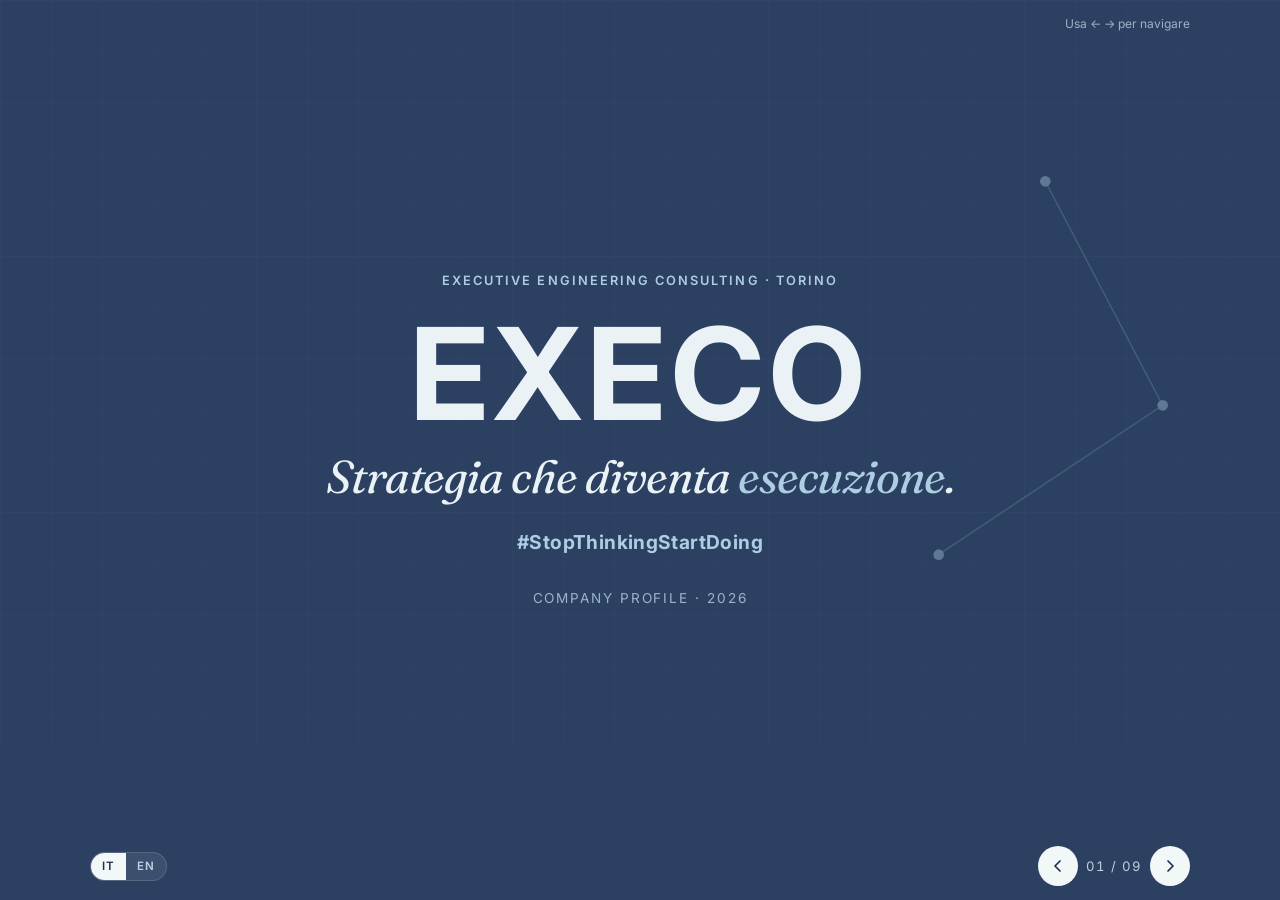
<file: presentazione-senza-giacomo.html>
<!doctype html>
<html lang="it" data-lang="it">
<head>
  <meta charset="utf-8">
  <meta name="viewport" content="width=device-width, initial-scale=1">
  <title>EXECO — Presentazione / Company Profile</title>
  <meta name="description" content="Presentazione EXECO — Executive Engineering Consulting. Guido Gumiero. Bilingue IT/EN.">
  <link rel="preconnect" href="https://fonts.googleapis.com">
  <link rel="preconnect" href="https://fonts.gstatic.com" crossorigin>
  <link rel="icon" href="data:image/svg+xml,%3Csvg xmlns='http://www.w3.org/2000/svg' viewBox='0 0 32 32'%3E%3Crect x='4' y='5' width='24' height='4' rx='1' fill='%232c4062'/%3E%3Crect x='4' y='14' width='17' height='4' rx='1' fill='%23536782'/%3E%3Crect x='4' y='23' width='24' height='4' rx='1' fill='%232c4062'/%3E%3C/svg%3E">
  <link rel="stylesheet" href="assets/css/slides.css">
</head>
<body>
  <div class="deck">

    <!-- 1 · COVER -->
    <section class="slide ink center" aria-label="Cover">
      <svg class="bp" viewBox="0 0 1200 700" preserveAspectRatio="xMidYMid slice" aria-hidden="true">
        <defs><pattern id="g1" width="48" height="48" patternUnits="userSpaceOnUse"><path d="M48 0H0V48" fill="none" stroke="#fff" stroke-width="1" opacity="0.10"/></pattern></defs>
        <rect width="1200" height="700" fill="url(#g1)"/>
        <circle cx="980" cy="170" r="5" fill="#accde2"/><circle cx="1090" cy="380" r="5" fill="#accde2"/><circle cx="880" cy="520" r="5" fill="#accde2"/>
        <path d="M980 170 L1090 380 L880 520" fill="none" stroke="#accde2" stroke-width="1.3" opacity="0.5"/>
      </svg>
      <div class="slide-wrap">
        <div class="eyebrow anim" style="justify-content:center">Executive Engineering Consulting · Torino</div>
        <div class="h-hero anim d1" style="margin-top:1.4rem; letter-spacing:.04em; font-family:var(--sans); font-weight:700; font-size:clamp(3.5rem,11vw,8rem)">EXECO</div>
        <p class="h-2 anim d2" style="margin-top:1rem; font-style:italic; color:var(--on-ink)">
          <span data-lang="it">Strategia che diventa <em class="hl">esecuzione</em>.</span>
          <span data-lang="en">Strategy that becomes <em class="hl">execution</em>.</span>
        </p>
        <p class="hash anim d3" style="margin-top:1.8rem; font-size:1.2rem">#StopThinkingStartDoing</p>
        <p class="anim d3" style="margin-top:2.2rem; color:var(--on-ink-faint); font-size:.85rem; letter-spacing:.14em; text-transform:uppercase">
          <span data-lang="it">Company Profile · 2026</span><span data-lang="en">Company Profile · 2026</span>
        </p>
      </div>
    </section>

    <!-- 2 · ABOUT -->
    <section class="slide" aria-label="About">
      <div class="slide-wrap">
        <span class="eyebrow anim" data-num="01"><span data-lang="it">Chi siamo</span><span data-lang="en">About</span></span>
        <h2 class="h-1 anim d1 mt-2">EXecutive Engineering COnsulting</h2>
        <p class="lead anim d2 mt-2">
          <span data-lang="it">EXECO nasce da oltre 35 anni di esperienza in ambienti internazionali e complessi. Uniamo ingegneria di prodotto, project management, performance improvement e organizzazione per un miglioramento continuo, misurabile e concreto.</span>
          <span data-lang="en">EXECO is built on 35+ years in international and complex environments. We combine product engineering, project management, performance improvement and organisation for continuous, measurable and concrete improvement.</span>
        </p>
        <p class="h-3 anim d3 mt-3" style="max-width:24ch; color:var(--accent)">
          <span data-lang="it">Lavoriamo al fianco del management, a ogni livello.</span>
          <span data-lang="en">We work alongside management, at every level.</span>
        </p>
      </div>
    </section>

    <!-- 3 · NUMBERS -->
    <section class="slide ink" aria-label="Numbers">
      <div class="slide-wrap">
        <span class="eyebrow anim" data-num="02"><span data-lang="it">In numeri</span><span data-lang="en">By the numbers</span></span>
        <h2 class="h-2 anim d1 mt-2"><span data-lang="it">Esperienza che fa la differenza</span><span data-lang="en">Experience that makes the difference</span></h2>
        <div class="s-metrics anim d2">
          <div class="s-metric"><div class="n">35<span class="u">+</span></div><div class="l"><span data-lang="it">Anni di direzione R&amp;D e management</span><span data-lang="en">Years in R&amp;D and management</span></div></div>
          <div class="s-metric"><div class="n">4</div><div class="l"><span data-lang="it">Continenti: Europa, Cina, Sud &amp; Nord America</span><span data-lang="en">Continents: Europe, China, South &amp; North America</span></div></div>
          <div class="s-metric"><div class="n">1000<span class="u">+</span></div><div class="l"><span data-lang="it">Persone guidate in organizzazioni complesse</span><span data-lang="en">People led across complex organisations</span></div></div>
          <div class="s-metric"><div class="n">10</div><div class="l"><span data-lang="it">Step strutturati del metodo DBI</span><span data-lang="en">Structured steps in the DBI method</span></div></div>
        </div>
      </div>
    </section>

    <!-- 4 · EXPERTISE -->
    <section class="slide" aria-label="Expertise">
      <div class="slide-wrap">
        <span class="eyebrow anim" data-num="03"><span data-lang="it">Competenze</span><span data-lang="en">Expertise</span></span>
        <h2 class="h-2 anim d1 mt-2"><span data-lang="it">Dove creiamo valore</span><span data-lang="en">Where we create value</span></h2>
        <div class="s-cards anim d2">
          <div class="s-card"><span class="i">01</span><h3><span data-lang="it">Strategia &amp; Business Case</span><span data-lang="en">Strategy &amp; Business Cases</span></h3><p><span data-lang="it">Piani strategici, analisi economico-finanziaria e go-to-market.</span><span data-lang="en">Strategic plans, economic-financial analysis and go-to-market.</span></p></div>
          <div class="s-card"><span class="i">02</span><h3><span data-lang="it">Riorganizzazione</span><span data-lang="en">Re-organisation</span></h3><p><span data-lang="it">Start-up e nuovi obiettivi con approcci Kaizen, Kaikaku, Kakushin.</span><span data-lang="en">Start-ups and new goals via Kaizen, Kaikaku, Kakushin.</span></p></div>
          <div class="s-card"><span class="i">03</span><h3>Digital Transformation</h3><p><span data-lang="it">Progetti multidisciplinari per ridurre time-to-market e costi.</span><span data-lang="en">Multidisciplinary projects to cut time-to-market and cost.</span></p></div>
          <div class="s-card"><span class="i">04</span><h3><span data-lang="it">Performance &amp; KPI</span><span data-lang="en">Performance &amp; KPI</span></h3><p><span data-lang="it">Definizione di KPI e SLA, monitoraggio costi, miglioramento.</span><span data-lang="en">KPIs and SLAs, cost monitoring, performance improvement.</span></p></div>
          <div class="s-card"><span class="i">05</span><h3>Temporary Management &amp; PMO</h3><p><span data-lang="it">Incarichi da temporary manager, PMO e change management.</span><span data-lang="en">Temporary manager assignments, PMO and change management.</span></p></div>
          <div class="s-card"><span class="i">06</span><h3>Executive Coaching</h3><p><span data-lang="it">Coaching per giovani manager e leadership di team.</span><span data-lang="en">Coaching for young managers and team leadership.</span></p></div>
        </div>
      </div>
    </section>

    <!-- 5 · DBI METHOD -->
    <section class="slide ink" aria-label="DBI Method">
      <div class="slide-wrap">
        <span class="eyebrow anim" data-num="04"><span data-lang="it">Metodo</span><span data-lang="en">Method</span></span>
        <h2 class="h-2 anim d1 mt-2">DBI — Dynamic Business Improvement</h2>
        <p class="lead anim d1 mt-1"><span data-lang="it">Un percorso strutturato e documentato per un cambiamento misurabile, senza presenza full-time.</span><span data-lang="en">A structured, documented path to measurable change, without full-time presence.</span></p>
        <div class="s-steps anim d2">
          <div class="s-step"><div class="code">TMI</div><div class="t">Top Management Interviews</div></div>
          <div class="s-step"><div class="code">ODP</div><div class="t">Objective Definition &amp; Planning</div></div>
          <div class="s-step"><div class="code">ASD</div><div class="t">Admin Scale Definition</div></div>
          <div class="s-step"><div class="code">OMC</div><div class="t">Operating Mission Critical</div></div>
          <div class="s-step"><div class="code">PIC</div><div class="t">Personnel Interviews &amp; Coaching</div></div>
          <div class="s-step"><div class="code">PRR</div><div class="t">Process Reviews</div></div>
          <div class="s-step"><div class="code">MON</div><div class="t">KPI &amp; SLA Monitoring</div></div>
          <div class="s-step"><div class="code">POL</div><div class="t">Procedures &amp; Policy</div></div>
          <div class="s-step"><div class="code">PRJ</div><div class="t">Project Planning</div></div>
          <div class="s-step"><div class="code">ADV</div><div class="t">Advisory &amp; Guidance</div></div>
        </div>
      </div>
    </section>

    <!-- 6 · ACTIVITIES -->
    <section class="slide" aria-label="What we do">
      <div class="slide-wrap">
        <span class="eyebrow anim" data-num="05"><span data-lang="it">Attività</span><span data-lang="en">What we do</span></span>
        <h2 class="h-2 anim d1 mt-2"><span data-lang="it">Cosa facciamo, in concreto</span><span data-lang="en">What we do, concretely</span></h2>
        <ul class="s-list anim d2">
          <li><svg class="ck" viewBox="0 0 20 20" fill="none"><path d="M4 10.5l4 4 8-9" stroke="currentColor" stroke-width="1.8" stroke-linecap="round" stroke-linejoin="round"/></svg><span><span data-lang="it">Piani strategici e business case</span><span data-lang="en">Strategic plans and business cases</span></span></li>
          <li><svg class="ck" viewBox="0 0 20 20" fill="none"><path d="M4 10.5l4 4 8-9" stroke="currentColor" stroke-width="1.8" stroke-linecap="round" stroke-linejoin="round"/></svg><span><span data-lang="it">Strategie di go-to-market</span><span data-lang="en">Go-to-market strategies</span></span></li>
          <li><svg class="ck" viewBox="0 0 20 20" fill="none"><path d="M4 10.5l4 4 8-9" stroke="currentColor" stroke-width="1.8" stroke-linecap="round" stroke-linejoin="round"/></svg><span><span data-lang="it">Analisi organizzativa e delle competenze</span><span data-lang="en">Organisation &amp; skills analysis</span></span></li>
          <li><svg class="ck" viewBox="0 0 20 20" fill="none"><path d="M4 10.5l4 4 8-9" stroke="currentColor" stroke-width="1.8" stroke-linecap="round" stroke-linejoin="round"/></svg><span><span data-lang="it">Benchmarking e analisi di mercato</span><span data-lang="en">Market analysis &amp; benchmarking</span></span></li>
          <li><svg class="ck" viewBox="0 0 20 20" fill="none"><path d="M4 10.5l4 4 8-9" stroke="currentColor" stroke-width="1.8" stroke-linecap="round" stroke-linejoin="round"/></svg><span><span data-lang="it">Reingegnerizzazione dei processi</span><span data-lang="en">Business process re-engineering</span></span></li>
          <li><svg class="ck" viewBox="0 0 20 20" fill="none"><path d="M4 10.5l4 4 8-9" stroke="currentColor" stroke-width="1.8" stroke-linecap="round" stroke-linejoin="round"/></svg><span><span data-lang="it">Gap analysis e aree di miglioramento</span><span data-lang="en">Gap analysis &amp; improvement areas</span></span></li>
          <li><svg class="ck" viewBox="0 0 20 20" fill="none"><path d="M4 10.5l4 4 8-9" stroke="currentColor" stroke-width="1.8" stroke-linecap="round" stroke-linejoin="round"/></svg><span><span data-lang="it">Recommendations e Action Plan</span><span data-lang="en">Recommendations &amp; Action Plan</span></span></li>
          <li><svg class="ck" viewBox="0 0 20 20" fill="none"><path d="M4 10.5l4 4 8-9" stroke="currentColor" stroke-width="1.8" stroke-linecap="round" stroke-linejoin="round"/></svg><span><span data-lang="it">PMO e change management</span><span data-lang="en">PMO &amp; change management</span></span></li>
        </ul>
      </div>
    </section>

    <!-- 7 · INSIGHT -->
    <section class="slide ink" aria-label="Insight">
      <div class="slide-wrap">
        <span class="eyebrow anim" data-num="06">Insight</span>
        <h2 class="h-2 anim d1 mt-2"><span data-lang="it">Le 5 disfunzioni di un team</span><span data-lang="en">The five dysfunctions of a team</span></h2>
        <div class="s-dys anim d2">
          <div class="row"><span class="num">1</span><div class="d"><h3><span data-lang="it">Assenza di fiducia.</span><span data-lang="en">Absence of trust.</span></h3> <p><span data-lang="it">Indisponibilità a essere vulnerabili nel gruppo.</span><span data-lang="en">Unwillingness to be vulnerable within the group.</span></p></div></div>
          <div class="row"><span class="num">2</span><div class="d"><h3><span data-lang="it">Paura del conflitto.</span><span data-lang="en">Fear of conflict.</span></h3> <p><span data-lang="it">Niente dibattito aperto e appassionato sulle idee.</span><span data-lang="en">No open, passionate debate of ideas.</span></p></div></div>
          <div class="row"><span class="num">3</span><div class="d"><h3><span data-lang="it">Mancanza di impegno.</span><span data-lang="en">Lack of commitment.</span></h3> <p><span data-lang="it">Le decisioni non vengono fatte proprie.</span><span data-lang="en">Decisions are not truly owned.</span></p></div></div>
          <div class="row"><span class="num">4</span><div class="d"><h3><span data-lang="it">Sottrarsi alle responsabilità.</span><span data-lang="en">Avoidance of accountability.</span></h3> <p><span data-lang="it">Si esita a richiamare i colleghi.</span><span data-lang="en">People hesitate to hold peers accountable.</span></p></div></div>
          <div class="row"><span class="num">5</span><div class="d"><h3><span data-lang="it">Disattenzione ai risultati.</span><span data-lang="en">Inattention to results.</span></h3> <p><span data-lang="it">Ego e carriera sopra gli obiettivi comuni.</span><span data-lang="en">Ego and career above common goals.</span></p></div></div>
        </div>
      </div>
    </section>

    <!-- 8 · TEAM — GUIDO -->
    <section class="slide" aria-label="Guido Gumiero">
      <div class="slide-wrap">
        <span class="eyebrow anim" data-num="07">Team</span>
        <div class="s-people solo anim d1 mt-2">
          <div class="person">
            <img class="avatar" src="assets/img/guido-gumiero.jpg" width="180" height="180" alt="Guido Gumiero">
            <div>
              <div class="nm">Guido Gumiero</div>
              <div class="role"><span data-lang="it">Fondatore · Direzione R&amp;D &amp; Organizzazione</span><span data-lang="en">Founder · R&amp;D &amp; Organisation Leadership</span></div>
              <p class="bio">
                <span data-lang="it">Oltre 35 anni alla direzione R&amp;D e ingegneria in IVECO, CNH Industrial, Meta System, TEXA e Cefla. Competenze in meccatronica, automotive e dispositivi medicali; trasformazione lean (Kaizen), PMO e responsabilità su tempi, costi, qualità e P&amp;L.</span>
                <span data-lang="en">Over 35 years leading R&amp;D and engineering at IVECO, CNH Industrial, Meta System, TEXA and Cefla. Expertise in mechatronics, automotive and medical devices; lean transformation (Kaizen), PMO and ownership of timing, cost, quality and P&amp;L.</span>
              </p>
              <div class="tags">
                <span class="tag">R&amp;D Leadership</span><span class="tag"><span data-lang="it">Meccatronica</span><span data-lang="en">Mechatronics</span></span><span class="tag">Automotive</span><span class="tag"><span data-lang="it">Dispositivi medicali</span><span data-lang="en">Medical Devices</span></span><span class="tag">Lean · Kaizen</span><span class="tag">PMO</span>
              </div>
            </div>
          </div>
        </div>
      </div>
    </section>

    <!-- 9 · CONTACT -->
    <section class="slide ink center" aria-label="Contact">
      <div class="slide-wrap">
        <p class="hash anim" style="font-size:1.3rem">#StopThinkingStartDoing</p>
        <h2 class="h-1 anim d1 mt-2" style="max-width:20ch; margin-inline:auto"><span data-lang="it">Parliamo della vostra prossima trasformazione.</span><span data-lang="en">Let's talk about your next transformation.</span></h2>
        <div class="s-contact anim d2">
          <div class="row"><span class="k">Email</span><span class="v">guido.gumiero@gmail.com</span></div>
          <div class="row"><span class="k">PEC</span><span class="v">execo.consulting@pec.it</span></div>
          <div class="row"><span class="k"><span data-lang="it">Telefono</span><span data-lang="en">Phone</span></span><span class="v">+39 333 777 9756</span></div>
          <div class="row"><span class="k"><span data-lang="it">Sede</span><span data-lang="en">Location</span></span><span class="v">Torino, Italia</span></div>
        </div>
        <p class="anim d3 mt-2" style="color:var(--on-ink-faint); font-size:.8rem; letter-spacing:.1em">EXECO · P.IVA IT13102370015</p>
      </div>
    </section>

  </div>

  <!-- UI -->
  <div class="deck-progress"></div>
  <div class="deck-hint"><span data-lang="it">Usa ← → per navigare</span><span data-lang="en">Use ← → to navigate</span></div>
  <div class="deck-ui">
    <div class="deck-lang" role="group" aria-label="Lingua / Language">
      <button type="button" data-setlang="it" lang="it">IT</button><button type="button" data-setlang="en" lang="en">EN</button>
    </div>
    <div class="deck-nav">
      <button class="deck-ctrl" type="button" data-prev aria-label="Precedente / Previous"><svg viewBox="0 0 16 16" fill="none" aria-hidden="true"><path d="M10 3 5 8l5 5" stroke="currentColor" stroke-width="1.7" stroke-linecap="round" stroke-linejoin="round"/></svg></button>
      <span class="deck-count"><span class="cur">01</span> / <span class="tot">09</span></span>
      <button class="deck-ctrl" type="button" data-next aria-label="Successiva / Next"><svg viewBox="0 0 16 16" fill="none" aria-hidden="true"><path d="M6 3l5 5-5 5" stroke="currentColor" stroke-width="1.7" stroke-linecap="round" stroke-linejoin="round"/></svg></button>
    </div>
  </div>

  <script src="assets/js/slides.js"></script>
</body>
</html>
</file>
<file: assets/css/styles.css>
/* ============================================================
   EXECO — Executive Engineering Consulting
   Design system: editorial "Trust & Authority"
   Ink + warm paper + copper accent · Fraunces / Inter
   ============================================================ */

/* ---------- Fonts ---------- */
@import url('https://fonts.googleapis.com/css2?family=Fraunces:opsz,wght@9..144,400;9..144,500;9..144,600&family=Inter:wght@400;500;600;700&display=swap');

/* ---------- Tokens ---------- */
:root{
  /* palette — K.Nicole tonal blue
     ice #E6F1F2 · sky #ACCDE2 · steel #9AB3C6 · slate #536782 · navy #2C4062 */
  --ink:        #2c4062;   /* navy — dark sections, footer, primary buttons */
  --ink-800:    #263956;   /* deeper navy — card/step hover on dark */
  --ink-700:    #3a5177;   /* lighter navy — btn-ink hover */
  --ink-600:    #4a628a;
  --paper:      #f2f7f8;   /* near-white, hint of ice */
  --paper-pure: #ffffff;
  --paper-2:    #e6f1f2;   /* ice — alternating sections */

  --text:       #1f2f49;   /* deep navy body text */
  --text-muted: #536782;   /* slate */
  --text-faint: #586a7d;   /* muted steel — AA on paper & ice */
  --on-ink:         #eaf2f6;
  --on-ink-muted:   #bcd0e0;
  --on-ink-faint:   #9db3c8;  /* AA on navy */

  --accent:         #3f5a80;   /* denim — accent/links/CTA on light */
  --accent-strong:  #2c4062;   /* navy — accent hover */
  --accent-on-ink:  #accde2;   /* sky — accent on navy */

  --line:      #d5e1e8;        /* soft blue-grey border on light */
  --line-soft: #e4edf1;
  --line-ink:  rgba(255,255,255,.14);
  --line-ink-soft: rgba(255,255,255,.07);

  /* type */
  --serif: 'Fraunces', Georgia, 'Times New Roman', serif;
  --sans:  'Inter', system-ui, -apple-system, 'Segoe UI', Roboto, sans-serif;

  /* scale */
  --step--1: clamp(.78rem, .74rem + .2vw, .84rem);
  --step-0:  clamp(1rem, .96rem + .2vw, 1.08rem);
  --step-1:  clamp(1.2rem, 1.1rem + .5vw, 1.45rem);
  --step-2:  clamp(1.55rem, 1.35rem + 1vw, 2.1rem);
  --step-3:  clamp(2.1rem, 1.7rem + 2vw, 3.3rem);
  --step-4:  clamp(2.8rem, 2rem + 4vw, 5.4rem);
  --step-5:  clamp(3.4rem, 2.2rem + 6vw, 7rem);

  /* layout */
  --wrap: 1240px;
  --wrap-narrow: 820px;
  --gutter: clamp(1.25rem, 5vw, 4rem);
  --radius: 2px;

  --ease: cubic-bezier(.22,.61,.36,1);
  --dur: .5s;
}

/* ---------- Reset ---------- */
*,*::before,*::after{ box-sizing:border-box; }
html{ -webkit-text-size-adjust:100%; scroll-behavior:smooth; }
@media (prefers-reduced-motion: reduce){ html{ scroll-behavior:auto; } }
body{
  margin:0;
  font-family:var(--sans);
  font-size:var(--step-0);
  line-height:1.65;
  color:var(--text);
  background:var(--paper);
  -webkit-font-smoothing:antialiased;
  text-rendering:optimizeLegibility;
  overflow-x:hidden;
}
img,svg{ display:block; max-width:100%; }
a{ color:inherit; text-decoration:none; }
button{ font:inherit; color:inherit; cursor:pointer; border:0; background:none; }
h1,h2,h3,h4{ margin:0; font-weight:500; line-height:1.05; letter-spacing:-.015em; }
p{ margin:0; }
ul{ margin:0; padding:0; list-style:none; }
::selection{ background:var(--accent); color:#fff; }
:focus-visible{ outline:2px solid var(--accent); outline-offset:3px; border-radius:2px; }

/* ---------- Layout helpers ---------- */
.wrap{ width:100%; max-width:var(--wrap); margin-inline:auto; padding-inline:var(--gutter); }
.wrap-narrow{ max-width:var(--wrap-narrow); }
.section{ padding-block:clamp(4rem, 9vw, 8.5rem); }
.section-sm{ padding-block:clamp(3rem, 6vw, 5rem); }
.ink{ background:var(--ink); color:var(--on-ink); }
.ink h1,.ink h2,.ink h3{ color:var(--on-ink); }
.paper-2{ background:var(--paper-2); }
.divider{ height:1px; background:var(--line); border:0; margin:0; }

/* eyebrow / section label */
.eyebrow{
  display:inline-flex; align-items:center; gap:.6rem;
  font-family:var(--sans); font-size:var(--step--1); font-weight:600;
  letter-spacing:.16em; text-transform:uppercase; color:var(--accent);
}
.ink .eyebrow{ color:var(--accent-on-ink); }
.eyebrow::before{
  content:attr(data-num); font-variant-numeric:tabular-nums;
  color:var(--text-faint); font-weight:500; letter-spacing:.1em;
}
.ink .eyebrow::before{ color:var(--on-ink-faint); }
.eyebrow.no-num{ gap:0; }
.eyebrow.no-num::before{ content:none; }

/* serif display */
.display{ font-family:var(--serif); font-weight:400; letter-spacing:-.02em; }
.h-hero{ font-family:var(--serif); font-weight:400; font-size:var(--step-5); line-height:.98; letter-spacing:-.03em; }
.h-1{ font-family:var(--serif); font-weight:400; font-size:var(--step-4); line-height:1.02; letter-spacing:-.025em; }
.h-2{ font-family:var(--serif); font-weight:400; font-size:var(--step-3); line-height:1.06; letter-spacing:-.02em; }
.h-3{ font-family:var(--serif); font-weight:500; font-size:var(--step-2); line-height:1.12; }
.lead{ font-size:var(--step-1); line-height:1.5; color:var(--text-muted); font-weight:400; }
.ink .lead{ color:var(--on-ink-muted); }
.muted{ color:var(--text-muted); }
.ink .muted{ color:var(--on-ink-muted); }
.accent-text{ color:var(--accent); }
em.hl{ font-style:italic; color:var(--accent); }
.ink em.hl{ color:var(--accent-on-ink); }

/* ---------- Buttons ---------- */
.btn{
  display:inline-flex; align-items:center; gap:.6em;
  font-family:var(--sans); font-weight:600; font-size:var(--step--1);
  letter-spacing:.02em; padding:.95em 1.6em; border-radius:var(--radius);
  transition:background var(--dur) var(--ease), color var(--dur) var(--ease),
             transform .25s var(--ease), border-color var(--dur) var(--ease);
  will-change:transform; min-height:44px;
}
.btn svg{ width:16px; height:16px; transition:transform .35s var(--ease); }
.btn:hover svg{ transform:translateX(3px); }
.btn-primary{ background:var(--accent); color:#fff; }
.btn-primary:hover{ background:var(--accent-strong); }
/* On navy sections a navy/denim button would vanish — use sky with navy text */
.ink .btn-primary{ background:var(--accent-on-ink); color:#17233b; }
.ink .btn-primary:hover{ background:#c2dbeb; }
.btn-ink{ background:var(--ink); color:var(--on-ink); }
.btn-ink:hover{ background:var(--ink-700); }
.btn-outline{ border:1px solid var(--line); color:var(--text); }
.btn-outline:hover{ border-color:var(--text); }
.ink .btn-outline{ border-color:var(--line-ink); color:var(--on-ink); }
.ink .btn-outline:hover{ border-color:var(--on-ink); background:rgba(255,255,255,.04); }
.btn-ghost{ padding-inline:0; color:var(--text); position:relative; }
.ink .btn-ghost{ color:var(--on-ink); }
.link-arrow{
  display:inline-flex; align-items:center; gap:.5em;
  font-weight:600; font-size:var(--step--1); letter-spacing:.02em;
  padding-bottom:2px; border-bottom:1px solid currentColor;
  transition:gap .3s var(--ease), color .3s var(--ease);
}
.link-arrow:hover{ gap:.85em; color:var(--accent); }
.ink .link-arrow:hover{ color:var(--accent-on-ink); }
.link-arrow svg{ width:14px; height:14px; }

/* ============================================================
   HEADER
   ============================================================ */
.site-header{
  position:sticky; top:0; z-index:100;
  background:color-mix(in srgb, var(--paper) 85%, transparent);
  backdrop-filter:saturate(140%) blur(14px);
  border-bottom:1px solid transparent;
  transition:background .4s var(--ease), border-color .4s var(--ease);
}
.site-header.scrolled{ background:color-mix(in srgb, var(--paper) 96%, transparent); border-bottom-color:var(--line); }
/* header row is a touch wider than the page grid so the brand lockup + full nav
   + language toggle + CTA never collide (nothing gets clipped at the edge) */
.header-inner{ display:flex; flex-wrap:nowrap; align-items:center; justify-content:space-between; gap:1.25rem; height:74px; max-width:1400px; }
.brand{ flex:none; }
.nav-main{ display:flex; align-items:center; gap:clamp(1rem,1.7vw,1.7rem); }
.nav-main a{
  font-size:var(--step--1); font-weight:500; letter-spacing:.01em; color:var(--text);
  position:relative; padding-block:.4rem; transition:color .3s var(--ease); white-space:nowrap;
}
.nav-main a::after{
  content:""; position:absolute; left:0; bottom:0; height:1.5px; width:0; background:var(--accent);
  transition:width .3s var(--ease);
}
.nav-main a:hover{ color:var(--accent); }
.nav-main a:hover::after,.nav-main a[aria-current="page"]::after{ width:100%; }
.nav-main a[aria-current="page"]{ color:var(--text); }
.header-actions{ display:flex; flex:none; align-items:center; gap:1rem; }

/* brand / logo */
.brand{ display:inline-flex; align-items:center; gap:.7rem; white-space:nowrap; }
.brand .mark{ width:30px; height:30px; flex:none; }
.brand .word{ font-family:var(--sans); font-weight:700; letter-spacing:.22em; font-size:1.02rem; white-space:nowrap; }
/* tagline sits inline on a single line, divided from the wordmark */
.brand .tag{ font-size:.58rem; letter-spacing:.16em; font-weight:600; text-transform:uppercase; color:var(--text-muted); white-space:nowrap; padding-left:.7rem; margin-left:.15rem; border-left:1px solid var(--line); }
.brand:hover .mark .bar{ transform:translateX(2px); }
/* show the inline tagline only when the bar is wide enough to fit it cleanly */
@media (max-width: 1279px){ .brand .tag{ display:none; } }

/* language toggle */
.lang-toggle{ display:inline-flex; border:1px solid var(--line); border-radius:999px; overflow:hidden; }
.lang-toggle button{
  font-size:.72rem; font-weight:600; letter-spacing:.08em; padding:.4rem .7rem; color:var(--text-muted);
  transition:background .3s var(--ease), color .3s var(--ease); min-height:34px;
}
.lang-toggle button[aria-pressed="true"]{ background:var(--ink); color:var(--on-ink); }

/* mobile */
.nav-toggle{ display:none; width:44px; height:44px; align-items:center; justify-content:center; }
.nav-toggle span{ position:relative; width:22px; height:1.5px; background:var(--text); transition:.3s var(--ease); }
.nav-toggle span::before,.nav-toggle span::after{ content:""; position:absolute; left:0; width:22px; height:1.5px; background:var(--text); transition:.3s var(--ease); }
.nav-toggle span::before{ top:-7px; } .nav-toggle span::after{ top:7px; }
body.nav-open .nav-toggle span{ background:transparent; }
body.nav-open .nav-toggle span::before{ top:0; transform:rotate(45deg); }
body.nav-open .nav-toggle span::after{ top:0; transform:rotate(-45deg); }

@media (max-width: 1000px){
  .nav-toggle{ display:inline-flex; }
  .nav-main{
    position:fixed; inset:74px 0 auto 0; flex-direction:column; align-items:flex-start; gap:0;
    background:var(--paper); border-bottom:1px solid var(--line); padding:1rem var(--gutter) 2rem;
    transform:translateY(-120%); transition:transform .45s var(--ease); box-shadow:0 30px 60px -30px rgba(0,0,0,.25);
  }
  body.nav-open .nav-main{ transform:translateY(0); }
  .nav-main a{ width:100%; padding-block:1rem; font-size:1.15rem; border-bottom:1px solid var(--line-soft); }
  .nav-main a::after{ display:none; }
  .header-cta-desktop{ display:none; }
}

/* ============================================================
   HERO
   ============================================================ */
.hero{ position:relative; padding-block:clamp(3.5rem,9vw,8rem) clamp(3rem,7vw,6rem); overflow:hidden; }
.hero-grid{ display:grid; grid-template-columns:1.15fr .85fr; gap:clamp(2rem,5vw,4rem); align-items:end; }
.hero h1{ margin-top:1.6rem; max-width:16ch; }
.hero .lead{ margin-top:1.8rem; max-width:46ch; }
.hero-cta{ display:flex; flex-wrap:wrap; gap:1rem; margin-top:2.4rem; }
.hero-side{ padding-bottom:.4rem; }
.hero-statement{ font-family:var(--serif); font-size:var(--step-1); line-height:1.3; font-style:italic; color:var(--text-muted); }
.hero-hash{ margin-top:1.6rem; font-family:var(--sans); font-weight:700; letter-spacing:.02em; color:var(--accent); font-size:var(--step-1); }

/* blueprint backdrop */
.blueprint{ position:absolute; inset:0; z-index:-1; pointer-events:none; opacity:.5; }
.ink .blueprint{ opacity:.35; }

@media (max-width: 860px){
  .hero-grid{ grid-template-columns:1fr; align-items:start; }
  .hero-side{ border-top:1px solid var(--line); padding-top:2rem; }
}

/* ============================================================
   METRICS STRIP
   ============================================================ */
.metrics{ display:grid; grid-template-columns:repeat(4,1fr); gap:1px; background:var(--line-ink); border-block:1px solid var(--line-ink); }
.metric{ background:var(--ink); padding:clamp(1.8rem,3vw,2.8rem) clamp(1.2rem,2vw,2rem); }
.metric .num{ font-family:var(--serif); font-size:var(--step-3); line-height:1; color:var(--on-ink); font-variant-numeric:tabular-nums; }
.metric .num .u{ color:var(--accent-on-ink); }
.metric .lbl{ margin-top:.7rem; font-size:var(--step--1); color:var(--on-ink-muted); letter-spacing:.02em; }
@media (max-width:720px){ .metrics{ grid-template-columns:repeat(2,1fr); } }

/* ============================================================
   SECTION HEADER
   ============================================================ */
.sec-head{ display:grid; grid-template-columns:1fr; gap:1.2rem; max-width:60ch; }
.sec-head.split{ grid-template-columns:1fr auto; align-items:end; max-width:none; gap:2rem; }
.sec-head h2{ margin-top:.4rem; }
@media (max-width:720px){ .sec-head.split{ grid-template-columns:1fr; } }

/* ============================================================
   EXPERTISE / CARD GRID
   ============================================================ */
.grid-3{ display:grid; grid-template-columns:repeat(3,1fr); gap:1px; background:var(--line); border:1px solid var(--line); margin-top:clamp(2.5rem,5vw,4rem); }
.grid-2{ display:grid; grid-template-columns:repeat(2,1fr); gap:1px; background:var(--line); border:1px solid var(--line); margin-top:clamp(2.5rem,5vw,4rem); }
@media (max-width:900px){ .grid-3{ grid-template-columns:1fr 1fr; } }
@media (max-width:620px){ .grid-3,.grid-2{ grid-template-columns:1fr; } }

.cell{
  background:var(--paper); padding:clamp(1.8rem,3vw,2.6rem);
  display:flex; flex-direction:column; gap:1rem; min-height:230px;
  transition:background .4s var(--ease);
}
.cell:hover{ background:var(--paper-pure); }
.cell .idx{ font-size:var(--step--1); font-weight:600; letter-spacing:.1em; color:var(--text-faint); font-variant-numeric:tabular-nums; }
.cell h3{ font-family:var(--serif); font-size:var(--step-1); font-weight:500; }
.cell p{ color:var(--text-muted); font-size:.96rem; }
.cell .ic{ width:26px; height:26px; color:var(--accent); margin-bottom:.2rem; }
.cell .tail{ margin-top:auto; }

/* list of services (checkline) */
.checklist{ display:grid; gap:.9rem; margin-top:1.5rem; }
.checklist li{ display:grid; grid-template-columns:auto 1fr; gap:.9rem; align-items:start; padding-bottom:.9rem; border-bottom:1px solid var(--line-soft); }
.checklist li .ck{ width:18px; height:18px; color:var(--accent); margin-top:.28rem; flex:none; }
.checklist.two{ grid-template-columns:1fr 1fr; gap:.9rem 2.5rem; }
@media (max-width:680px){ .checklist.two{ grid-template-columns:1fr; } }

/* ============================================================
   DBI METHOD — process steps
   ============================================================ */
.steps{ display:grid; grid-template-columns:repeat(2,1fr); gap:1px; background:var(--line-ink); border:1px solid var(--line-ink); margin-top:clamp(2.5rem,5vw,4rem); }
@media (max-width:640px){ .steps{ grid-template-columns:1fr; } }
.step{ background:var(--ink); padding:clamp(1.5rem,2.6vw,2.2rem); display:grid; grid-template-columns:auto 1fr; gap:1.3rem; align-items:start; transition:background .4s var(--ease); }
.step:hover{ background:var(--ink-800); }
.step .code{ font-family:var(--serif); font-size:var(--step-1); color:var(--accent-on-ink); font-weight:500; letter-spacing:.02em; }
.step h4{ font-size:1.02rem; font-weight:600; color:var(--on-ink); letter-spacing:0; }
.step p{ margin-top:.4rem; color:var(--on-ink-muted); font-size:.92rem; }

/* big quote / manifesto */
.manifesto{ text-align:center; max-width:24ch; margin-inline:auto; }
.manifesto .q{ font-family:var(--serif); font-size:var(--step-4); line-height:1.04; font-style:italic; }
.manifesto .hash{ display:inline-block; margin-top:2rem; font-weight:700; letter-spacing:.04em; color:var(--accent-on-ink); font-size:var(--step-1); }

/* ============================================================
   INSIGHTS
   ============================================================ */
.insights-grid{ display:grid; grid-template-columns:1.4fr 1fr; gap:1px; background:var(--line); border:1px solid var(--line); margin-top:clamp(2.5rem,5vw,4rem); }
@media (max-width:820px){ .insights-grid{ grid-template-columns:1fr; } }
.insight{ background:var(--paper); padding:clamp(1.8rem,3vw,3rem); display:flex; flex-direction:column; gap:1.1rem; transition:background .4s var(--ease); }
.insight:hover{ background:var(--paper-pure); }
.insight .kicker{ font-size:var(--step--1); font-weight:600; letter-spacing:.14em; text-transform:uppercase; color:var(--accent); }
.insight h3{ font-family:var(--serif); font-weight:400; font-size:var(--step-2); line-height:1.08; }
.insight.feat h3{ font-size:var(--step-3); }
.insight p{ color:var(--text-muted); }
.insight .tail{ margin-top:auto; padding-top:.6rem; }

/* numbered dysfunctions */
.stack{ margin-top:clamp(2.5rem,5vw,4rem); border-top:1px solid var(--line); }
.stack-row{ display:grid; grid-template-columns:auto 1fr auto; gap:clamp(1.2rem,3vw,3rem); align-items:baseline; padding:clamp(1.6rem,3vw,2.4rem) 0; border-bottom:1px solid var(--line); transition:padding-left .4s var(--ease); }
.stack-row:hover{ padding-left:12px; }
.stack-row .n{ font-family:var(--serif); font-size:var(--step-2); color:var(--accent); font-variant-numeric:tabular-nums; line-height:1; }
.stack-row h3{ font-family:var(--serif); font-weight:500; font-size:var(--step-1); }
.stack-row p{ margin-top:.6rem; color:var(--text-muted); max-width:60ch; }
.stack-row .side{ color:var(--text-faint); font-size:var(--step--1); letter-spacing:.08em; text-transform:uppercase; white-space:nowrap; }
@media (max-width:640px){ .stack-row{ grid-template-columns:auto 1fr; } .stack-row .side{ display:none; } }

/* ============================================================
   ABOUT
   ============================================================ */
.about-grid{ display:grid; grid-template-columns:1fr 1.25fr; gap:clamp(2rem,5vw,5rem); align-items:start; }
@media (max-width:860px){ .about-grid{ grid-template-columns:1fr; } }
.portrait{ position:relative; aspect-ratio:4/5; background:var(--ink); border:1px solid var(--line-ink); display:flex; align-items:center; justify-content:center; overflow:hidden; }
.portrait .initials{ font-family:var(--serif); font-size:clamp(4rem,12vw,8rem); color:var(--on-ink); letter-spacing:-.03em; position:relative; z-index:1; }
.portrait .role{ position:absolute; left:0; right:0; bottom:0; padding:1.2rem 1.4rem; background:linear-gradient(to top, rgba(0,0,0,.55), transparent); color:var(--on-ink); z-index:2; }
.portrait .role .n{ font-weight:600; letter-spacing:.02em; }
.portrait .role .t{ font-size:var(--step--1); color:var(--on-ink-muted); }
.bio p + p{ margin-top:1.2rem; }
.credentials{ margin-top:2.2rem; display:grid; gap:1px; background:var(--line); border:1px solid var(--line); }
.credentials .cr{ background:var(--paper); padding:1.2rem 1.4rem; display:grid; grid-template-columns:auto 1fr; gap:1rem; align-items:center; }
.credentials .cr .k{ font-size:var(--step--1); letter-spacing:.1em; text-transform:uppercase; color:var(--text-faint); }
.tags{ display:flex; flex-wrap:wrap; gap:.6rem; margin-top:2rem; }
.tag{ font-size:var(--step--1); font-weight:500; letter-spacing:.02em; padding:.5em 1em; border:1px solid var(--line); border-radius:999px; color:var(--text-muted); }

/* career track (selected experience) */
.track{ margin-top:1.1rem; border-top:1px solid var(--line); }
.track-row{ display:grid; grid-template-columns:8.5rem 1fr; gap:1.2rem; align-items:baseline; padding:.85rem 0; border-bottom:1px solid var(--line-soft); }
.track-row .yr{ font-size:var(--step--1); color:var(--text-faint); font-variant-numeric:tabular-nums; letter-spacing:.02em; white-space:nowrap; }
.track-row .rl{ font-size:.96rem; color:var(--text-muted); }
.track-row .rl strong{ font-weight:600; color:var(--text); }
@media (max-width:520px){ .track-row{ grid-template-columns:1fr; gap:.15rem; } }

/* team members */
.avatar{ width:clamp(170px,22vw,240px); aspect-ratio:1; border-radius:50%; object-fit:cover; border:1px solid var(--line); background:var(--paper-2); }
.member-id{ margin-top:1.7rem; }
.member-id h2{ font-family:var(--serif); font-weight:500; font-size:var(--step-2); }
.member-role{ margin-top:.5rem; color:var(--accent); font-weight:600; font-size:var(--step--1); letter-spacing:.04em; text-transform:uppercase; }
.member-links{ margin-top:1.2rem; }

/* ============================================================
   CTA BAND
   ============================================================ */
.cta-band{ text-align:center; }
.cta-band h2{ max-width:20ch; margin-inline:auto; }
.cta-band .lead{ max-width:52ch; margin:1.6rem auto 0; }
.cta-band .actions{ display:flex; flex-wrap:wrap; gap:1rem; justify-content:center; margin-top:2.4rem; }

/* ============================================================
   CONTACT
   ============================================================ */
.contact-grid{ display:grid; grid-template-columns:1fr 1.1fr; gap:clamp(2.5rem,6vw,6rem); align-items:start; }
@media (max-width:860px){ .contact-grid{ grid-template-columns:1fr; } }
.contact-meta{ display:grid; gap:1.6rem; margin-top:2.4rem; }
.contact-meta .row{ display:grid; gap:.3rem; padding-bottom:1.4rem; border-bottom:1px solid var(--line-ink); }
.contact-meta .k{ font-size:var(--step--1); letter-spacing:.14em; text-transform:uppercase; color:var(--on-ink-faint); }
.contact-meta .v{ font-size:var(--step-1); color:var(--on-ink); font-family:var(--serif); }
.contact-meta a.v:hover{ color:var(--accent-on-ink); }

.form{ display:grid; gap:1.4rem; }
.field{ display:grid; gap:.5rem; }
.field label{ font-size:var(--step--1); font-weight:600; letter-spacing:.04em; }
.field .req{ color:var(--accent); }
.field input,.field textarea,.field select{
  font-family:var(--sans); font-size:1rem; color:var(--text); background:var(--paper-pure);
  border:1px solid var(--line); border-radius:var(--radius); padding:.9rem 1rem; width:100%;
  transition:border-color .3s var(--ease), box-shadow .3s var(--ease); min-height:48px;
}
.field textarea{ resize:vertical; min-height:130px; }
.field input:focus,.field textarea:focus,.field select:focus{ outline:0; border-color:var(--accent); box-shadow:0 0 0 3px color-mix(in srgb, var(--accent) 16%, transparent); }
.field .help{ font-size:var(--step--1); color:var(--text-faint); }
.field.two{ grid-template-columns:1fr 1fr; gap:1.4rem; display:grid; }
@media (max-width:520px){ .field.two{ grid-template-columns:1fr; } }
.form-note{ font-size:var(--step--1); color:var(--text-faint); }
.form-status{ font-size:.95rem; padding:.9rem 1rem; border-radius:var(--radius); display:none; }
.form-status.ok{ display:block; background:color-mix(in srgb, var(--accent) 12%, var(--paper-pure)); border:1px solid var(--accent); color:var(--accent-strong); }

/* ============================================================
   PAGE HEADER (interior pages)
   ============================================================ */
.page-head{ padding-block:clamp(3.5rem,7vw,6.5rem) clamp(2rem,4vw,3.5rem); }
.page-head h1{ margin-top:1.4rem; max-width:18ch; }
.page-head .lead{ margin-top:1.6rem; max-width:52ch; }
.breadcrumb{ font-size:var(--step--1); color:var(--text-muted); letter-spacing:.02em; }
.breadcrumb a:hover{ color:var(--accent); }

/* ============================================================
   FOOTER
   ============================================================ */
.site-footer{ background:var(--ink); color:var(--on-ink); padding-block:clamp(3.5rem,6vw,5.5rem) 2.5rem; }
.footer-top{ display:grid; grid-template-columns:1.4fr 1fr 1fr 1.2fr; gap:2.5rem; padding-bottom:3rem; border-bottom:1px solid var(--line-ink); }
@media (max-width:820px){ .footer-top{ grid-template-columns:1fr 1fr; gap:2.5rem 1.5rem; } }
@media (max-width:480px){ .footer-top{ grid-template-columns:1fr; } }
.footer-brand .word{ font-weight:700; letter-spacing:.22em; font-size:1.1rem; }
.footer-brand p{ margin-top:1.1rem; color:var(--on-ink-muted); max-width:34ch; font-size:.95rem; }
.footer-col h4{ font-size:var(--step--1); letter-spacing:.14em; text-transform:uppercase; color:var(--on-ink-faint); font-weight:600; margin-bottom:1.2rem; }
.footer-col a{ display:block; padding:.4rem 0; color:var(--on-ink-muted); font-size:.95rem; transition:color .3s var(--ease); }
.footer-col a:hover{ color:var(--on-ink); }
.footer-bottom{ display:flex; flex-wrap:wrap; justify-content:space-between; gap:1rem; padding-top:2rem; color:var(--on-ink-faint); font-size:var(--step--1); }
.footer-bottom a:hover{ color:var(--on-ink); }

/* ============================================================
   REVEAL ANIMATION
   ============================================================ */
[data-reveal]{ opacity:0; transform:translateY(22px); transition:opacity .8s var(--ease), transform .8s var(--ease); }
[data-reveal].in{ opacity:1; transform:none; }
[data-reveal][data-delay="1"]{ transition-delay:.08s; }
[data-reveal][data-delay="2"]{ transition-delay:.16s; }
[data-reveal][data-delay="3"]{ transition-delay:.24s; }
@media (prefers-reduced-motion: reduce){
  [data-reveal]{ opacity:1 !important; transform:none !important; transition:none !important; }
  *{ scroll-behavior:auto !important; }
}

/* ---------- Bilingual visibility ----------
   Root gets data-lang="it|en"; inline/block pairs carry data-lang.
   Hide the pair that does not match the active language. */
[data-lang="it"] [data-lang="en"],
[data-lang="en"] [data-lang="it"]{ display:none !important; }
/* Before JS runs, show Italian only to avoid a flash of both languages */
html:not([data-lang]) [data-lang="en"]{ display:none; }

/* utility */
.mt-1{ margin-top:1rem; } .mt-2{ margin-top:2rem; } .mt-3{ margin-top:3rem; }
.center{ text-align:center; }
.maxw{ max-width:60ch; }
.nowrap{ white-space:nowrap; }
</file>
<file: assets/css/slides.css>
/* ============================================================
   EXECO — Presentation deck (self-contained)
   Bilingual IT/EN · navy tonal palette · Fraunces / Inter
   ============================================================ */
@import url('https://fonts.googleapis.com/css2?family=Fraunces:opsz,wght@9..144,400;9..144,500;9..144,600&family=Inter:wght@400;500;600;700&display=swap');

:root{
  --ink:#2c4062; --ink-800:#263956; --paper:#f2f7f8; --paper-2:#e6f1f2; --paper-pure:#fff;
  --text:#1f2f49; --text-muted:#536782; --text-faint:#586a7d;
  --on-ink:#eaf2f6; --on-ink-muted:#bcd0e0; --on-ink-faint:#9db3c8;
  --accent:#3f5a80; --accent-strong:#2c4062; --accent-on-ink:#accde2;
  --line:#d5e1e8; --line-soft:#e4edf1; --line-ink:rgba(255,255,255,.14);
  --serif:'Fraunces',Georgia,serif; --sans:'Inter',system-ui,sans-serif;
  --ease:cubic-bezier(.22,.61,.36,1);
}

*,*::before,*::after{ box-sizing:border-box; }
html,body{ margin:0; height:100%; }
body{
  font-family:var(--sans); background:var(--ink); color:var(--text);
  -webkit-font-smoothing:antialiased; overflow:hidden;
}
h1,h2,h3,h4{ margin:0; font-weight:500; letter-spacing:-.02em; line-height:1.05; }
p{ margin:0; } ul{ margin:0; padding:0; list-style:none; }
img{ display:block; max-width:100%; }
:focus-visible{ outline:2px solid var(--accent-on-ink); outline-offset:3px; }

/* bilingual */
[data-lang="it"] [data-lang="en"], [data-lang="en"] [data-lang="it"]{ display:none !important; }
html:not([data-lang]) [data-lang="en"]{ display:none; }

/* ---------- deck / slides ---------- */
.deck{ position:fixed; inset:0; }
.slide{
  position:absolute; inset:0; display:flex; flex-direction:column; justify-content:center;
  padding:clamp(2rem,5vw,5rem) clamp(1.5rem,7vw,7.5rem) clamp(4rem,7vw,6rem);
  background:var(--paper); color:var(--text); overflow:auto;
  opacity:0; visibility:hidden; transform:translateY(14px);
  transition:opacity .55s var(--ease), transform .55s var(--ease), visibility .55s;
}
.slide.active{ opacity:1; visibility:visible; transform:none; z-index:1; }
.slide.ink{ background:var(--ink); color:var(--on-ink); }
.slide.paper2{ background:var(--paper-2); }
.slide-wrap{ width:100%; max-width:1120px; margin-inline:auto; }
.slide.center{ text-align:center; } .slide.center .slide-wrap{ margin-inline:auto; }

/* entrance animation for content */
.slide.active .anim{ animation:rise .7s var(--ease) both; }
.slide.active .anim.d1{ animation-delay:.08s; }
.slide.active .anim.d2{ animation-delay:.16s; }
.slide.active .anim.d3{ animation-delay:.24s; }
@keyframes rise{ from{ opacity:0; transform:translateY(18px); } to{ opacity:1; transform:none; } }
@media (prefers-reduced-motion:reduce){ .slide,.slide .anim{ transition:none !important; animation:none !important; } }

/* ---------- typography ---------- */
.eyebrow{ display:inline-flex; align-items:center; gap:.6rem; font-size:.8rem; font-weight:600;
  letter-spacing:.16em; text-transform:uppercase; color:var(--accent); }
.slide.ink .eyebrow{ color:var(--accent-on-ink); }
.eyebrow[data-num]::before{ content:attr(data-num); color:var(--text-faint); font-weight:500; }
.slide.ink .eyebrow[data-num]::before{ color:var(--on-ink-faint); }
.h-hero{ font-family:var(--serif); font-weight:400; font-size:clamp(3.4rem,9vw,7rem); line-height:.98; letter-spacing:-.03em; }
.h-1{ font-family:var(--serif); font-weight:400; font-size:clamp(2.2rem,4.6vw,3.7rem); line-height:1.03; letter-spacing:-.025em; }
.h-2{ font-family:var(--serif); font-weight:400; font-size:clamp(1.8rem,3.6vw,2.9rem); line-height:1.06; letter-spacing:-.02em; }
.h-3{ font-family:var(--serif); font-weight:500; font-size:clamp(1.3rem,2.2vw,1.7rem); }
.lead{ font-size:clamp(1.05rem,1.5vw,1.35rem); line-height:1.5; color:var(--text-muted); max-width:56ch; }
.slide.ink .lead{ color:var(--on-ink-muted); }
.mt-1{ margin-top:1rem; } .mt-2{ margin-top:1.6rem; } .mt-3{ margin-top:2.4rem; }
em.hl{ font-style:italic; color:var(--accent); } .slide.ink em.hl{ color:var(--accent-on-ink); }
.hash{ font-weight:700; letter-spacing:.02em; color:var(--accent); }
.slide.ink .hash{ color:var(--accent-on-ink); }

/* ---------- metrics ---------- */
.s-metrics{ display:grid; grid-template-columns:repeat(4,1fr); gap:1px; background:var(--line-ink);
  border-block:1px solid var(--line-ink); margin-top:clamp(1.5rem,3vw,2.5rem); }
.s-metric{ padding:clamp(1.4rem,2.4vw,2.2rem) clamp(1rem,1.6vw,1.6rem); background:var(--ink); }
.s-metric .n{ font-family:var(--serif); font-size:clamp(2.4rem,4.5vw,3.6rem); line-height:1; color:var(--on-ink); font-variant-numeric:tabular-nums; }
.s-metric .n .u{ color:var(--accent-on-ink); }
.s-metric .l{ margin-top:.6rem; font-size:.9rem; color:var(--on-ink-muted); }
@media (max-width:760px){ .s-metrics{ grid-template-columns:1fr 1fr; } }

/* ---------- cards ---------- */
.s-cards{ display:grid; grid-template-columns:repeat(3,1fr); gap:1px; background:var(--line);
  border:1px solid var(--line); margin-top:clamp(1.5rem,3vw,2.5rem); }
.s-card{ background:var(--paper); padding:clamp(1.2rem,2vw,1.8rem); display:flex; flex-direction:column; gap:.55rem; min-height:150px; }
.s-card .i{ font-size:.8rem; font-weight:600; color:var(--text-faint); font-variant-numeric:tabular-nums; }
.s-card h3{ font-family:var(--serif); font-size:clamp(1.1rem,1.6vw,1.35rem); font-weight:500; }
.s-card p{ font-size:.92rem; color:var(--text-muted); line-height:1.45; }
@media (max-width:820px){ .s-cards{ grid-template-columns:1fr 1fr; } }
@media (max-width:560px){ .s-cards{ grid-template-columns:1fr; } }

/* ---------- DBI steps ---------- */
.s-steps{ display:grid; grid-template-columns:repeat(5,1fr); gap:1px; background:var(--line-ink);
  border:1px solid var(--line-ink); margin-top:clamp(1.5rem,3vw,2.5rem); }
.s-step{ background:var(--ink); padding:clamp(1rem,1.8vw,1.5rem) clamp(.8rem,1.2vw,1.1rem); }
.s-step .code{ font-family:var(--serif); font-size:clamp(1.2rem,2vw,1.6rem); color:var(--accent-on-ink); font-weight:500; }
.s-step .t{ margin-top:.5rem; font-size:.8rem; color:var(--on-ink-muted); line-height:1.35; }
@media (max-width:820px){ .s-steps{ grid-template-columns:repeat(2,1fr); } }

/* ---------- activity list ---------- */
.s-list{ display:grid; grid-template-columns:1fr 1fr; gap:.8rem 2.5rem; margin-top:clamp(1.5rem,3vw,2.2rem); }
.s-list li{ display:grid; grid-template-columns:auto 1fr; gap:.8rem; align-items:start;
  padding-bottom:.8rem; border-bottom:1px solid var(--line-soft); font-size:.98rem; }
.slide.ink .s-list li{ border-color:var(--line-ink); }
.s-list .ck{ width:17px; height:17px; color:var(--accent); margin-top:.25rem; flex:none; }
.slide.ink .s-list .ck{ color:var(--accent-on-ink); }
@media (max-width:720px){ .s-list{ grid-template-columns:1fr; } }

/* ---------- dysfunctions ---------- */
.s-dys{ margin-top:clamp(1.5rem,3vw,2.2rem); border-top:1px solid var(--line-ink); }
.s-dys .row{ display:grid; grid-template-columns:auto 1fr; gap:1.4rem; align-items:baseline;
  padding:clamp(.7rem,1.4vw,1.05rem) 0; border-bottom:1px solid var(--line-ink); }
.s-dys .num{ font-family:var(--serif); font-size:clamp(1.3rem,2vw,1.7rem); color:var(--accent-on-ink); font-variant-numeric:tabular-nums; }
.s-dys h3{ font-family:var(--serif); font-weight:500; font-size:clamp(1.05rem,1.6vw,1.3rem); color:var(--on-ink); display:inline; }
.s-dys .row p{ display:inline; color:var(--on-ink-muted); font-size:.95rem; }
.s-dys .row .d{ margin-top:.15rem; }

/* ---------- team ---------- */
.s-people{ display:grid; grid-template-columns:repeat(2,1fr); gap:clamp(1.5rem,4vw,3.5rem); margin-top:clamp(1.5rem,3vw,2.5rem); align-items:start; }
.s-people.solo{ grid-template-columns:auto 1fr; gap:clamp(2rem,5vw,4rem); align-items:center; }
@media (max-width:760px){ .s-people,.s-people.solo{ grid-template-columns:1fr; } }
.person{ display:flex; flex-direction:column; gap:1rem; }
.s-people.solo .person{ flex-direction:row; gap:clamp(1.5rem,3vw,2.5rem); align-items:center; }
.avatar{ width:clamp(120px,16vw,180px); aspect-ratio:1; border-radius:50%; object-fit:cover;
  border:1px solid var(--line); background:var(--paper-2); flex:none; }
.slide.ink .avatar{ border-color:var(--line-ink); }
.person .nm{ font-family:var(--serif); font-weight:500; font-size:clamp(1.4rem,2.2vw,1.9rem); }
.person .role{ margin-top:.35rem; font-size:.85rem; font-weight:600; letter-spacing:.03em; text-transform:uppercase; color:var(--accent); }
.slide.ink .person .role{ color:var(--accent-on-ink); }
.person .bio{ margin-top:.9rem; font-size:.95rem; line-height:1.5; color:var(--text-muted); max-width:52ch; }
.slide.ink .person .bio{ color:var(--on-ink-muted); }
.tags{ display:flex; flex-wrap:wrap; gap:.45rem; margin-top:1rem; }
.tag{ font-size:.75rem; font-weight:500; padding:.4em .85em; border:1px solid var(--line); border-radius:999px; color:var(--text-muted); }
.slide.ink .tag{ border-color:var(--line-ink); color:var(--on-ink-muted); }

/* ---------- contact ---------- */
.s-contact{ display:grid; gap:.9rem; margin-top:clamp(1.6rem,3vw,2.4rem); max-width:640px; margin-inline:auto; }
.s-contact .row{ display:grid; grid-template-columns:7rem 1fr; gap:1rem; padding-bottom:.8rem;
  border-bottom:1px solid var(--line-ink); text-align:left; }
.s-contact .k{ font-size:.78rem; letter-spacing:.12em; text-transform:uppercase; color:var(--on-ink-faint); align-self:center; }
.s-contact .v{ font-family:var(--serif); font-size:1.15rem; color:var(--on-ink); }

/* ---------- blueprint bg ---------- */
.bp{ position:absolute; inset:0; z-index:0; pointer-events:none; opacity:.4; }
.slide-wrap{ position:relative; z-index:1; }

/* ---------- UI ---------- */
.deck-progress{ position:fixed; top:0; left:0; height:3px; width:0; background:var(--accent);
  z-index:20; transition:width .5s var(--ease); }
.on-ink .deck-progress, .deck-progress.on-ink{ background:var(--accent-on-ink); }
.deck-ui{ position:fixed; left:0; right:0; bottom:0; z-index:15; display:flex; align-items:center;
  justify-content:space-between; gap:1rem; padding:.85rem clamp(1.5rem,7vw,7.5rem); pointer-events:none; }
.deck-ui > *{ pointer-events:auto; }
.deck-nav{ display:flex; align-items:center; gap:.5rem; }
.deck-ctrl{ width:40px; height:40px; display:inline-flex; align-items:center; justify-content:center;
  border-radius:999px; background:var(--ink); color:var(--on-ink); transition:background .3s var(--ease), opacity .3s; border:1px solid transparent; }
.deck-ctrl:hover{ background:var(--accent-strong); } .deck-ctrl svg{ width:16px; height:16px; }
.deck-count{ font-size:.82rem; font-variant-numeric:tabular-nums; letter-spacing:.08em; color:var(--text-muted); min-width:4.5ch; text-align:center; }
.deck-lang{ display:inline-flex; border:1px solid var(--line); border-radius:999px; overflow:hidden; background:var(--paper); }
.deck-lang button{ font:inherit; cursor:pointer; border:0; background:none; font-size:.72rem; font-weight:600; letter-spacing:.08em; padding:.4rem .7rem; color:var(--text-muted); }
.deck-lang button[aria-pressed="true"]{ background:var(--ink); color:var(--on-ink); }
/* UI adapts on dark slides */
.deck-ui.on-ink .deck-ctrl{ background:var(--paper); color:var(--text); }
.deck-ui.on-ink .deck-ctrl:hover{ background:var(--accent-on-ink); }
.deck-ui.on-ink .deck-count{ color:var(--on-ink-muted); }
.deck-ui.on-ink .deck-lang{ border-color:var(--line-ink); background:rgba(255,255,255,.08); }
.deck-ui.on-ink .deck-lang button{ color:var(--on-ink-muted); }
.deck-ui.on-ink .deck-lang button[aria-pressed="true"]{ background:var(--paper); color:var(--text); }

.deck-hint{ position:fixed; top:1rem; right:clamp(1.5rem,7vw,7.5rem); z-index:15; font-size:.75rem;
  color:var(--text-faint); pointer-events:none; }
.on-ink .deck-hint{ color:var(--on-ink-faint); }

/* ---------- print / PDF export ---------- */
@media print{
  @page{ size:landscape; margin:0; }
  body{ overflow:visible; }
  .deck{ position:static; }
  .slide{ position:relative; opacity:1 !important; visibility:visible !important; transform:none !important;
    height:100vh; page-break-after:always; break-after:page; }
  .deck-ui,.deck-hint,.deck-progress{ display:none !important; }
}
</file>
